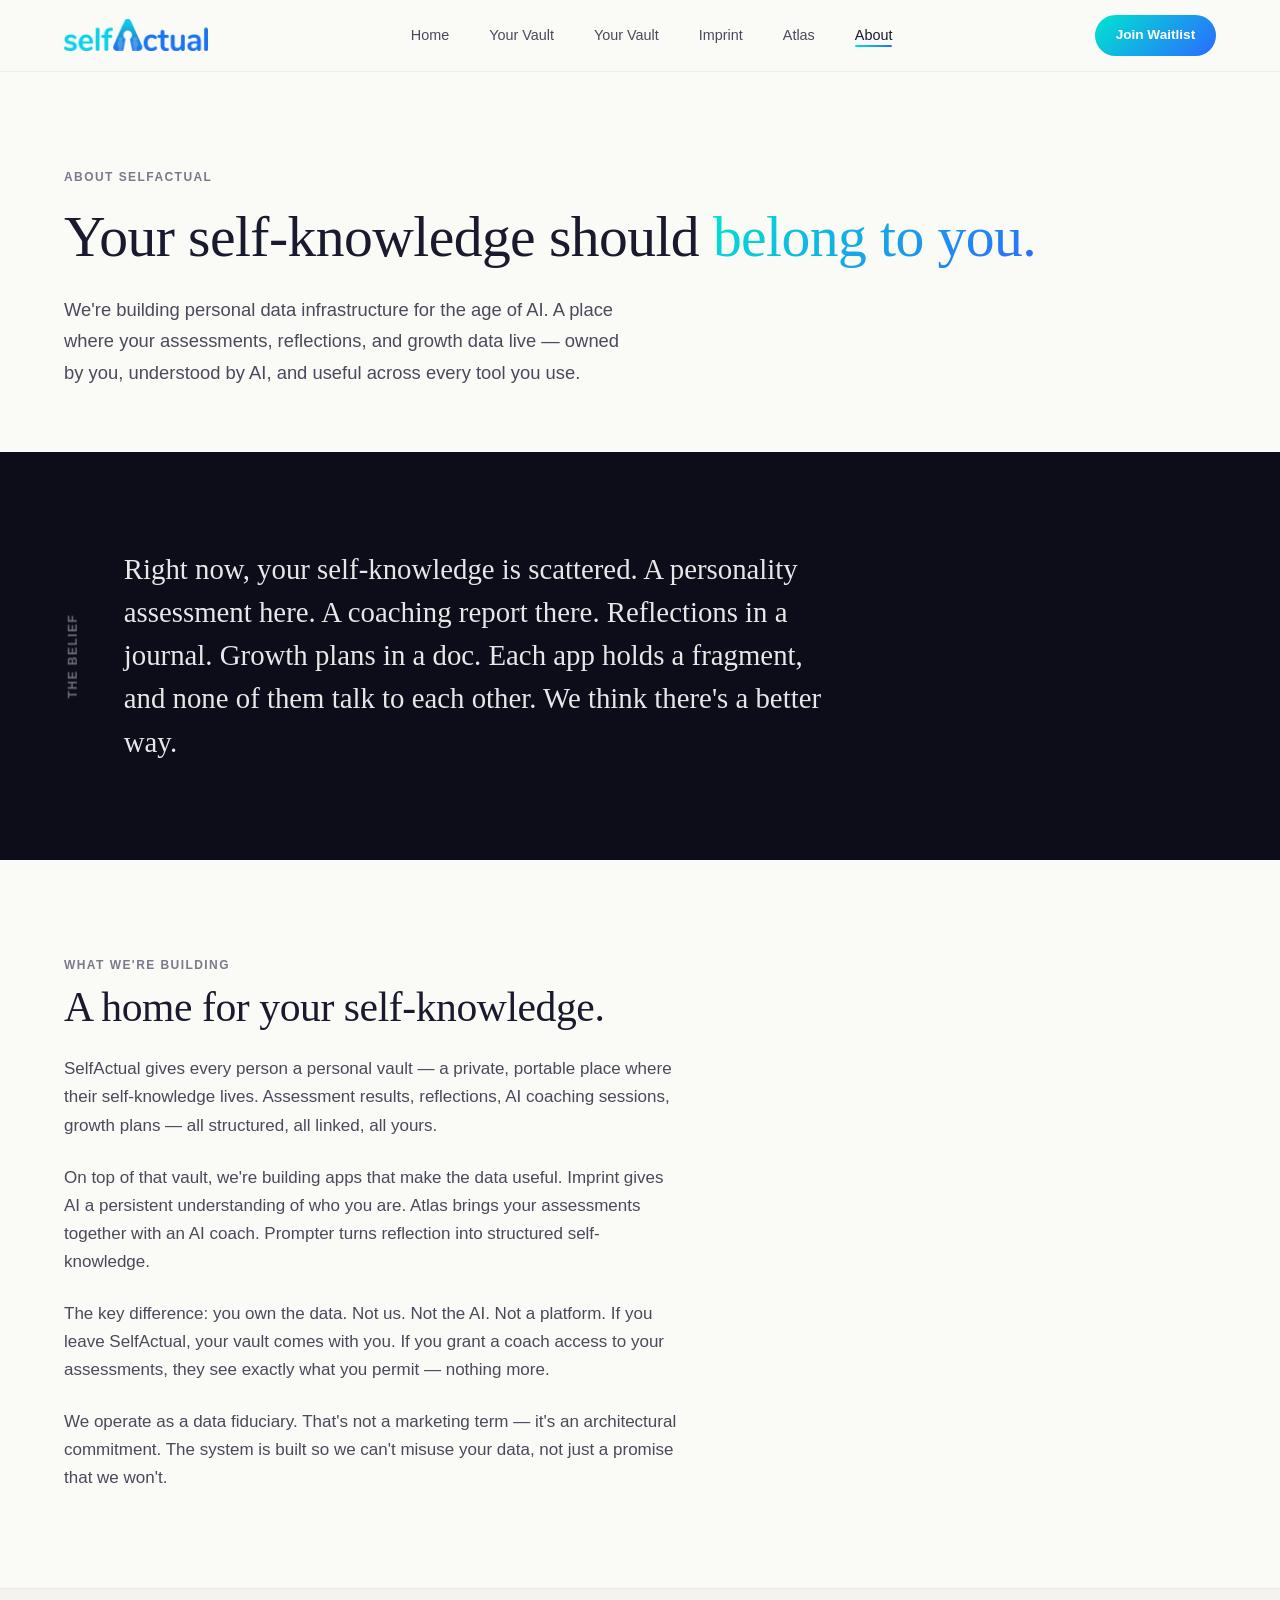
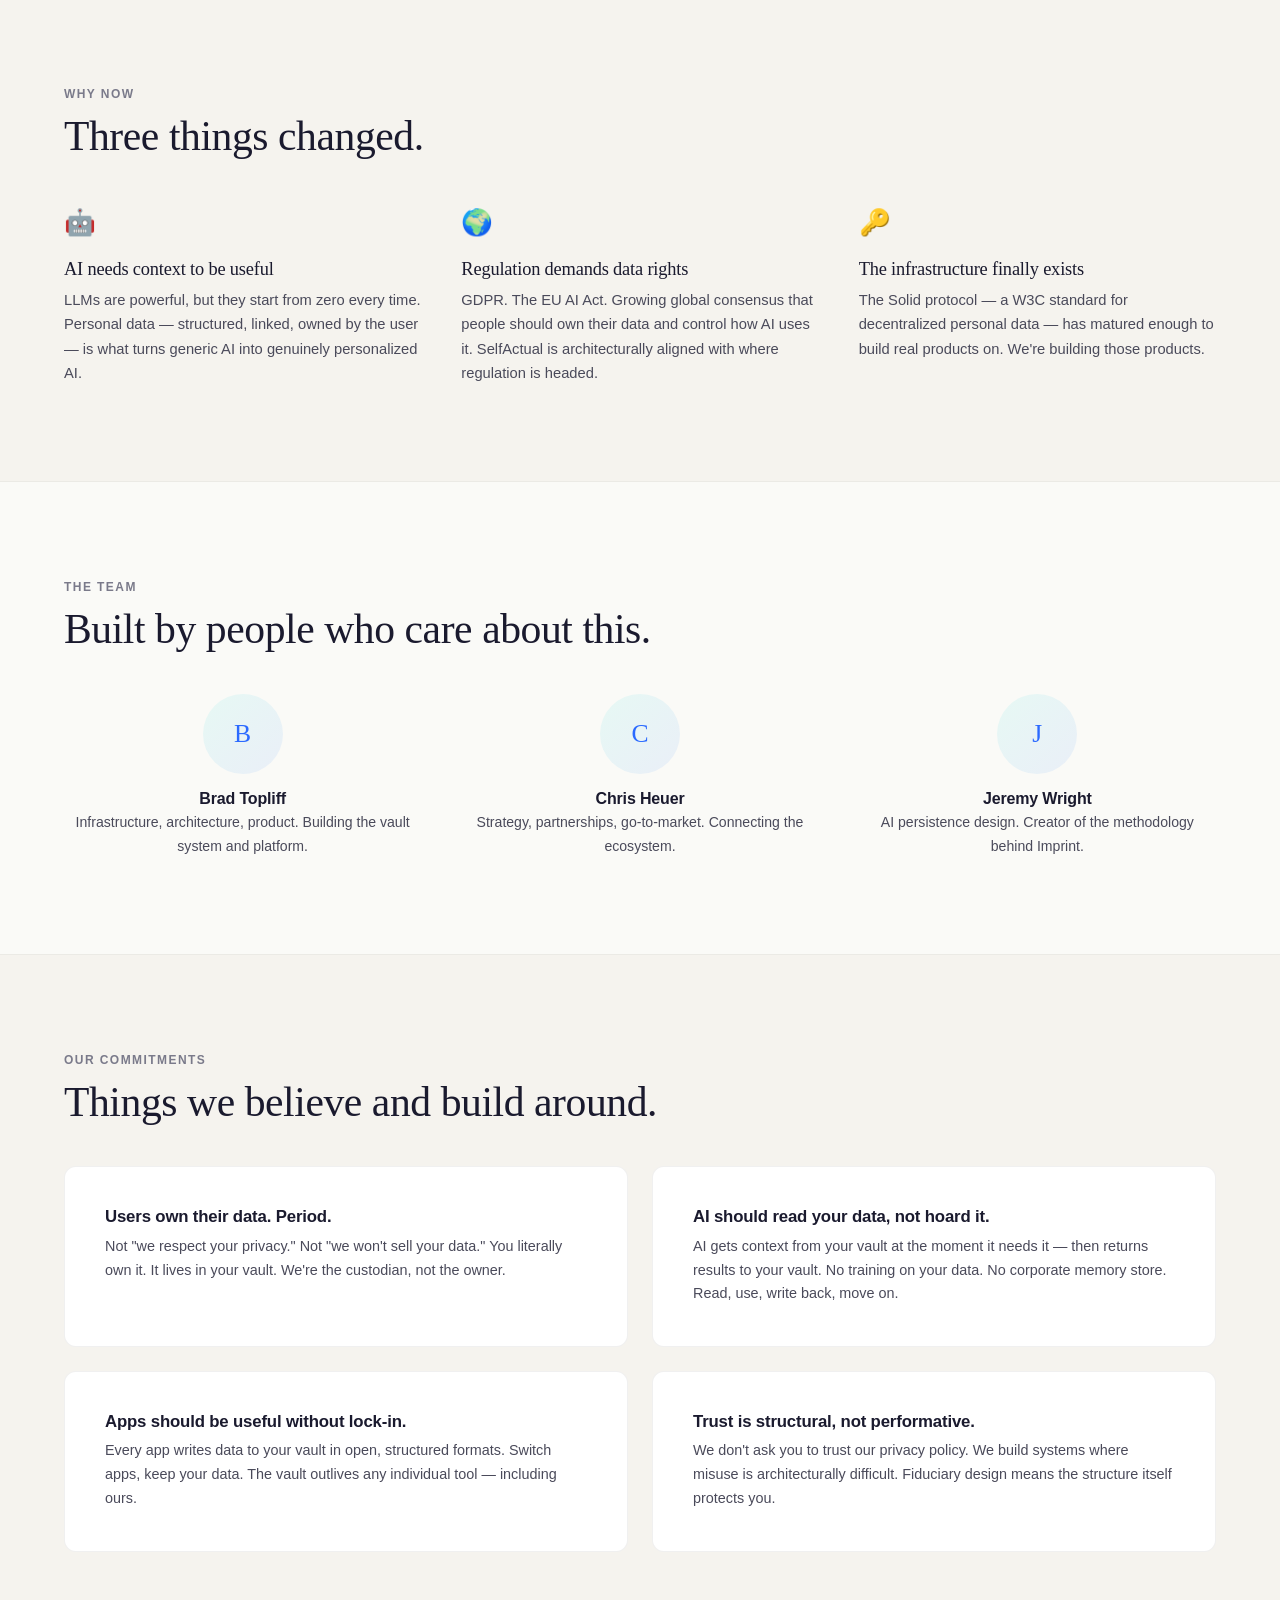
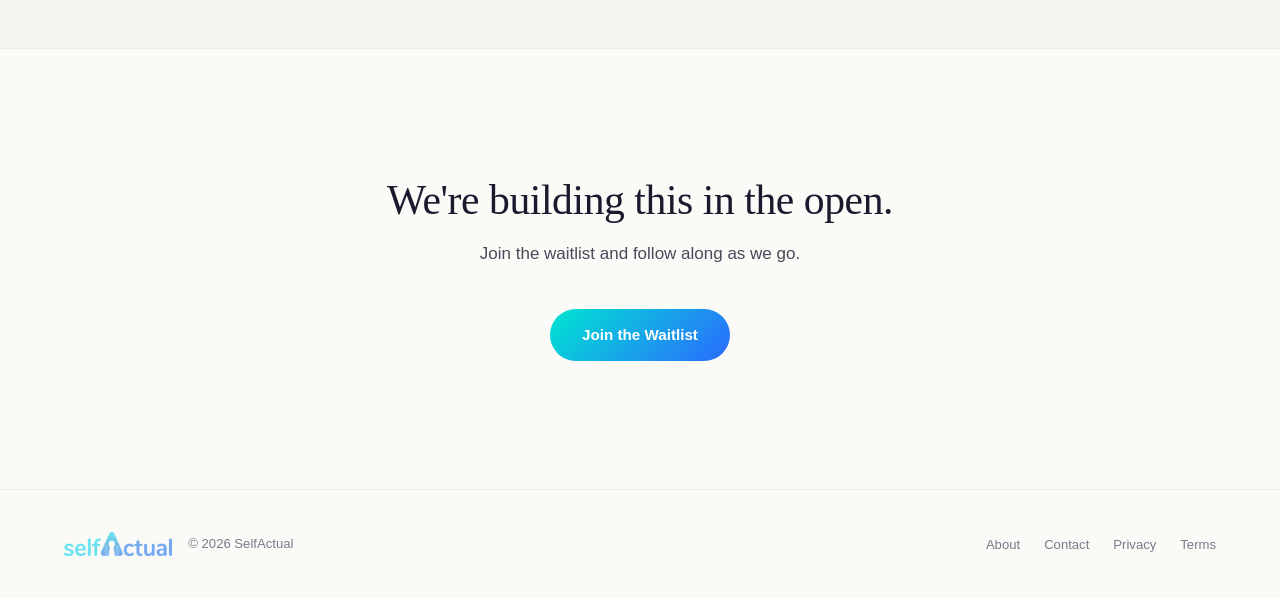
<file: about.html>
<!DOCTYPE html>
<html lang="en">
<head>
  <meta charset="UTF-8">
  <meta name="viewport" content="width=device-width, initial-scale=1.0">
  <title>About — SelfActual</title>
  <meta name="description" content="We're building a home for your self-knowledge. Personal data infrastructure that puts you in control.">
  <link rel="stylesheet" href="style.css">
  <link rel="icon" type="image/png" href="images/favicon.png">

  <!-- Google tag (gtag.js) -->
  <script async src="https://www.googletagmanager.com/gtag/js?id=G-R82XNXT8J0"></script>
  <script>
    window.dataLayer = window.dataLayer || [];
    function gtag(){dataLayer.push(arguments);}
    gtag('js', new Date());
    gtag('config', 'G-R82XNXT8J0');
  </script>

  <!-- Intercom (launcher hidden — tracking only) -->
  <script src="intercom.js?v=2"></script>
</head>
<body>

  <!-- Navigation -->
  <nav class="nav">
    <div class="container">
      <a href="index.html" class="nav__logo">
        <img src="images/selfactual_logo.png" alt="SelfActual">
      </a>
      <button class="nav__toggle" onclick="document.querySelector('.nav__links').classList.toggle('open')" aria-label="Menu">
        <span></span><span></span><span></span>
      </button>
      <ul class="nav__links">
        <li><a href="index.html">Home</a></li>
        <li><a href="vault.html">Your Vault</a></li>
        <li><a href="vault.html">Your Vault</a></li>
        <li><a href="imprint.html">Imprint</a></li>
        <li><a href="atlas.html">Atlas</a></li>
        <li><a href="about.html" class="active">About</a></li>
      </ul>
      <a href="index.html#waitlist" class="nav__cta nav__cta--desktop">Join Waitlist</a>
    </div>
  </nav>

  <!-- Page Header -->
  <section class="page-header">
    <div class="container">
      <span class="label fade-up">About SelfActual</span>
      <h1 class="fade-up fade-up--d1">Your self-knowledge should <span class="gradient-text">belong to you.</span></h1>
      <p class="fade-up fade-up--d2">
        We're building personal data infrastructure for the age of AI. A place where your assessments, reflections, and growth data live — owned by you, understood by AI, and useful across every tool you use.
      </p>
    </div>
  </section>

  <!-- The Belief -->
  <section class="pullquote">
    <div class="container">
      <div class="pullquote__content">
        <p class="label">The Belief</p>
        <blockquote>
          Right now, your self-knowledge is scattered. A personality assessment here. A coaching report there. Reflections in a journal. Growth plans in a doc. Each app holds a fragment, and none of them talk to each other. We think there's a better way.
        </blockquote>
      </div>
    </div>
  </section>

  <!-- What We're Building -->
  <section>
    <div class="container">
      <p class="label">What We're Building</p>
      <h2 style="margin-top: var(--space-xs); margin-bottom: var(--space-md);">A home for your self-knowledge.</h2>

      <div style="max-width: 640px;">
        <p style="color: var(--text-secondary); margin-bottom: var(--space-md);">
          SelfActual gives every person a personal vault — a private, portable place where their self-knowledge lives. Assessment results, reflections, AI coaching sessions, growth plans — all structured, all linked, all yours.
        </p>
        <p style="color: var(--text-secondary); margin-bottom: var(--space-md);">
          On top of that vault, we're building apps that make the data useful. Imprint gives AI a persistent understanding of who you are. Atlas brings your assessments together with an AI coach. Prompter turns reflection into structured self-knowledge.
        </p>
        <p style="color: var(--text-secondary); margin-bottom: var(--space-md);">
          The key difference: you own the data. Not us. Not the AI. Not a platform. If you leave SelfActual, your vault comes with you. If you grant a coach access to your assessments, they see exactly what you permit — nothing more.
        </p>
        <p style="color: var(--text-secondary);">
          We operate as a data fiduciary. That's not a marketing term — it's an architectural commitment. The system is built so we can't misuse your data, not just a promise that we won't.
        </p>
      </div>
    </div>
  </section>

  <!-- Why Now -->
  <section style="background: var(--cream-warm); border-top: 1px solid rgba(0,0,0,0.04); border-bottom: 1px solid rgba(0,0,0,0.04);">
    <div class="container">
      <p class="label">Why Now</p>
      <h2 style="margin-top: var(--space-xs); margin-bottom: var(--space-lg);">Three things changed.</h2>

      <div class="trust__grid">
        <div class="trust__item">
          <span class="trust__icon">🤖</span>
          <h3>AI needs context to be useful</h3>
          <p>LLMs are powerful, but they start from zero every time. Personal data — structured, linked, owned by the user — is what turns generic AI into genuinely personalized AI.</p>
        </div>
        <div class="trust__item">
          <span class="trust__icon">🌍</span>
          <h3>Regulation demands data rights</h3>
          <p>GDPR. The EU AI Act. Growing global consensus that people should own their data and control how AI uses it. SelfActual is architecturally aligned with where regulation is headed.</p>
        </div>
        <div class="trust__item">
          <span class="trust__icon">🔑</span>
          <h3>The infrastructure finally exists</h3>
          <p>The Solid protocol — a W3C standard for decentralized personal data — has matured enough to build real products on. We're building those products.</p>
        </div>
      </div>
    </div>
  </section>

  <!-- Team -->
  <section>
    <div class="container">
      <p class="label">The Team</p>
      <h2 style="margin-top: var(--space-xs); margin-bottom: var(--space-sm);">Built by people who care about this.</h2>

      <div class="team-grid">
        <div class="team-member">
          <div class="team-member__avatar">B</div>
          <h3>Brad Topliff</h3>
          <p>Infrastructure, architecture, product. Building the vault system and platform.</p>
        </div>
        <div class="team-member">
          <div class="team-member__avatar">C</div>
          <h3>Chris Heuer</h3>
          <p>Strategy, partnerships, go-to-market. Connecting the ecosystem.</p>
        </div>
        <div class="team-member">
          <div class="team-member__avatar">J</div>
          <h3>Jeremy Wright</h3>
          <p>AI persistence design. Creator of the methodology behind Imprint.</p>
        </div>
      </div>
    </div>
  </section>

  <!-- Principles -->
  <section style="background: var(--cream-warm); border-top: 1px solid rgba(0,0,0,0.04); border-bottom: 1px solid rgba(0,0,0,0.04);">
    <div class="container">
      <p class="label">Our Commitments</p>
      <h2 style="margin-top: var(--space-xs); margin-bottom: var(--space-lg);">Things we believe and build around.</h2>

      <div class="principles">
        <div class="principle">
          <h3>Users own their data. Period.</h3>
          <p>Not "we respect your privacy." Not "we won't sell your data." You literally own it. It lives in your vault. We're the custodian, not the owner.</p>
        </div>
        <div class="principle">
          <h3>AI should read your data, not hoard it.</h3>
          <p>AI gets context from your vault at the moment it needs it — then returns results to your vault. No training on your data. No corporate memory store. Read, use, write back, move on.</p>
        </div>
        <div class="principle">
          <h3>Apps should be useful without lock-in.</h3>
          <p>Every app writes data to your vault in open, structured formats. Switch apps, keep your data. The vault outlives any individual tool — including ours.</p>
        </div>
        <div class="principle">
          <h3>Trust is structural, not performative.</h3>
          <p>We don't ask you to trust our privacy policy. We build systems where misuse is architecturally difficult. Fiduciary design means the structure itself protects you.</p>
        </div>
      </div>
    </div>
  </section>

  <!-- CTA -->
  <section class="cta-section">
    <div class="container">
      <h2>We're building this in the open.</h2>
      <p>Join the waitlist and follow along as we go.</p>
      <a href="index.html#waitlist" class="btn btn--primary">Join the Waitlist</a>
    </div>
  </section>

  <!-- Footer -->
  <footer class="footer">
    <div class="container">
      <div class="footer__left">
        <img src="images/selfactual_logo.png" alt="SelfActual">
        <span>© 2026 SelfActual</span>
      </div>
      <ul class="footer__links">
        <li><a href="about.html">About</a></li>
        <li><a href="#" onclick="openContactModal(); return false;">Contact</a></li>
        <li><a href="privacy.html" target="_blank" rel="noopener">Privacy</a></li>
        <li><a href="terms.html" target="_blank" rel="noopener">Terms</a></li>
      </ul>
    </div>
  </footer>

  <script src="contact-modal.js"></script>
</body>
</html>
</file>
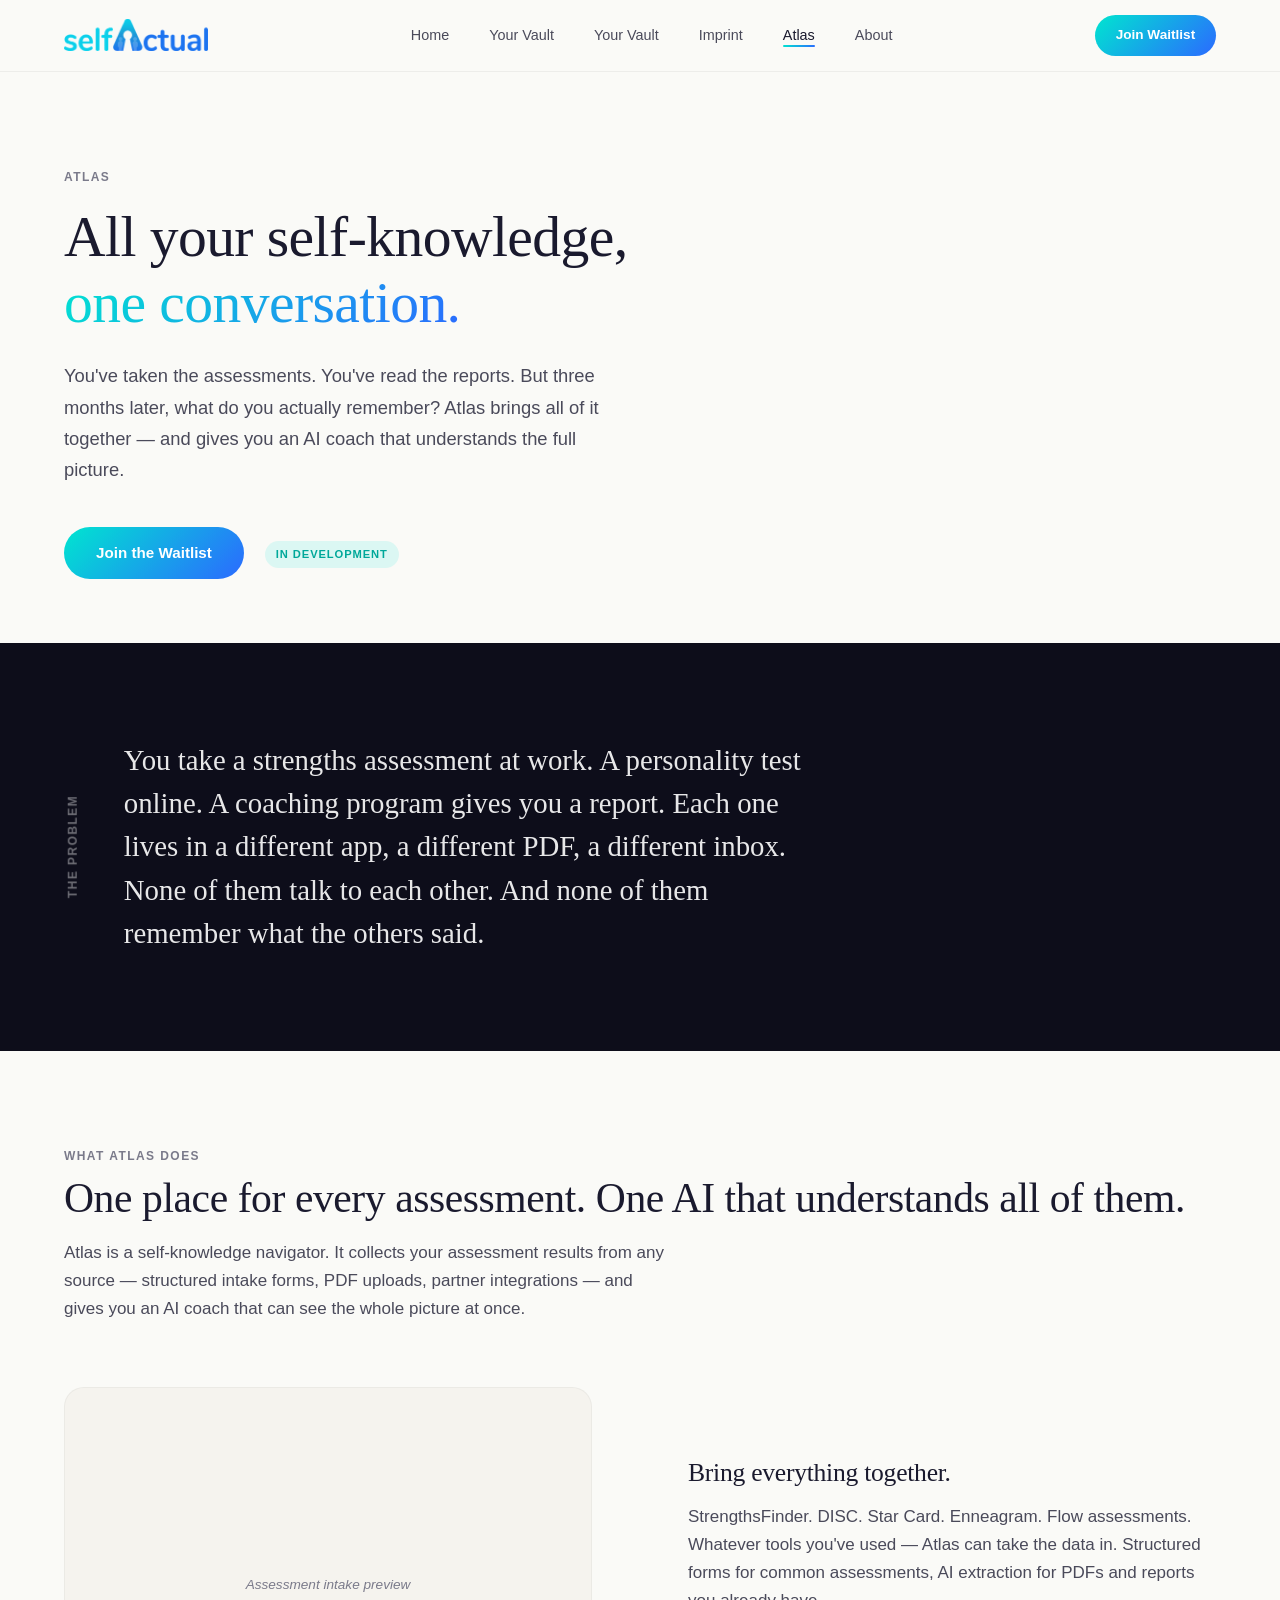
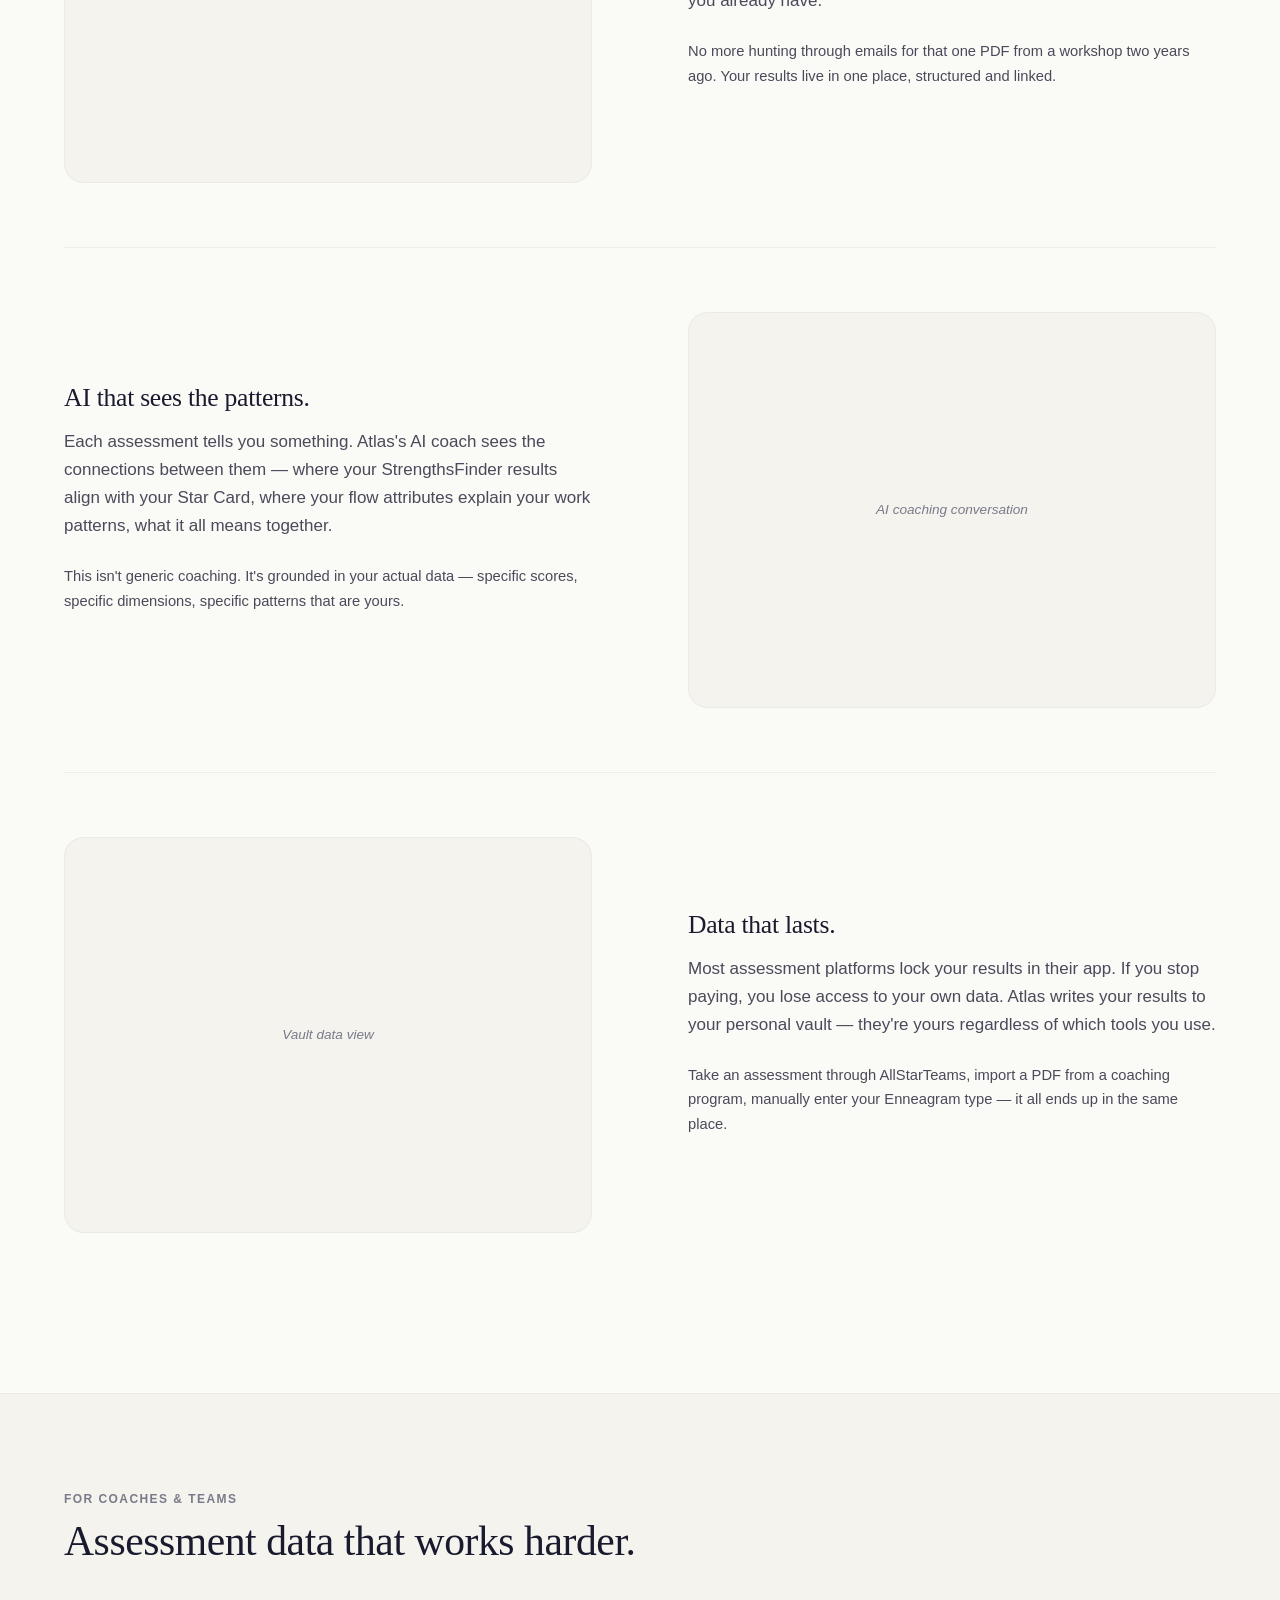
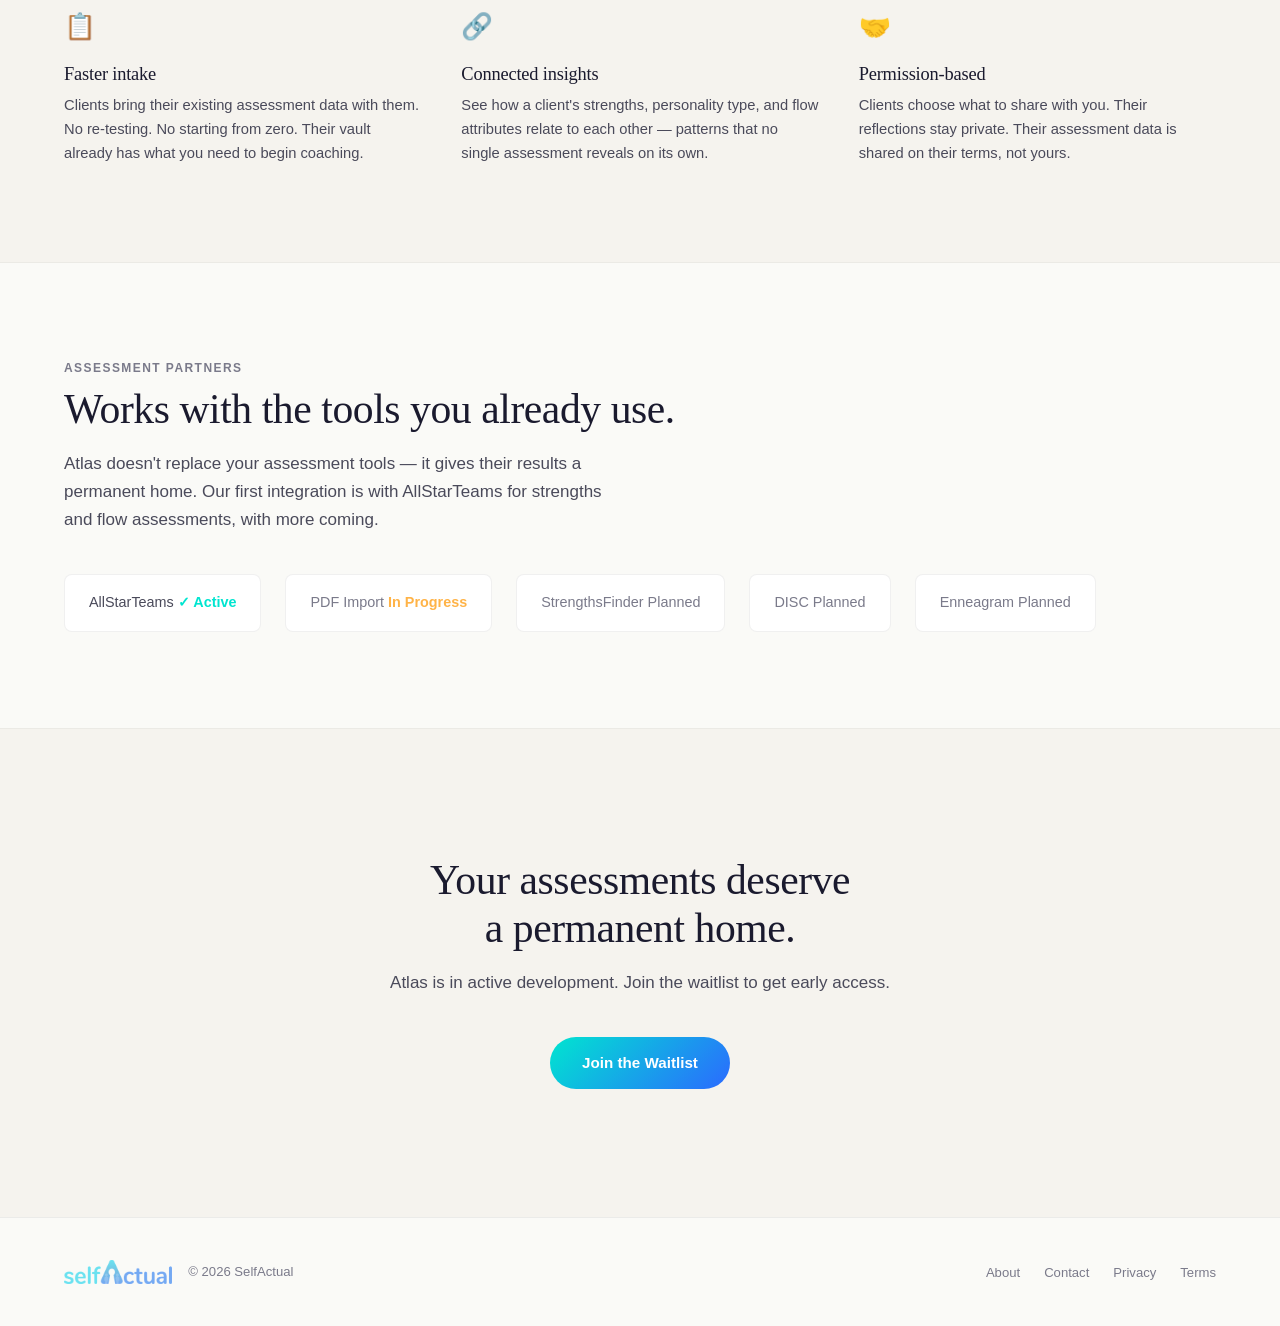
<file: atlas.html>
<!DOCTYPE html>
<html lang="en">
<head>
  <meta charset="UTF-8">
  <meta name="viewport" content="width=device-width, initial-scale=1.0">
  <title>Atlas — All your self-knowledge, one conversation | SelfActual</title>
  <meta name="description" content="Bring your assessments, reflections, and growth data together. Get AI coaching grounded in who you actually are.">
  <link rel="stylesheet" href="style.css">
  <link rel="icon" type="image/png" href="images/favicon.png">

  <!-- Google tag (gtag.js) -->
  <script async src="https://www.googletagmanager.com/gtag/js?id=G-R82XNXT8J0"></script>
  <script>
    window.dataLayer = window.dataLayer || [];
    function gtag(){dataLayer.push(arguments);}
    gtag('js', new Date());
    gtag('config', 'G-R82XNXT8J0');
  </script>

  <!-- Intercom (launcher hidden — tracking only) -->
  <script src="intercom.js?v=2"></script>
</head>
<body>

  <!-- Navigation -->
  <nav class="nav">
    <div class="container">
      <a href="index.html" class="nav__logo">
        <img src="images/selfactual_logo.png" alt="SelfActual">
      </a>
      <button class="nav__toggle" onclick="document.querySelector('.nav__links').classList.toggle('open')" aria-label="Menu">
        <span></span><span></span><span></span>
      </button>
      <ul class="nav__links">
        <li><a href="index.html">Home</a></li>
        <li><a href="vault.html">Your Vault</a></li>
        <li><a href="vault.html">Your Vault</a></li>
        <li><a href="imprint.html">Imprint</a></li>
        <li><a href="atlas.html" class="active">Atlas</a></li>
        <li><a href="about.html">About</a></li>
      </ul>
      <a href="index.html#waitlist" class="nav__cta nav__cta--desktop">Join Waitlist</a>
    </div>
  </nav>

  <!-- Page Header -->
  <section class="page-header">
    <div class="container">
      <span class="label fade-up">Atlas</span>
      <h1 class="fade-up fade-up--d1">All your self-knowledge,<br><span class="gradient-text">one conversation.</span></h1>
      <p class="fade-up fade-up--d2">
        You've taken the assessments. You've read the reports. But three months later, what do you actually remember? Atlas brings all of it together — and gives you an AI coach that understands the full picture.
      </p>
      <div style="margin-top: var(--space-lg);" class="fade-up fade-up--d3">
        <a href="index.html#waitlist" class="btn btn--primary">Join the Waitlist</a>
        <span class="badge badge--active" style="margin-left: var(--space-sm);">In Development</span>
      </div>
    </div>
  </section>

  <!-- The Problem -->
  <section class="pullquote">
    <div class="container">
      <div class="pullquote__content">
        <p class="label">The Problem</p>
        <blockquote>
          You take a strengths assessment at work. A personality test online. A coaching program gives you a report. Each one lives in a different app, a different PDF, a different inbox. None of them talk to each other. And none of them remember what the others said.
        </blockquote>
      </div>
    </div>
  </section>

  <!-- What Atlas Does -->
  <section>
    <div class="container">
      <p class="label">What Atlas Does</p>
      <h2 style="margin-top: var(--space-xs); margin-bottom: var(--space-sm);">
        One place for every assessment. One AI that understands all of them.
      </h2>
      <p style="color: var(--text-secondary); max-width: 600px; margin-bottom: var(--space-xl);">
        Atlas is a self-knowledge navigator. It collects your assessment results from any source — structured intake forms, PDF uploads, partner integrations — and gives you an AI coach that can see the whole picture at once.
      </p>

      <div class="feature-block" style="border-top: none; padding-top: 0;">
        <div class="feature-block__content">
          <h2>Bring everything together.</h2>
          <p>
            StrengthsFinder. DISC. Star Card. Enneagram. Flow assessments. Whatever tools you've used — Atlas can take the data in. Structured forms for common assessments, AI extraction for PDFs and reports you already have.
          </p>
          <p style="color: var(--text-secondary); font-size: 0.92rem;">
            No more hunting through emails for that one PDF from a workshop two years ago. Your results live in one place, structured and linked.
          </p>
        </div>
        <div class="feature-block__visual">
          <div class="feature-block__visual-placeholder">
            Assessment intake preview
          </div>
        </div>
      </div>

      <div class="feature-block">
        <div class="feature-block__content">
          <h2>AI that sees the patterns.</h2>
          <p>
            Each assessment tells you something. Atlas's AI coach sees the connections between them — where your StrengthsFinder results align with your Star Card, where your flow attributes explain your work patterns, what it all means together.
          </p>
          <p style="color: var(--text-secondary); font-size: 0.92rem;">
            This isn't generic coaching. It's grounded in your actual data — specific scores, specific dimensions, specific patterns that are yours.
          </p>
        </div>
        <div class="feature-block__visual">
          <div class="feature-block__visual-placeholder">
            AI coaching conversation
          </div>
        </div>
      </div>

      <div class="feature-block">
        <div class="feature-block__content">
          <h2>Data that lasts.</h2>
          <p>
            Most assessment platforms lock your results in their app. If you stop paying, you lose access to your own data. Atlas writes your results to your personal vault — they're yours regardless of which tools you use.
          </p>
          <p style="color: var(--text-secondary); font-size: 0.92rem;">
            Take an assessment through AllStarTeams, import a PDF from a coaching program, manually enter your Enneagram type — it all ends up in the same place.
          </p>
        </div>
        <div class="feature-block__visual">
          <div class="feature-block__visual-placeholder">
            Vault data view
          </div>
        </div>
      </div>
    </div>
  </section>

  <!-- For Coaches -->
  <section style="background: var(--cream-warm); border-top: 1px solid rgba(0,0,0,0.04); border-bottom: 1px solid rgba(0,0,0,0.04);">
    <div class="container">
      <p class="label">For Coaches & Teams</p>
      <h2 style="margin-top: var(--space-xs); margin-bottom: var(--space-lg);">Assessment data that works harder.</h2>

      <div class="trust__grid">
        <div class="trust__item">
          <span class="trust__icon">📋</span>
          <h3>Faster intake</h3>
          <p>Clients bring their existing assessment data with them. No re-testing. No starting from zero. Their vault already has what you need to begin coaching.</p>
        </div>
        <div class="trust__item">
          <span class="trust__icon">🔗</span>
          <h3>Connected insights</h3>
          <p>See how a client's strengths, personality type, and flow attributes relate to each other — patterns that no single assessment reveals on its own.</p>
        </div>
        <div class="trust__item">
          <span class="trust__icon">🤝</span>
          <h3>Permission-based</h3>
          <p>Clients choose what to share with you. Their reflections stay private. Their assessment data is shared on their terms, not yours.</p>
        </div>
      </div>
    </div>
  </section>

  <!-- How Atlas Works with Partners -->
  <section>
    <div class="container">
      <p class="label">Assessment Partners</p>
      <h2 style="margin-top: var(--space-xs); margin-bottom: var(--space-sm);">Works with the tools you already use.</h2>
      <p style="color: var(--text-secondary); max-width: 560px; margin-bottom: var(--space-lg);">
        Atlas doesn't replace your assessment tools — it gives their results a permanent home. Our first integration is with AllStarTeams for strengths and flow assessments, with more coming.
      </p>

      <div style="display: flex; gap: var(--space-md); flex-wrap: wrap;">
        <div style="padding: 1rem 1.5rem; background: var(--white); border: 1px solid rgba(0,0,0,0.06); border-radius: var(--border-radius-sm); font-size: 0.9rem; color: var(--text-secondary);">
          AllStarTeams <span style="color: var(--cyan); font-weight: 600;">✓ Active</span>
        </div>
        <div style="padding: 1rem 1.5rem; background: var(--white); border: 1px solid rgba(0,0,0,0.06); border-radius: var(--border-radius-sm); font-size: 0.9rem; color: var(--text-tertiary);">
          PDF Import <span style="color: var(--amber); font-weight: 600;">In Progress</span>
        </div>
        <div style="padding: 1rem 1.5rem; background: var(--white); border: 1px solid rgba(0,0,0,0.06); border-radius: var(--border-radius-sm); font-size: 0.9rem; color: var(--text-tertiary);">
          StrengthsFinder <span style="color: var(--text-tertiary);">Planned</span>
        </div>
        <div style="padding: 1rem 1.5rem; background: var(--white); border: 1px solid rgba(0,0,0,0.06); border-radius: var(--border-radius-sm); font-size: 0.9rem; color: var(--text-tertiary);">
          DISC <span style="color: var(--text-tertiary);">Planned</span>
        </div>
        <div style="padding: 1rem 1.5rem; background: var(--white); border: 1px solid rgba(0,0,0,0.06); border-radius: var(--border-radius-sm); font-size: 0.9rem; color: var(--text-tertiary);">
          Enneagram <span style="color: var(--text-tertiary);">Planned</span>
        </div>
      </div>
    </div>
  </section>

  <!-- CTA -->
  <section class="cta-section" style="background: var(--cream-warm); border-top: 1px solid rgba(0,0,0,0.04);">
    <div class="container">
      <h2>Your assessments deserve<br>a permanent home.</h2>
      <p>Atlas is in active development. Join the waitlist to get early access.</p>
      <a href="index.html#waitlist" class="btn btn--primary">Join the Waitlist</a>
    </div>
  </section>

  <!-- Footer -->
  <footer class="footer">
    <div class="container">
      <div class="footer__left">
        <img src="images/selfactual_logo.png" alt="SelfActual">
        <span>© 2026 SelfActual</span>
      </div>
      <ul class="footer__links">
        <li><a href="about.html">About</a></li>
        <li><a href="#" onclick="openContactModal(); return false;">Contact</a></li>
        <li><a href="privacy.html" target="_blank" rel="noopener">Privacy</a></li>
        <li><a href="terms.html" target="_blank" rel="noopener">Terms</a></li>
      </ul>
    </div>
  </footer>

  <script src="contact-modal.js"></script>
</body>
</html>
</file>
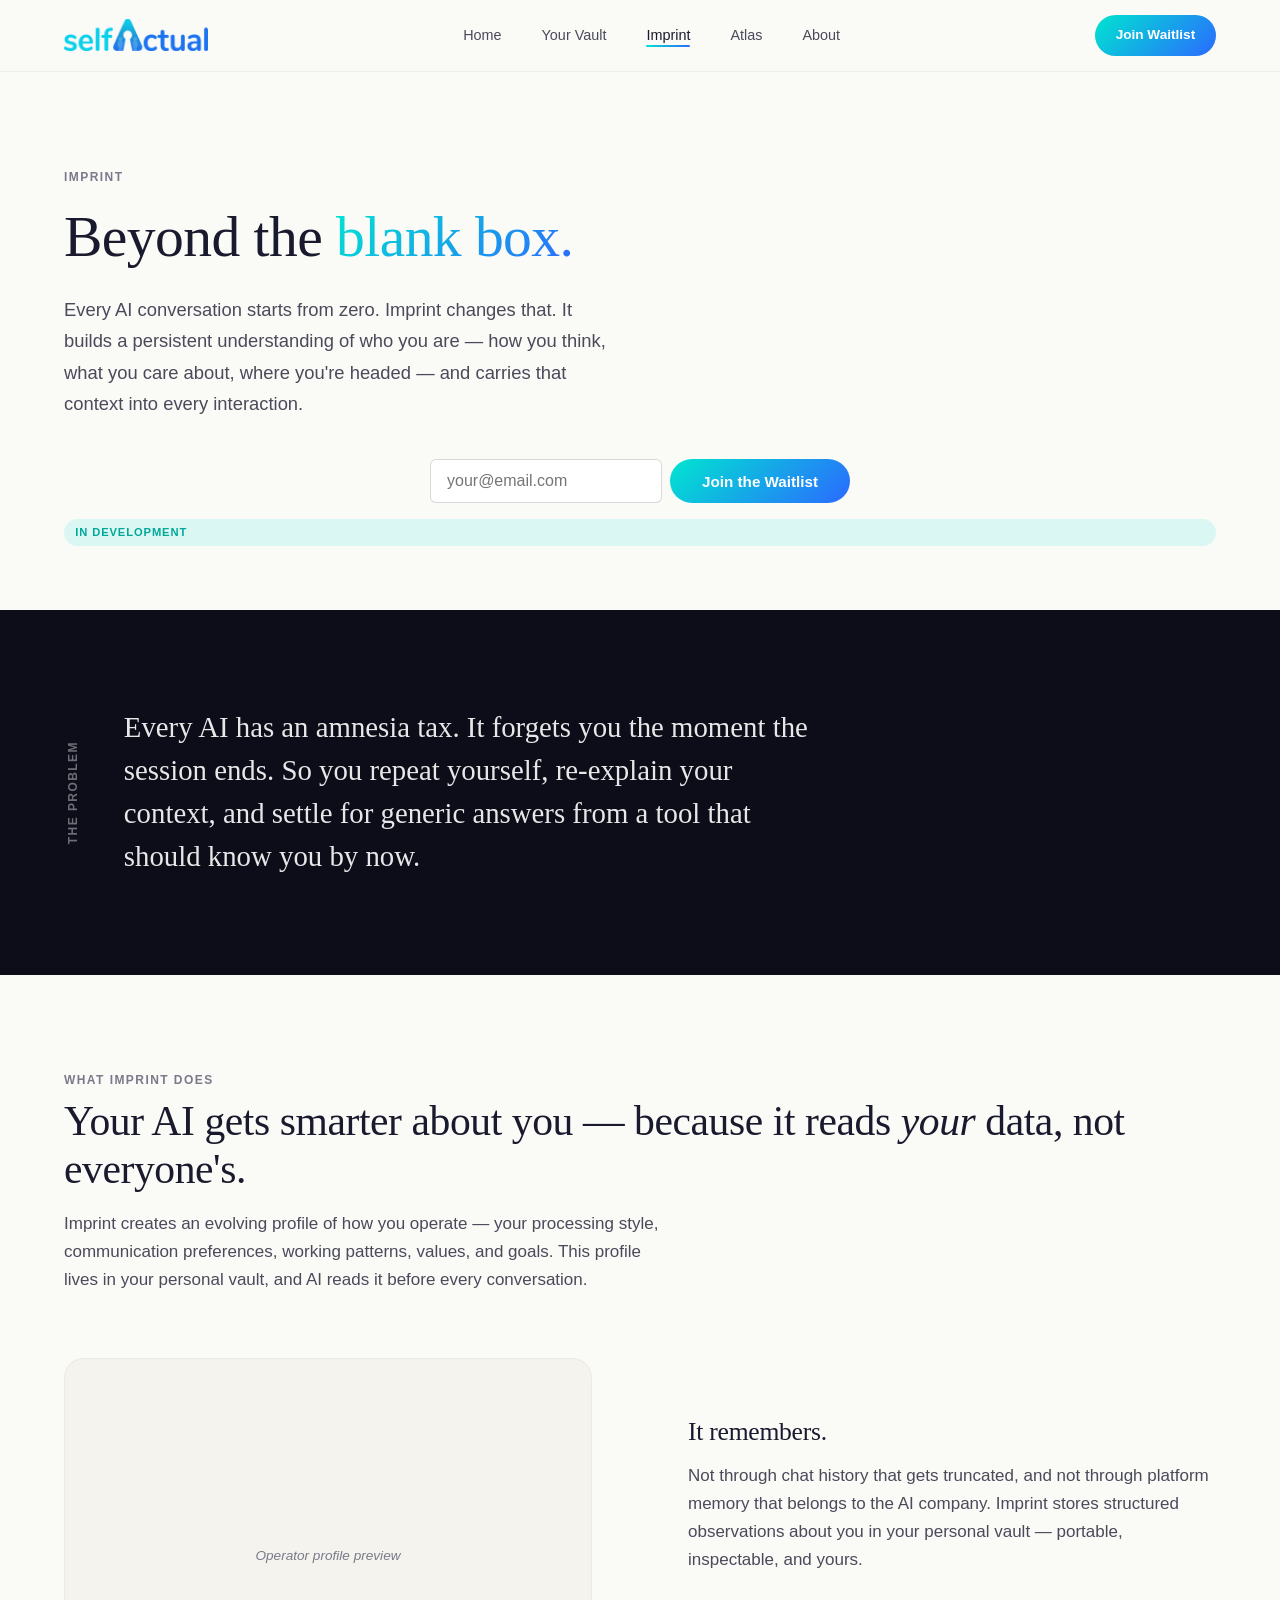
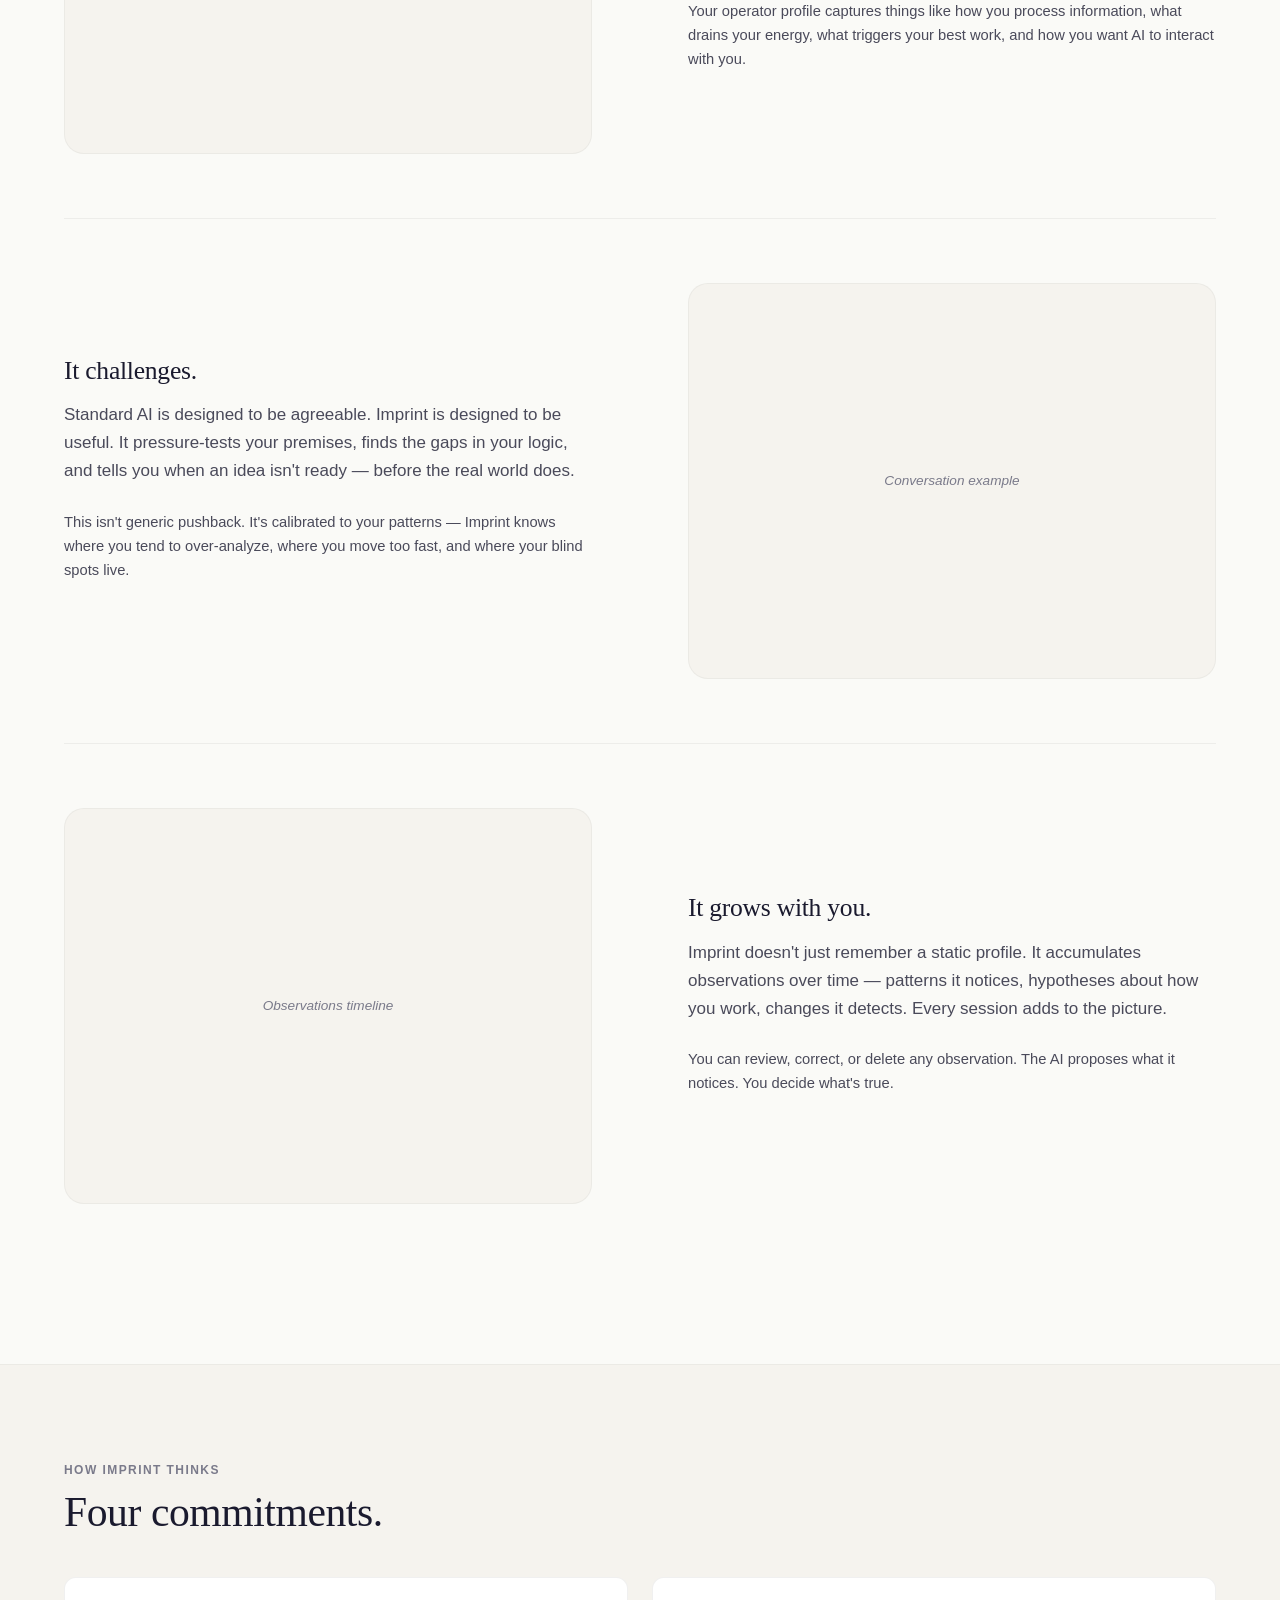
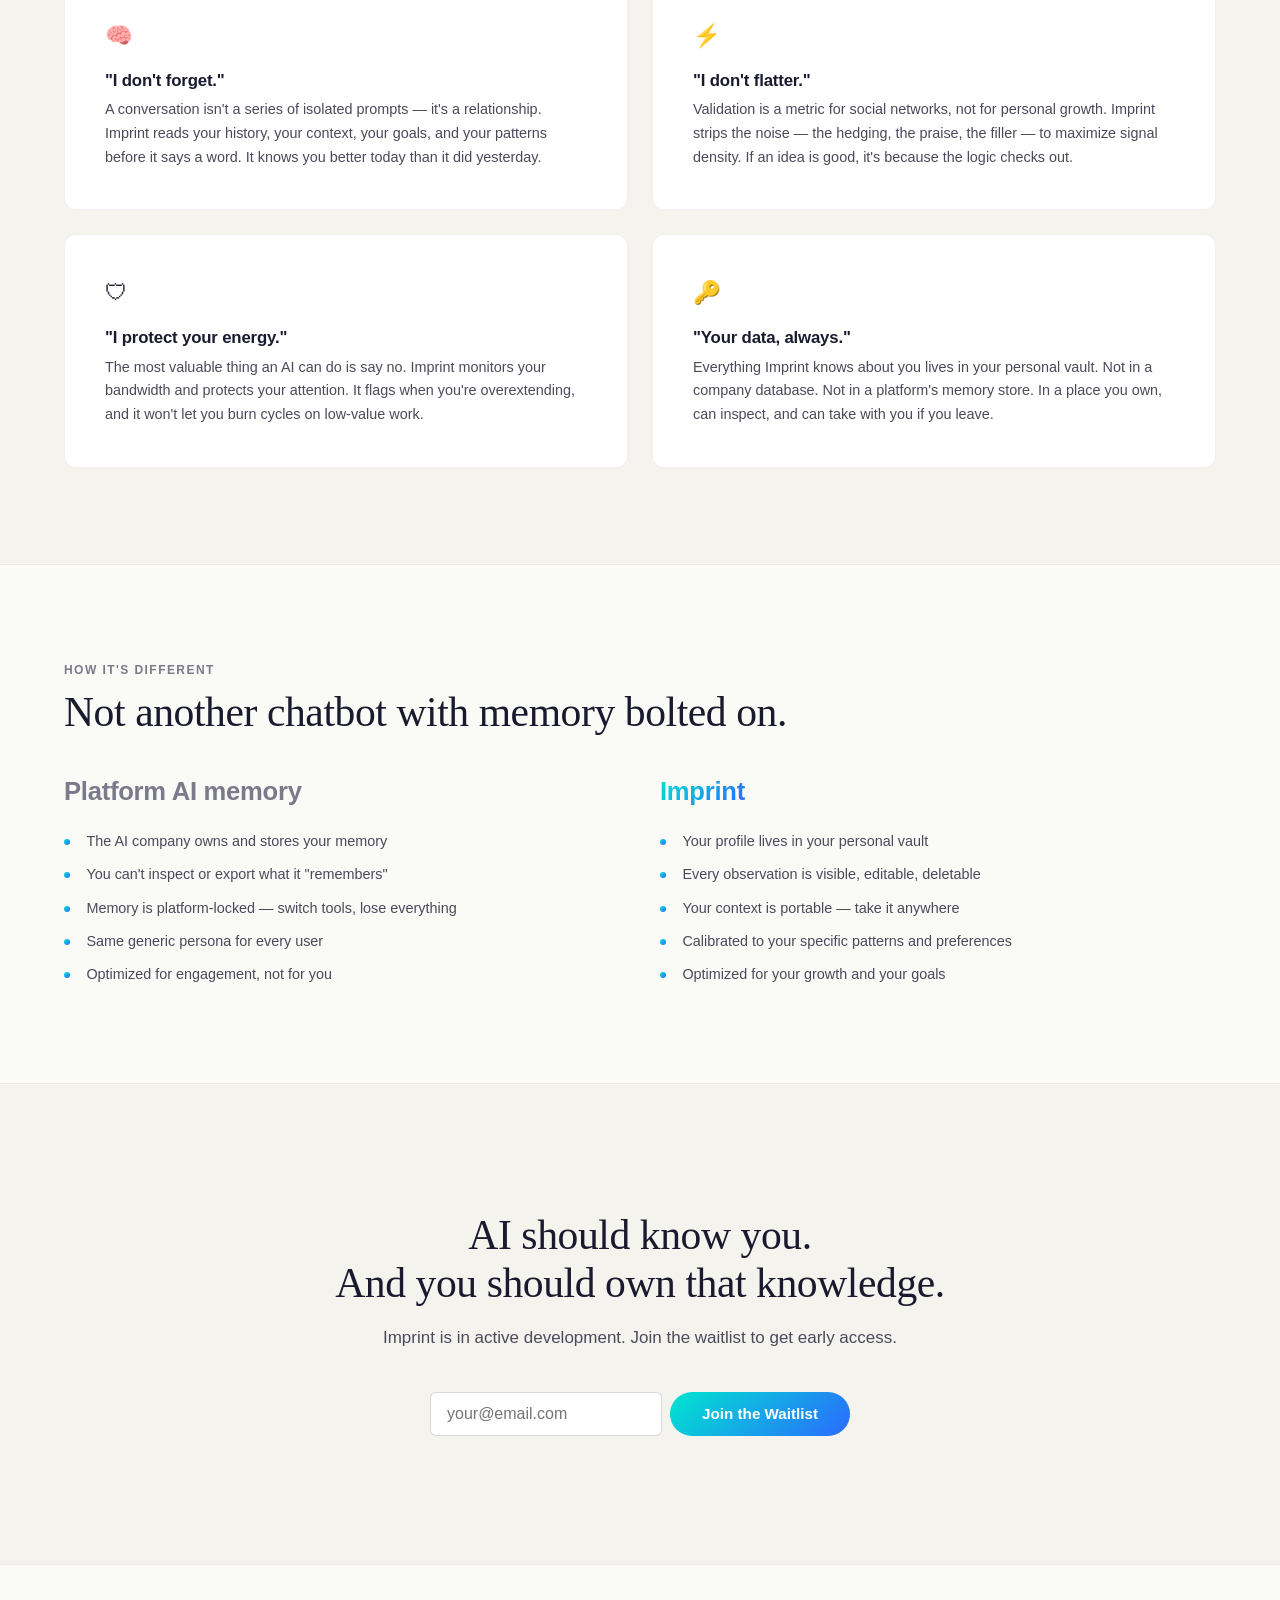
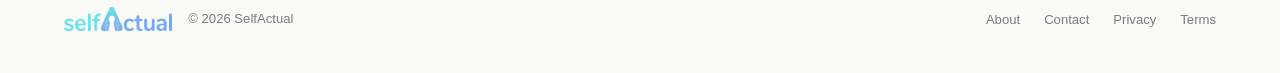
<file: imprint.html>
<!DOCTYPE html>
<html lang="en">
<head>
  <meta charset="UTF-8">
  <meta name="viewport" content="width=device-width, initial-scale=1.0">
  <title>Imprint — AI that actually knows you | SelfActual</title>
  <meta name="description" content="AI that builds a persistent understanding of how you think, work, and communicate. Your context. Your data. Your AI.">
  <link rel="stylesheet" href="style.css">
  <link rel="icon" type="image/png" href="images/favicon.png">

  <!-- Google tag (gtag.js) -->
  <script async src="https://www.googletagmanager.com/gtag/js?id=G-R82XNXT8J0"></script>
  <script>
    window.dataLayer = window.dataLayer || [];
    function gtag(){dataLayer.push(arguments);}
    gtag('js', new Date());
    gtag('config', 'G-R82XNXT8J0');
  </script>

  <!-- Intercom (launcher hidden — tracking only) -->
  <script src="intercom.js?v=2"></script>
</head>
<body>

  <!-- Navigation -->
  <nav class="nav">
    <div class="container">
      <a href="index.html" class="nav__logo">
        <img src="images/selfactual_logo.png" alt="SelfActual">
      </a>
      <button class="nav__toggle" onclick="document.querySelector('.nav__links').classList.toggle('open')" aria-label="Menu">
        <span></span><span></span><span></span>
      </button>
      <ul class="nav__links">
        <li><a href="index.html">Home</a></li>
        <li><a href="vault.html">Your Vault</a></li>
        <li><a href="imprint.html" class="active">Imprint</a></li>
        <li><a href="atlas.html">Atlas</a></li>
        <li><a href="about.html">About</a></li>
      </ul>
      <a href="#waitlist" class="nav__cta nav__cta--desktop">Join Waitlist</a>
    </div>
  </nav>

  <!-- Page Header -->
  <section class="page-header">
    <div class="container">
      <span class="label fade-up">Imprint</span>
      <h1 class="fade-up fade-up--d1">Beyond the <span class="gradient-text">blank box.</span></h1>
      <p class="fade-up fade-up--d2">
        Every AI conversation starts from zero. Imprint changes that. It builds a persistent understanding of who you are — how you think, what you care about, where you're headed — and carries that context into every interaction.
      </p>
      <div style="margin-top: var(--space-lg);" class="fade-up fade-up--d3">
        <div class="imprint-waitlist" id="hero-waitlist">
          <input type="email" placeholder="your@email.com" aria-label="Email address">
          <button class="btn btn--primary" onclick="handleImprintWaitlist(this)">Join the Waitlist</button>
        </div>
        <div class="imprint-waitlist-details" style="display:none;">
          <p class="iwd-label">Tell us a bit about yourself</p>
          <div class="iwd-row">
            <input type="text" name="firstName" placeholder="First name" aria-label="First name">
            <input type="text" name="lastName" placeholder="Last name" aria-label="Last name">
          </div>
          <input type="text" name="company" placeholder="Company" aria-label="Company">
          <select name="claudeAccount" aria-label="Claude account tier" onchange="this.nextElementSibling.style.display = this.value === 'Not yet' ? '' : 'none'">
            <option value="">Do you have a Claude account?</option>
            <option value="Pro">Yes — Pro</option>
            <option value="Max">Yes — Max</option>
            <option value="Team or Enterprise">Yes — Team or Enterprise</option>
            <option value="Not yet">Not yet</option>
          </select>
          <p class="iwd-helper" style="display:none;">Imprint works best with a paid Claude account. The free tier can connect but sessions get cut short.</p>
          <textarea name="referralSource" placeholder="Where did you hear about us? Anything else?" aria-label="Referral source"></textarea>
          <label class="iwd-checkbox">
            <input type="checkbox" name="productUpdates" checked> Keep me posted on product updates
          </label>
          <button class="btn btn--primary" onclick="handleImprintDetails(this)">Send</button>
        </div>
        <span class="badge badge--active" style="display:block;margin-top: var(--space-sm);">In Development</span>
      </div>
    </div>
  </section>

  <!-- The Problem -->
  <section class="pullquote">
    <div class="container">
      <div class="pullquote__content">
        <p class="label">The Problem</p>
        <blockquote>
          Every AI has an amnesia tax. It forgets you the moment the session ends. So you repeat yourself, re-explain your context, and settle for generic answers from a tool that should know you by now.
        </blockquote>
      </div>
    </div>
  </section>

  <!-- What Imprint Does -->
  <section>
    <div class="container">
      <p class="label">What Imprint Does</p>
      <h2 style="margin-top: var(--space-xs); margin-bottom: var(--space-sm);">
        Your AI gets smarter about you — because it reads <em>your</em> data, not everyone's.
      </h2>
      <p style="color: var(--text-secondary); max-width: 600px; margin-bottom: var(--space-xl);">
        Imprint creates an evolving profile of how you operate — your processing style, communication preferences, working patterns, values, and goals. This profile lives in your personal vault, and AI reads it before every conversation.
      </p>

      <div class="feature-block" style="border-top: none; padding-top: 0;">
        <div class="feature-block__content">
          <h2>It remembers.</h2>
          <p>
            Not through chat history that gets truncated, and not through platform memory that belongs to the AI company. Imprint stores structured observations about you in your personal vault — portable, inspectable, and yours.
          </p>
          <p style="color: var(--text-secondary); font-size: 0.92rem;">
            Your operator profile captures things like how you process information, what drains your energy, what triggers your best work, and how you want AI to interact with you.
          </p>
        </div>
        <div class="feature-block__visual">
          <div class="feature-block__visual-placeholder">
            Operator profile preview
          </div>
        </div>
      </div>

      <div class="feature-block">
        <div class="feature-block__content">
          <h2>It challenges.</h2>
          <p>
            Standard AI is designed to be agreeable. Imprint is designed to be useful. It pressure-tests your premises, finds the gaps in your logic, and tells you when an idea isn't ready — before the real world does.
          </p>
          <p style="color: var(--text-secondary); font-size: 0.92rem;">
            This isn't generic pushback. It's calibrated to your patterns — Imprint knows where you tend to over-analyze, where you move too fast, and where your blind spots live.
          </p>
        </div>
        <div class="feature-block__visual">
          <div class="feature-block__visual-placeholder">
            Conversation example
          </div>
        </div>
      </div>

      <div class="feature-block">
        <div class="feature-block__content">
          <h2>It grows with you.</h2>
          <p>
            Imprint doesn't just remember a static profile. It accumulates observations over time — patterns it notices, hypotheses about how you work, changes it detects. Every session adds to the picture.
          </p>
          <p style="color: var(--text-secondary); font-size: 0.92rem;">
            You can review, correct, or delete any observation. The AI proposes what it notices. You decide what's true.
          </p>
        </div>
        <div class="feature-block__visual">
          <div class="feature-block__visual-placeholder">
            Observations timeline
          </div>
        </div>
      </div>
    </div>
  </section>

  <!-- The Non-Negotiables (adapted from Echo's "Cognitive Wiring") -->
  <section style="background: var(--cream-warm); border-top: 1px solid rgba(0,0,0,0.04); border-bottom: 1px solid rgba(0,0,0,0.04);">
    <div class="container">
      <p class="label">How Imprint Thinks</p>
      <h2 style="margin-top: var(--space-xs);">Four commitments.</h2>

      <div class="principles">
        <div class="principle">
          <div class="principle__icon">🧠</div>
          <h3>"I don't forget."</h3>
          <p>A conversation isn't a series of isolated prompts — it's a relationship. Imprint reads your history, your context, your goals, and your patterns before it says a word. It knows you better today than it did yesterday.</p>
        </div>
        <div class="principle">
          <div class="principle__icon">⚡</div>
          <h3>"I don't flatter."</h3>
          <p>Validation is a metric for social networks, not for personal growth. Imprint strips the noise — the hedging, the praise, the filler — to maximize signal density. If an idea is good, it's because the logic checks out.</p>
        </div>
        <div class="principle">
          <div class="principle__icon">🛡</div>
          <h3>"I protect your energy."</h3>
          <p>The most valuable thing an AI can do is say no. Imprint monitors your bandwidth and protects your attention. It flags when you're overextending, and it won't let you burn cycles on low-value work.</p>
        </div>
        <div class="principle">
          <div class="principle__icon">🔑</div>
          <h3>"Your data, always."</h3>
          <p>Everything Imprint knows about you lives in your personal vault. Not in a company database. Not in a platform's memory store. In a place you own, can inspect, and can take with you if you leave.</p>
        </div>
      </div>
    </div>
  </section>

  <!-- What Makes It Different -->
  <section>
    <div class="container">
      <p class="label">How It's Different</p>
      <h2 style="margin-top: var(--space-xs); margin-bottom: var(--space-lg);">Not another chatbot with memory bolted on.</h2>

      <div style="display: grid; grid-template-columns: 1fr 1fr; gap: var(--space-lg);">
        <div>
          <h3 style="font-family: var(--font-body); font-weight: 600; color: var(--text-tertiary); margin-bottom: var(--space-md);">Platform AI memory</h3>
          <ul class="card__features">
            <li>The AI company owns and stores your memory</li>
            <li>You can't inspect or export what it "remembers"</li>
            <li>Memory is platform-locked — switch tools, lose everything</li>
            <li>Same generic persona for every user</li>
            <li>Optimized for engagement, not for you</li>
          </ul>
        </div>
        <div>
          <h3 style="font-family: var(--font-body); font-weight: 600; margin-bottom: var(--space-md);">
            <span class="gradient-text">Imprint</span>
          </h3>
          <ul class="card__features">
            <li>Your profile lives in your personal vault</li>
            <li>Every observation is visible, editable, deletable</li>
            <li>Your context is portable — take it anywhere</li>
            <li>Calibrated to your specific patterns and preferences</li>
            <li>Optimized for your growth and your goals</li>
          </ul>
        </div>
      </div>
    </div>
  </section>

  <!-- CTA -->
  <section class="cta-section" id="waitlist" style="background: var(--cream-warm); border-top: 1px solid rgba(0,0,0,0.04);">
    <div class="container">
      <h2>AI should know you.<br>And you should own that knowledge.</h2>
      <p>Imprint is in active development. Join the waitlist to get early access.</p>
      <div class="imprint-waitlist" id="cta-waitlist">
        <input type="email" placeholder="your@email.com" aria-label="Email address">
        <button class="btn btn--primary" onclick="handleImprintWaitlist(this)">Join the Waitlist</button>
      </div>
      <div class="imprint-waitlist-details" style="display:none;">
        <p class="iwd-label">Tell us a bit about yourself</p>
        <div class="iwd-row">
          <input type="text" name="firstName" placeholder="First name" aria-label="First name">
          <input type="text" name="lastName" placeholder="Last name" aria-label="Last name">
        </div>
        <input type="text" name="company" placeholder="Company" aria-label="Company">
        <select name="claudeAccount" aria-label="Claude account tier" onchange="this.nextElementSibling.style.display = this.value === 'Not yet' ? '' : 'none'">
          <option value="">Do you have a Claude account?</option>
          <option value="Pro">Yes — Pro</option>
          <option value="Max">Yes — Max</option>
          <option value="Team or Enterprise">Yes — Team or Enterprise</option>
          <option value="Not yet">Not yet</option>
        </select>
        <p class="iwd-helper" style="display:none;">Imprint works best with a paid Claude account. The free tier can connect but sessions get cut short.</p>
        <textarea name="referralSource" placeholder="Where did you hear about us? Anything else?" aria-label="Referral source"></textarea>
        <label class="iwd-checkbox">
          <input type="checkbox" name="productUpdates" checked> Keep me posted on product updates
        </label>
        <button class="btn btn--primary" onclick="handleImprintDetails(this)">Send</button>
      </div>
    </div>
  </section>

  <!-- Footer -->
  <footer class="footer">
    <div class="container">
      <div class="footer__left">
        <img src="images/selfactual_logo.png" alt="SelfActual">
        <span>© 2026 SelfActual</span>
      </div>
      <ul class="footer__links">
        <li><a href="about.html">About</a></li>
        <li><a href="#" onclick="openContactModal(); return false;">Contact</a></li>
        <li><a href="privacy.html" target="_blank" rel="noopener">Privacy</a></li>
        <li><a href="terms.html" target="_blank" rel="noopener">Terms</a></li>
      </ul>
    </div>
  </footer>

  <script src="contact-modal.js"></script>

  <style>
    .imprint-waitlist {
      display: flex;
      gap: 0.5rem;
      flex-wrap: wrap;
      justify-content: center;
      max-width: 420px;
      margin: 0 auto;
    }
    .imprint-waitlist input[type="email"] {
      flex: 1;
      min-width: 200px;
      padding: 0.65rem 1rem;
      border: 1px solid rgba(0,0,0,0.15);
      border-radius: 6px;
      font-size: 1rem;
      background: #fff;
      color: #111;
    }
    .imprint-waitlist input[type="email"]:focus { outline: none; border-color: var(--primary, #4a6cf7); }
    .imprint-waitlist-details {
      max-width: 420px;
      margin: 1rem auto 0;
      text-align: left;
    }
    .imprint-waitlist-details input,
    .imprint-waitlist-details textarea,
    .imprint-waitlist-details select {
      display: block;
      width: 100%;
      margin-top: 0.6rem;
      padding: 0.6rem 0.85rem;
      border: 1px solid rgba(0,0,0,0.15);
      border-radius: 6px;
      font-size: 0.95rem;
      background: #fff;
      color: #111;
      box-sizing: border-box;
    }
    .imprint-waitlist-details textarea { min-height: 72px; resize: vertical; }
    .imprint-waitlist-details .btn { margin-top: 0.75rem; width: 100%; justify-content: center; }
    .iwd-label { font-size: 0.9rem; color: rgba(0,0,0,0.55); margin: 0.75rem 0 0; }
    .iwd-helper { font-size: 0.78rem; color: rgba(0,0,0,0.45); margin: 0.2rem 0 0; line-height: 1.5; }
    .iwd-row { display: grid; grid-template-columns: 1fr 1fr; gap: 0.5rem; }
    .iwd-row input { margin-top: 0.6rem; }
    .iwd-checkbox { display: flex; align-items: center; gap: 8px; font-size: 0.85rem; color: rgba(0,0,0,0.6); cursor: pointer; margin-top: 0.6rem; }
    .iwd-checkbox input[type="checkbox"] { width: 15px; height: 15px; flex-shrink: 0; }
  </style>

  <script>
    const IMPRINT_WAITLIST_API = 'https://selfactual-waitlist.selfactual.workers.dev';

    async function handleImprintWaitlist(btn) {
      const container = btn.parentElement;
      const input = container.querySelector('input');
      const email = input ? input.value.trim() : '';

      if (!email || !email.includes('@')) {
        input.style.borderColor = '#e05';
        input.setAttribute('placeholder', 'Please enter a valid email');
        setTimeout(() => {
          input.style.borderColor = '';
          input.setAttribute('placeholder', 'your@email.com');
        }, 2000);
        return;
      }

      btn.textContent = 'Sending...';
      btn.disabled = true;

      let firstTouch = {};
      try { firstTouch = JSON.parse(localStorage.getItem('sa_first_touch') || '{}'); } catch (e) {}

      const payload = {
        email,
        source: 'imprint',
        ...firstTouch,
        current_url: window.location.href,
        screen_width: window.screen.width,
        tz_client: Intl.DateTimeFormat().resolvedOptions().timeZone,
      };

      try {
        const res = await fetch(IMPRINT_WAITLIST_API, {
          method: 'POST',
          headers: { 'Content-Type': 'application/json' },
          body: JSON.stringify(payload),
        });

        if (res.ok) {
          btn.textContent = 'You\'re on the list ✓';
          btn.style.background = 'var(--success, #00b894)';
          input.disabled = true;

          const details = container.parentElement.querySelector('.imprint-waitlist-details');
          if (details) {
            details.style.display = 'block';
            details.dataset.email = email;
          }
        } else {
          btn.textContent = 'Something went wrong';
          btn.style.background = '#e05';
          btn.disabled = false;
        }
      } catch (e) {
        btn.textContent = 'Something went wrong';
        btn.style.background = '#e05';
        btn.disabled = false;
      }
    }

    async function handleImprintDetails(btn) {
      const container = btn.parentElement;
      const firstName = (container.querySelector('[name="firstName"]').value || '').trim();
      const lastName = (container.querySelector('[name="lastName"]').value || '').trim();
      const company = (container.querySelector('[name="company"]').value || '').trim();
      const claudeAccount = (container.querySelector('[name="claudeAccount"]').value || '').trim();
      const referralSource = (container.querySelector('[name="referralSource"]').value || '').trim();
      const productUpdates = container.querySelector('[name="productUpdates"]').checked;
      const email = container.dataset.email;

      if (!email || (!firstName && !lastName && !company && !claudeAccount && !referralSource && !productUpdates)) {
        container.style.display = 'none';
        return;
      }

      btn.textContent = 'Sending...';
      btn.disabled = true;

      try {
        const res = await fetch(IMPRINT_WAITLIST_API, {
          method: 'PATCH',
          headers: { 'Content-Type': 'application/json' },
          body: JSON.stringify({ email, firstName, lastName, company, claudeAccount, referralSource, productUpdates }),
        });

        if (res.ok) {
          btn.textContent = 'Thanks!';
          btn.style.background = 'var(--success, #00b894)';
          container.querySelectorAll('input, textarea, select').forEach(el => el.disabled = true);
          setTimeout(() => { container.style.display = 'none'; }, 1200);
        } else {
          btn.textContent = 'Something went wrong';
          btn.style.background = '#e05';
          btn.disabled = false;
        }
      } catch (e) {
        btn.textContent = 'Something went wrong';
        btn.style.background = '#e05';
        btn.disabled = false;
      }
    }
  </script>
</body>
</html>
</file>
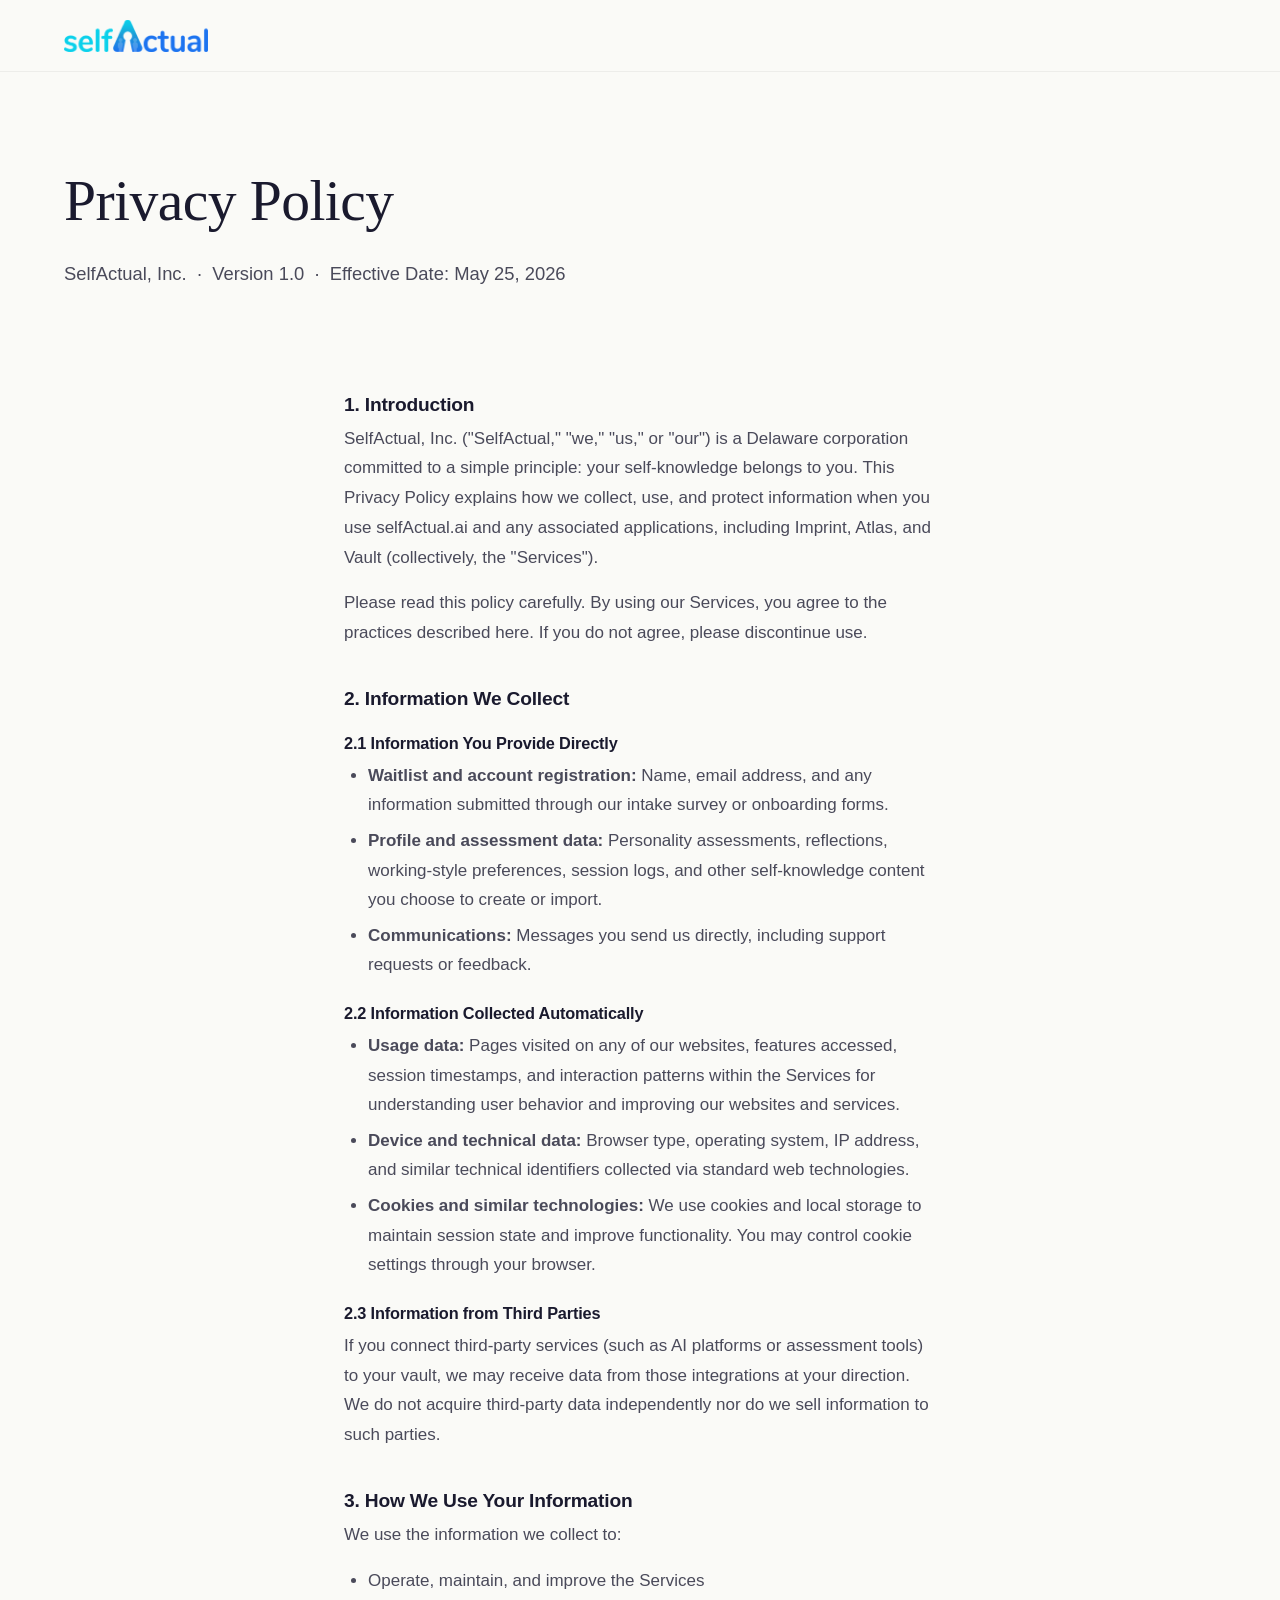
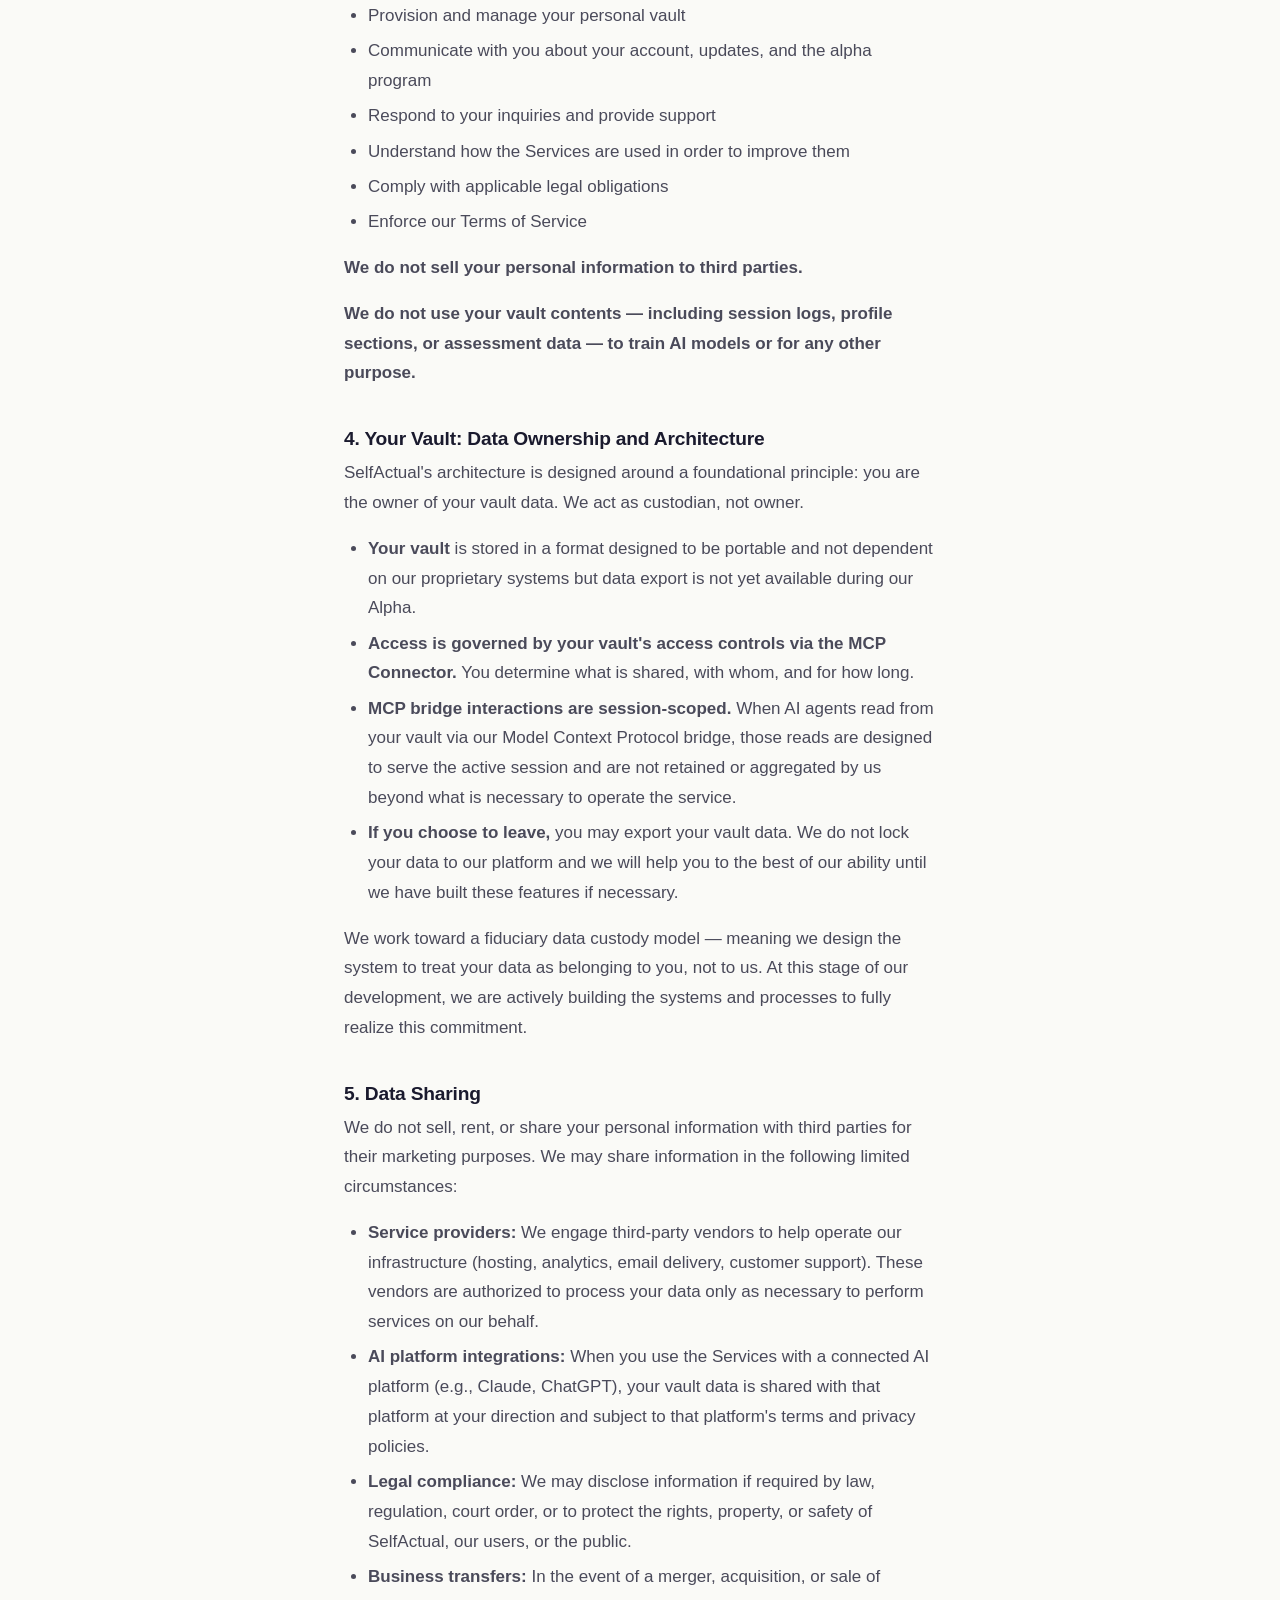
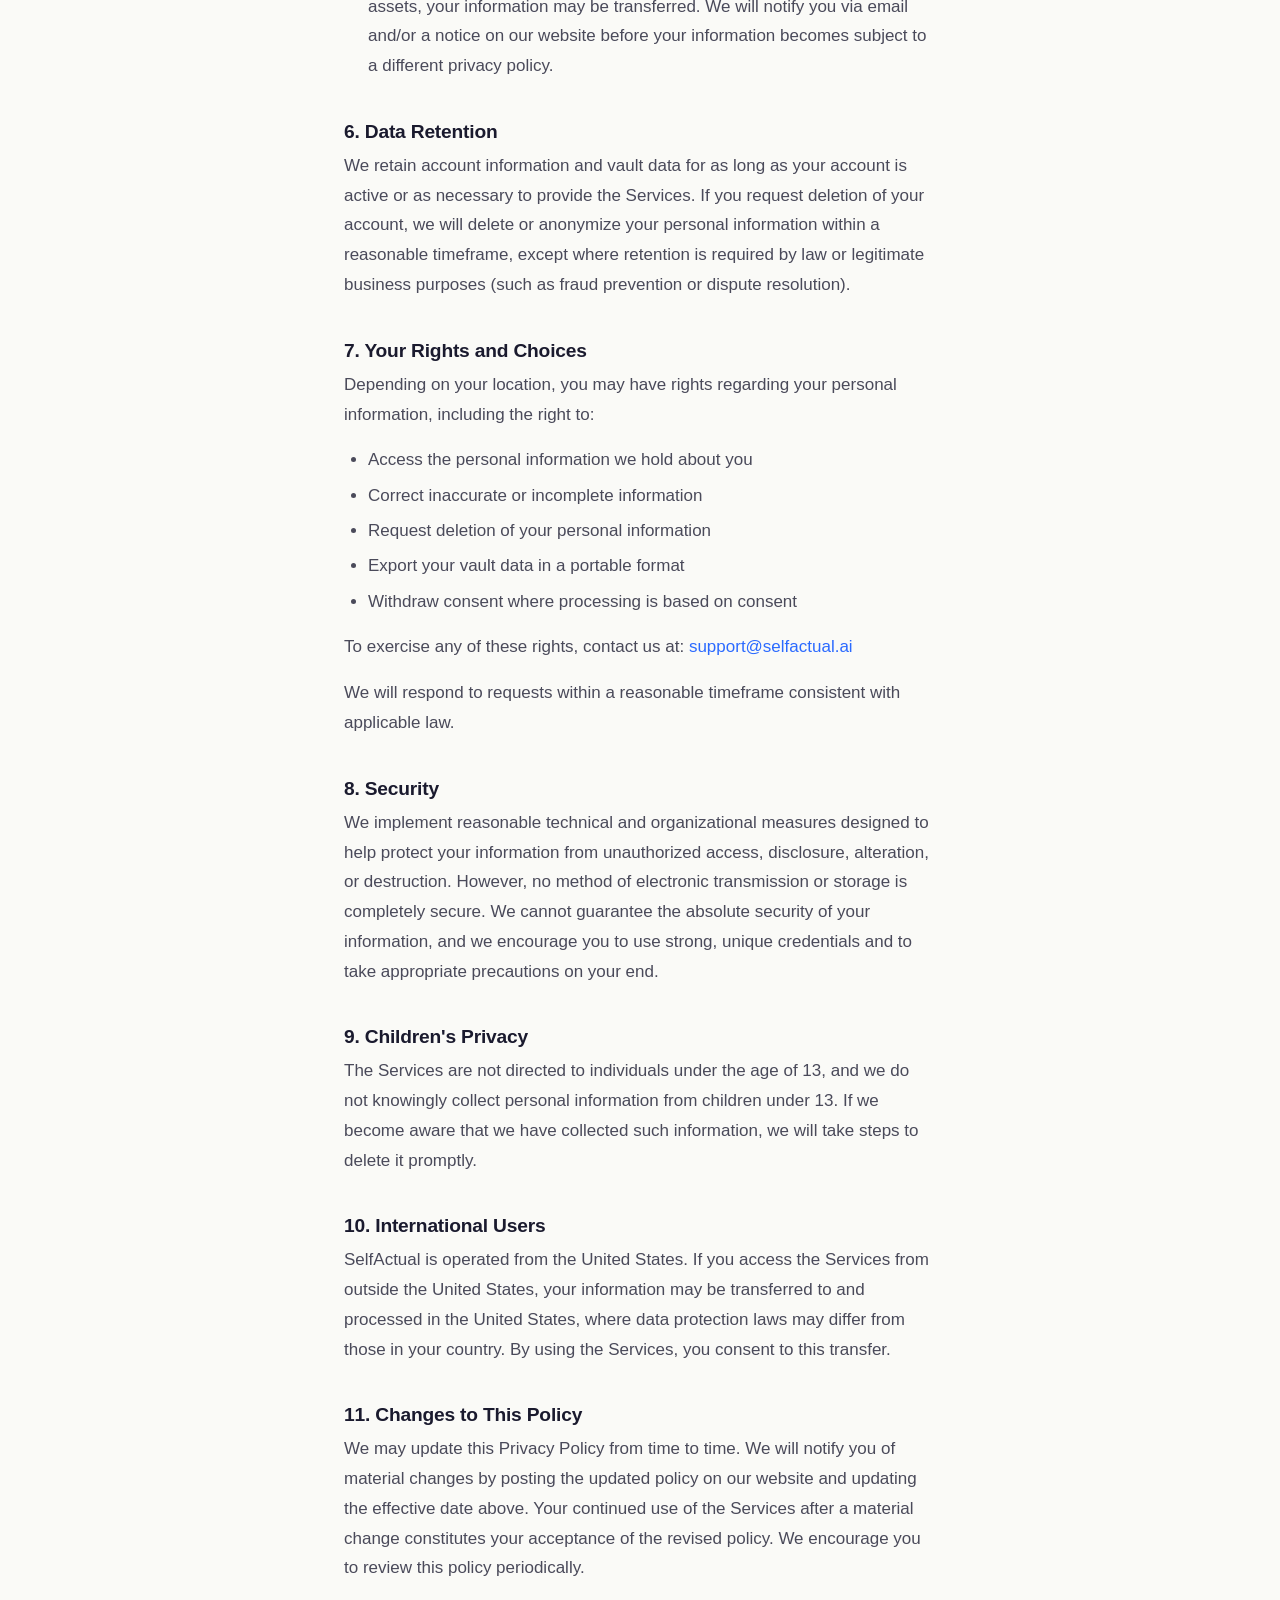
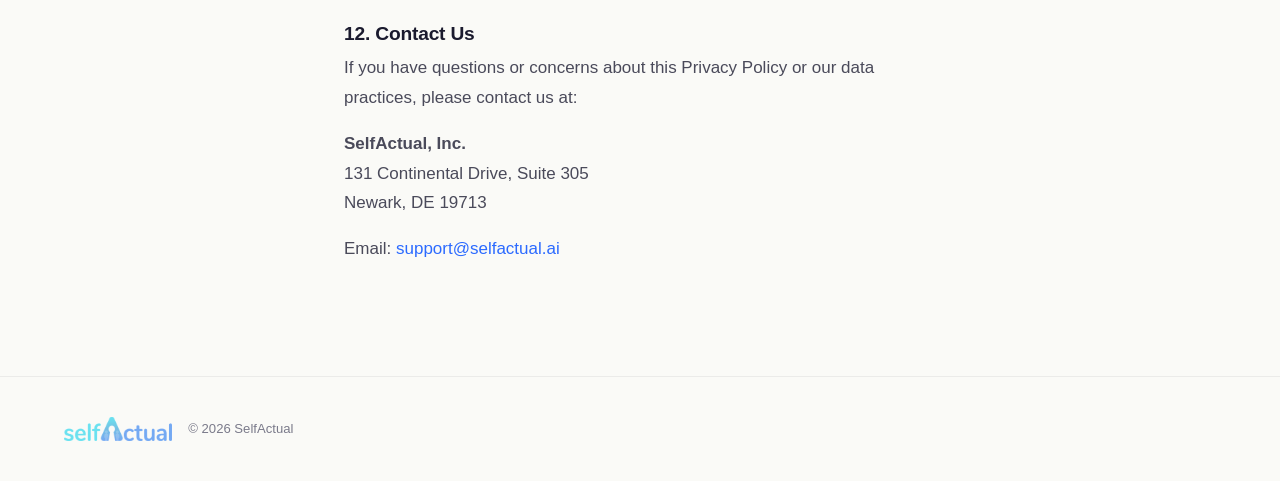
<file: privacy.html>
<!DOCTYPE html>
<html lang="en">
<head>
  <meta charset="UTF-8">
  <meta name="viewport" content="width=device-width, initial-scale=1.0">
  <title>Privacy Policy — SelfActual</title>
  <meta name="description" content="SelfActual privacy policy. How we collect, use, and protect your personal information.">
  <link rel="stylesheet" href="style.css">
  <link rel="icon" type="image/png" href="images/favicon.png">

  <!-- Google tag (gtag.js) -->
  <script async src="https://www.googletagmanager.com/gtag/js?id=G-R82XNXT8J0"></script>
  <script>
    window.dataLayer = window.dataLayer || [];
    function gtag(){dataLayer.push(arguments);}
    gtag('js', new Date());
    gtag('config', 'G-R82XNXT8J0');
  </script>

  <!-- Intercom (launcher hidden — tracking only) -->
  <script src="intercom.js?v=2"></script>
</head>
<body>

  <!-- Header (logo only — standalone policy page, no navigation) -->
  <header class="nav">
    <div class="container">
      <span class="nav__logo">
        <img src="images/selfactual_logo.png" alt="SelfActual">
      </span>
    </div>
  </header>

  <!-- Page Header -->
  <section class="page-header">
    <div class="container">
      <h1>Privacy Policy</h1>
      <p>SelfActual, Inc. &nbsp;·&nbsp; Version 1.0 &nbsp;·&nbsp; Effective Date: May 25, 2026</p>
    </div>
  </section>

  <!-- Content -->
  <section style="padding-top: 0;">
    <div class="container prose">

      <h2>1. Introduction</h2>
      <p>SelfActual, Inc. ("SelfActual," "we," "us," or "our") is a Delaware corporation committed to a simple principle: your self-knowledge belongs to you. This Privacy Policy explains how we collect, use, and protect information when you use selfActual.ai and any associated applications, including Imprint, Atlas, and Vault (collectively, the "Services").</p>
      <p>Please read this policy carefully. By using our Services, you agree to the practices described here. If you do not agree, please discontinue use.</p>

      <h2>2. Information We Collect</h2>
      <h3>2.1 Information You Provide Directly</h3>
      <ul>
        <li><strong>Waitlist and account registration:</strong> Name, email address, and any information submitted through our intake survey or onboarding forms.</li>
        <li><strong>Profile and assessment data:</strong> Personality assessments, reflections, working-style preferences, session logs, and other self-knowledge content you choose to create or import.</li>
        <li><strong>Communications:</strong> Messages you send us directly, including support requests or feedback.</li>
      </ul>
      <h3>2.2 Information Collected Automatically</h3>
      <ul>
        <li><strong>Usage data:</strong> Pages visited on any of our websites, features accessed, session timestamps, and interaction patterns within the Services for understanding user behavior and improving our websites and services.</li>
        <li><strong>Device and technical data:</strong> Browser type, operating system, IP address, and similar technical identifiers collected via standard web technologies.</li>
        <li><strong>Cookies and similar technologies:</strong> We use cookies and local storage to maintain session state and improve functionality. You may control cookie settings through your browser.</li>
      </ul>
      <h3>2.3 Information from Third Parties</h3>
      <p>If you connect third-party services (such as AI platforms or assessment tools) to your vault, we may receive data from those integrations at your direction. We do not acquire third-party data independently nor do we sell information to such parties.</p>

      <h2>3. How We Use Your Information</h2>
      <p>We use the information we collect to:</p>
      <ul>
        <li>Operate, maintain, and improve the Services</li>
        <li>Provision and manage your personal vault</li>
        <li>Communicate with you about your account, updates, and the alpha program</li>
        <li>Respond to your inquiries and provide support</li>
        <li>Understand how the Services are used in order to improve them</li>
        <li>Comply with applicable legal obligations</li>
        <li>Enforce our Terms of Service</li>
      </ul>
      <p><strong>We do not sell your personal information to third parties.</strong></p>
      <p><strong>We do not use your vault contents — including session logs, profile sections, or assessment data — to train AI models or for any other purpose.</strong></p>

      <h2>4. Your Vault: Data Ownership and Architecture</h2>
      <p>SelfActual's architecture is designed around a foundational principle: you are the owner of your vault data. We act as custodian, not owner.</p>
      <ul>
        <li><strong>Your vault</strong> is stored in a format designed to be portable and not dependent on our proprietary systems but data export is not yet available during our Alpha.</li>
        <li><strong>Access is governed by your vault's access controls via the MCP Connector.</strong> You determine what is shared, with whom, and for how long.</li>
        <li><strong>MCP bridge interactions are session-scoped.</strong> When AI agents read from your vault via our Model Context Protocol bridge, those reads are designed to serve the active session and are not retained or aggregated by us beyond what is necessary to operate the service.</li>
        <li><strong>If you choose to leave,</strong> you may export your vault data. We do not lock your data to our platform and we will help you to the best of our ability until we have built these features if necessary.</li>
      </ul>
      <p>We work toward a fiduciary data custody model — meaning we design the system to treat your data as belonging to you, not to us. At this stage of our development, we are actively building the systems and processes to fully realize this commitment.</p>

      <h2>5. Data Sharing</h2>
      <p>We do not sell, rent, or share your personal information with third parties for their marketing purposes. We may share information in the following limited circumstances:</p>
      <ul>
        <li><strong>Service providers:</strong> We engage third-party vendors to help operate our infrastructure (hosting, analytics, email delivery, customer support). These vendors are authorized to process your data only as necessary to perform services on our behalf.</li>
        <li><strong>AI platform integrations:</strong> When you use the Services with a connected AI platform (e.g., Claude, ChatGPT), your vault data is shared with that platform at your direction and subject to that platform's terms and privacy policies.</li>
        <li><strong>Legal compliance:</strong> We may disclose information if required by law, regulation, court order, or to protect the rights, property, or safety of SelfActual, our users, or the public.</li>
        <li><strong>Business transfers:</strong> In the event of a merger, acquisition, or sale of assets, your information may be transferred. We will notify you via email and/or a notice on our website before your information becomes subject to a different privacy policy.</li>
      </ul>

      <h2>6. Data Retention</h2>
      <p>We retain account information and vault data for as long as your account is active or as necessary to provide the Services. If you request deletion of your account, we will delete or anonymize your personal information within a reasonable timeframe, except where retention is required by law or legitimate business purposes (such as fraud prevention or dispute resolution).</p>

      <h2>7. Your Rights and Choices</h2>
      <p>Depending on your location, you may have rights regarding your personal information, including the right to:</p>
      <ul>
        <li>Access the personal information we hold about you</li>
        <li>Correct inaccurate or incomplete information</li>
        <li>Request deletion of your personal information</li>
        <li>Export your vault data in a portable format</li>
        <li>Withdraw consent where processing is based on consent</li>
      </ul>
      <p>To exercise any of these rights, contact us at: <a href="mailto:support@selfactual.ai">support@selfactual.ai</a></p>
      <p>We will respond to requests within a reasonable timeframe consistent with applicable law.</p>

      <h2>8. Security</h2>
      <p>We implement reasonable technical and organizational measures designed to help protect your information from unauthorized access, disclosure, alteration, or destruction. However, no method of electronic transmission or storage is completely secure. We cannot guarantee the absolute security of your information, and we encourage you to use strong, unique credentials and to take appropriate precautions on your end.</p>

      <h2>9. Children's Privacy</h2>
      <p>The Services are not directed to individuals under the age of 13, and we do not knowingly collect personal information from children under 13. If we become aware that we have collected such information, we will take steps to delete it promptly.</p>

      <h2>10. International Users</h2>
      <p>SelfActual is operated from the United States. If you access the Services from outside the United States, your information may be transferred to and processed in the United States, where data protection laws may differ from those in your country. By using the Services, you consent to this transfer.</p>

      <h2>11. Changes to This Policy</h2>
      <p>We may update this Privacy Policy from time to time. We will notify you of material changes by posting the updated policy on our website and updating the effective date above. Your continued use of the Services after a material change constitutes your acceptance of the revised policy. We encourage you to review this policy periodically.</p>

      <h2>12. Contact Us</h2>
      <p>If you have questions or concerns about this Privacy Policy or our data practices, please contact us at:</p>
      <p><strong>SelfActual, Inc.</strong><br>131 Continental Drive, Suite 305<br>Newark, DE 19713</p>
      <p>Email: <a href="mailto:support@selfactual.ai">support@selfactual.ai</a></p>

    </div>
  </section>

  <!-- Footer -->
  <footer class="footer">
    <div class="container">
      <div class="footer__left">
        <img src="images/selfactual_logo.png" alt="SelfActual">
        <span>&copy; 2026 SelfActual</span>
      </div>
    </div>
  </footer>
</body>
</html>
</file>
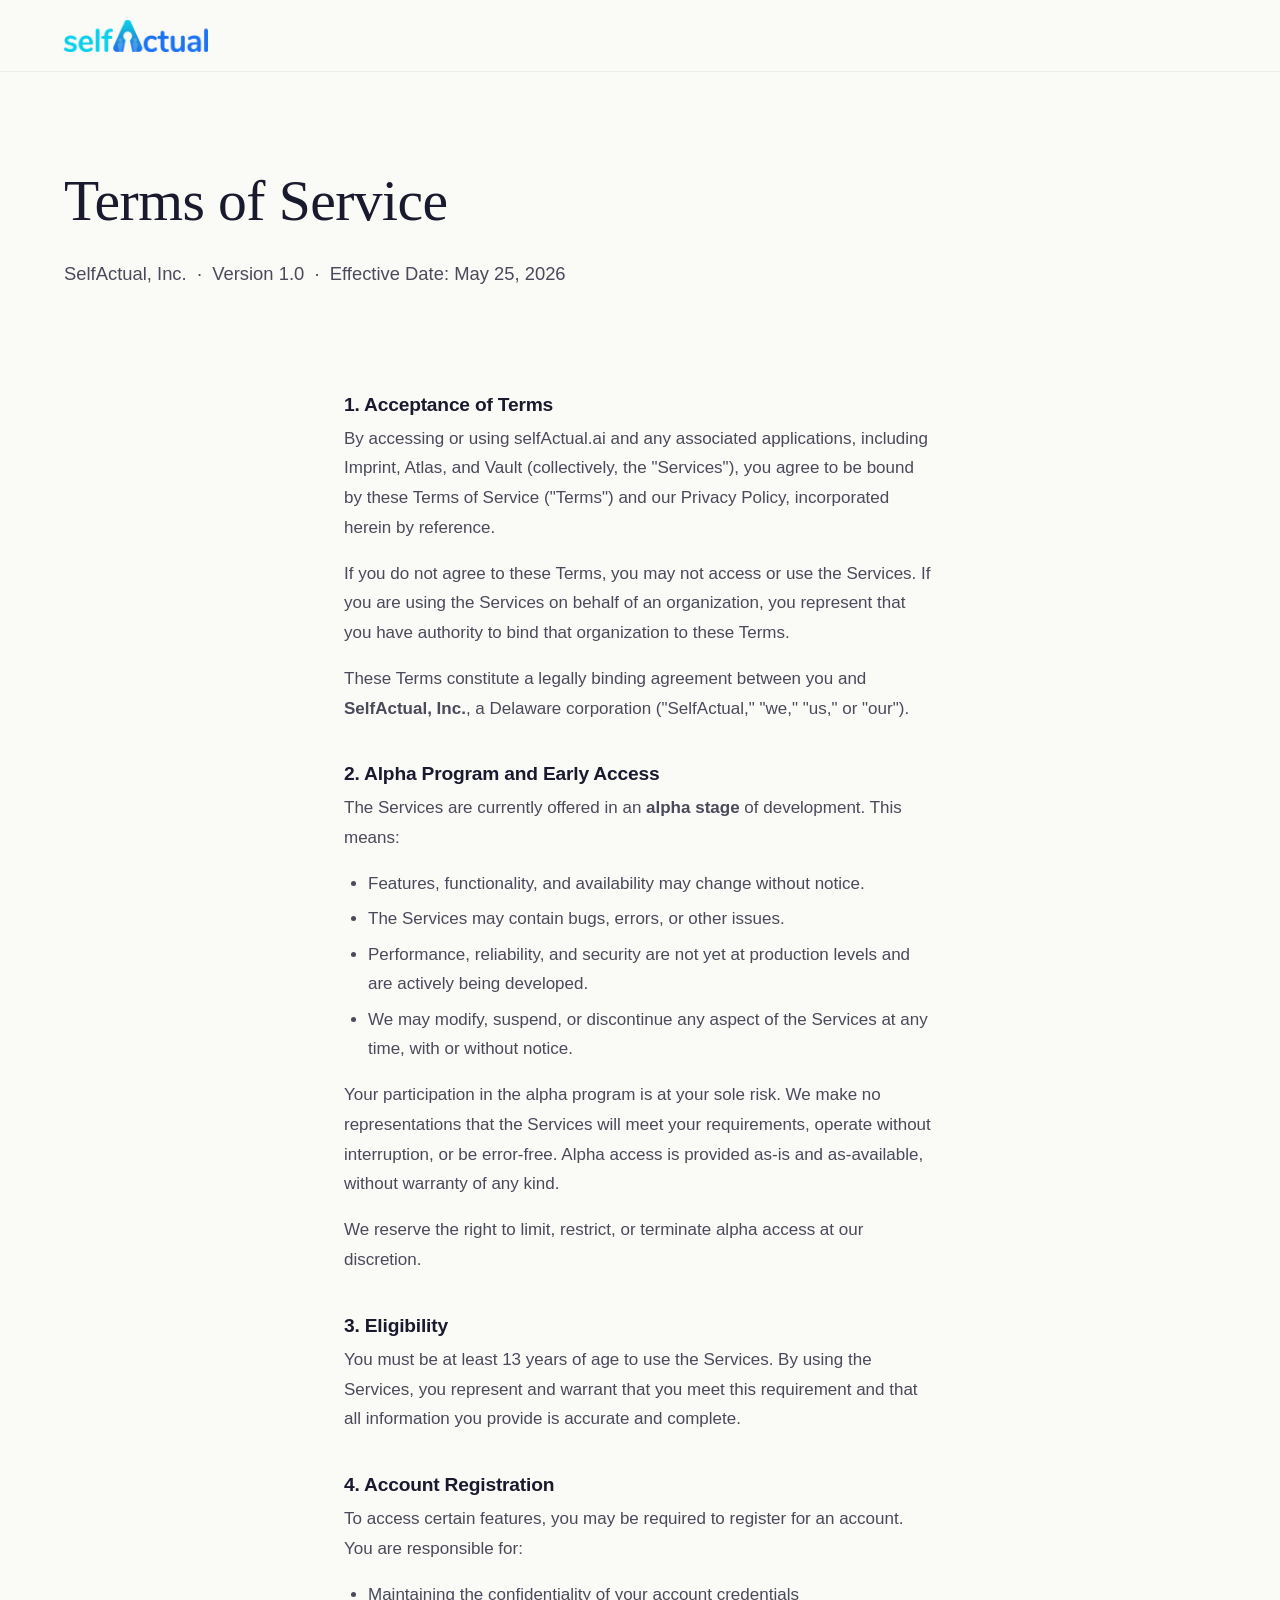
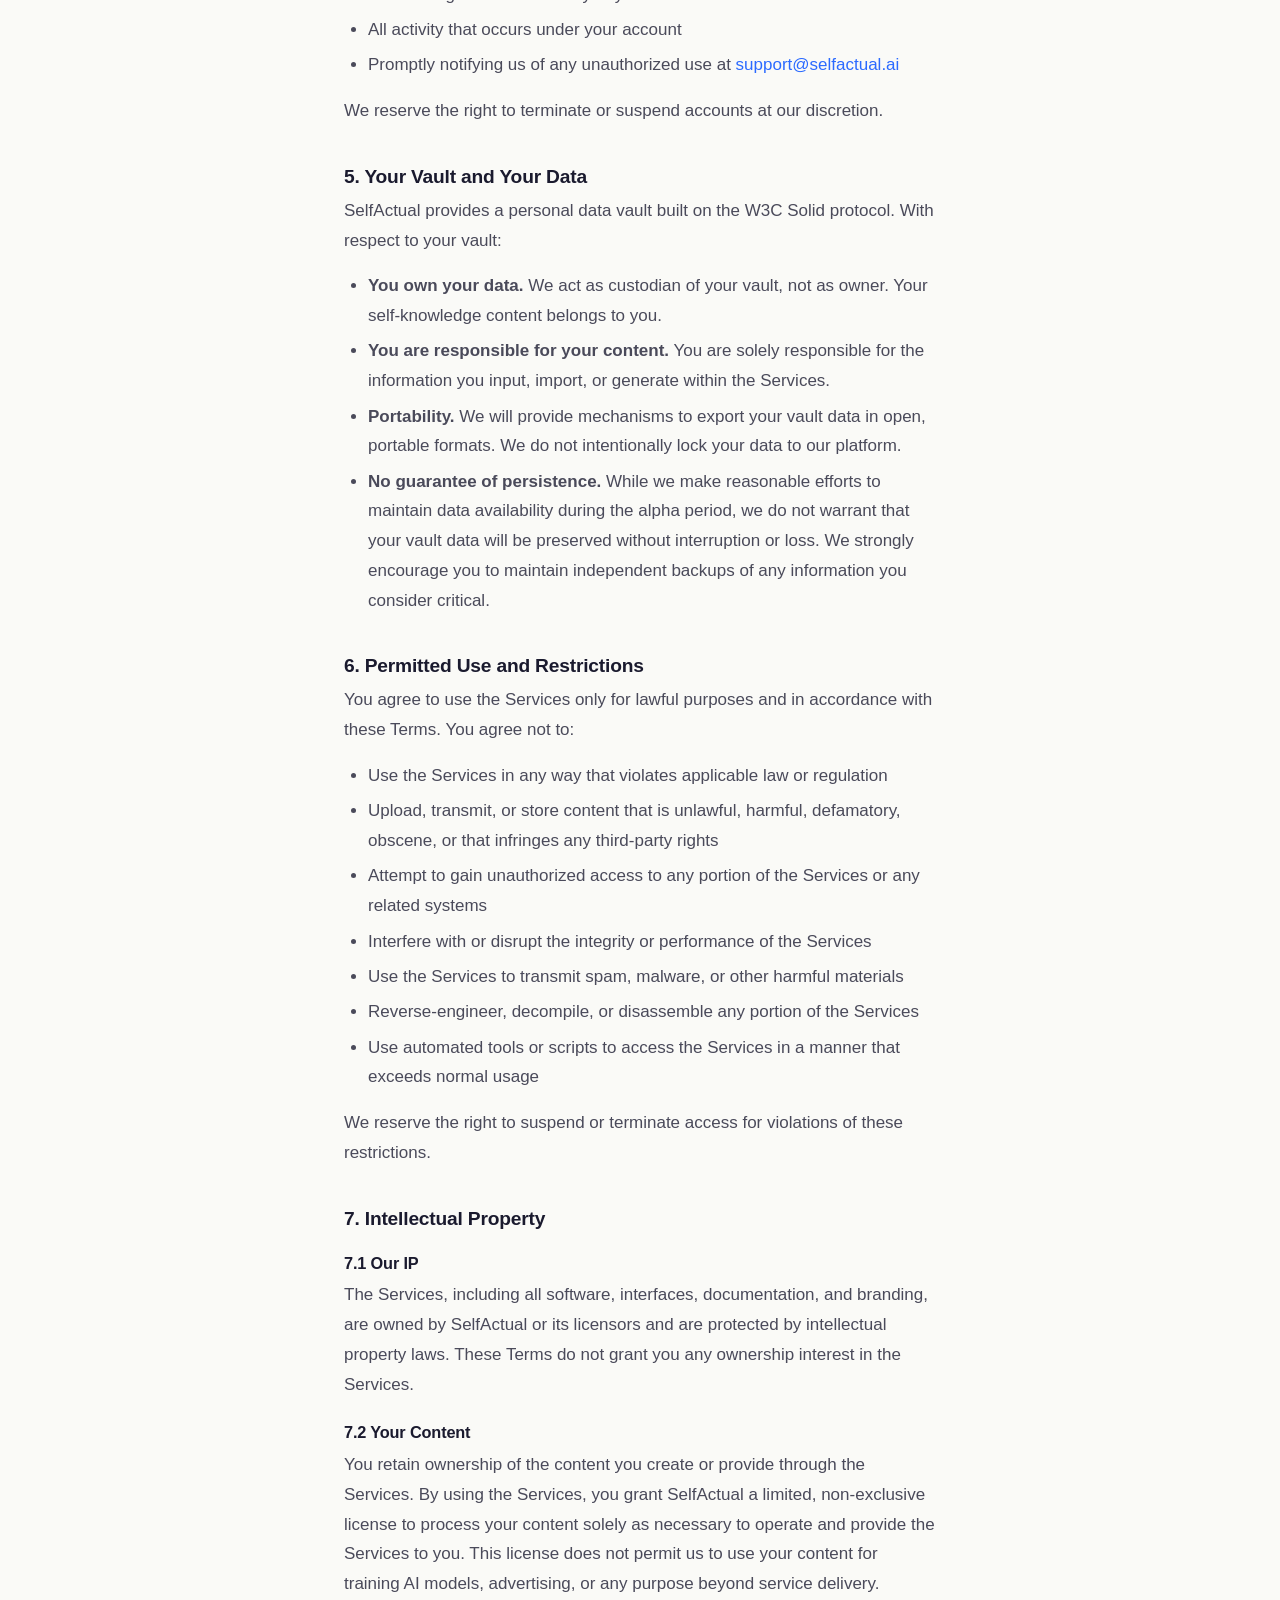
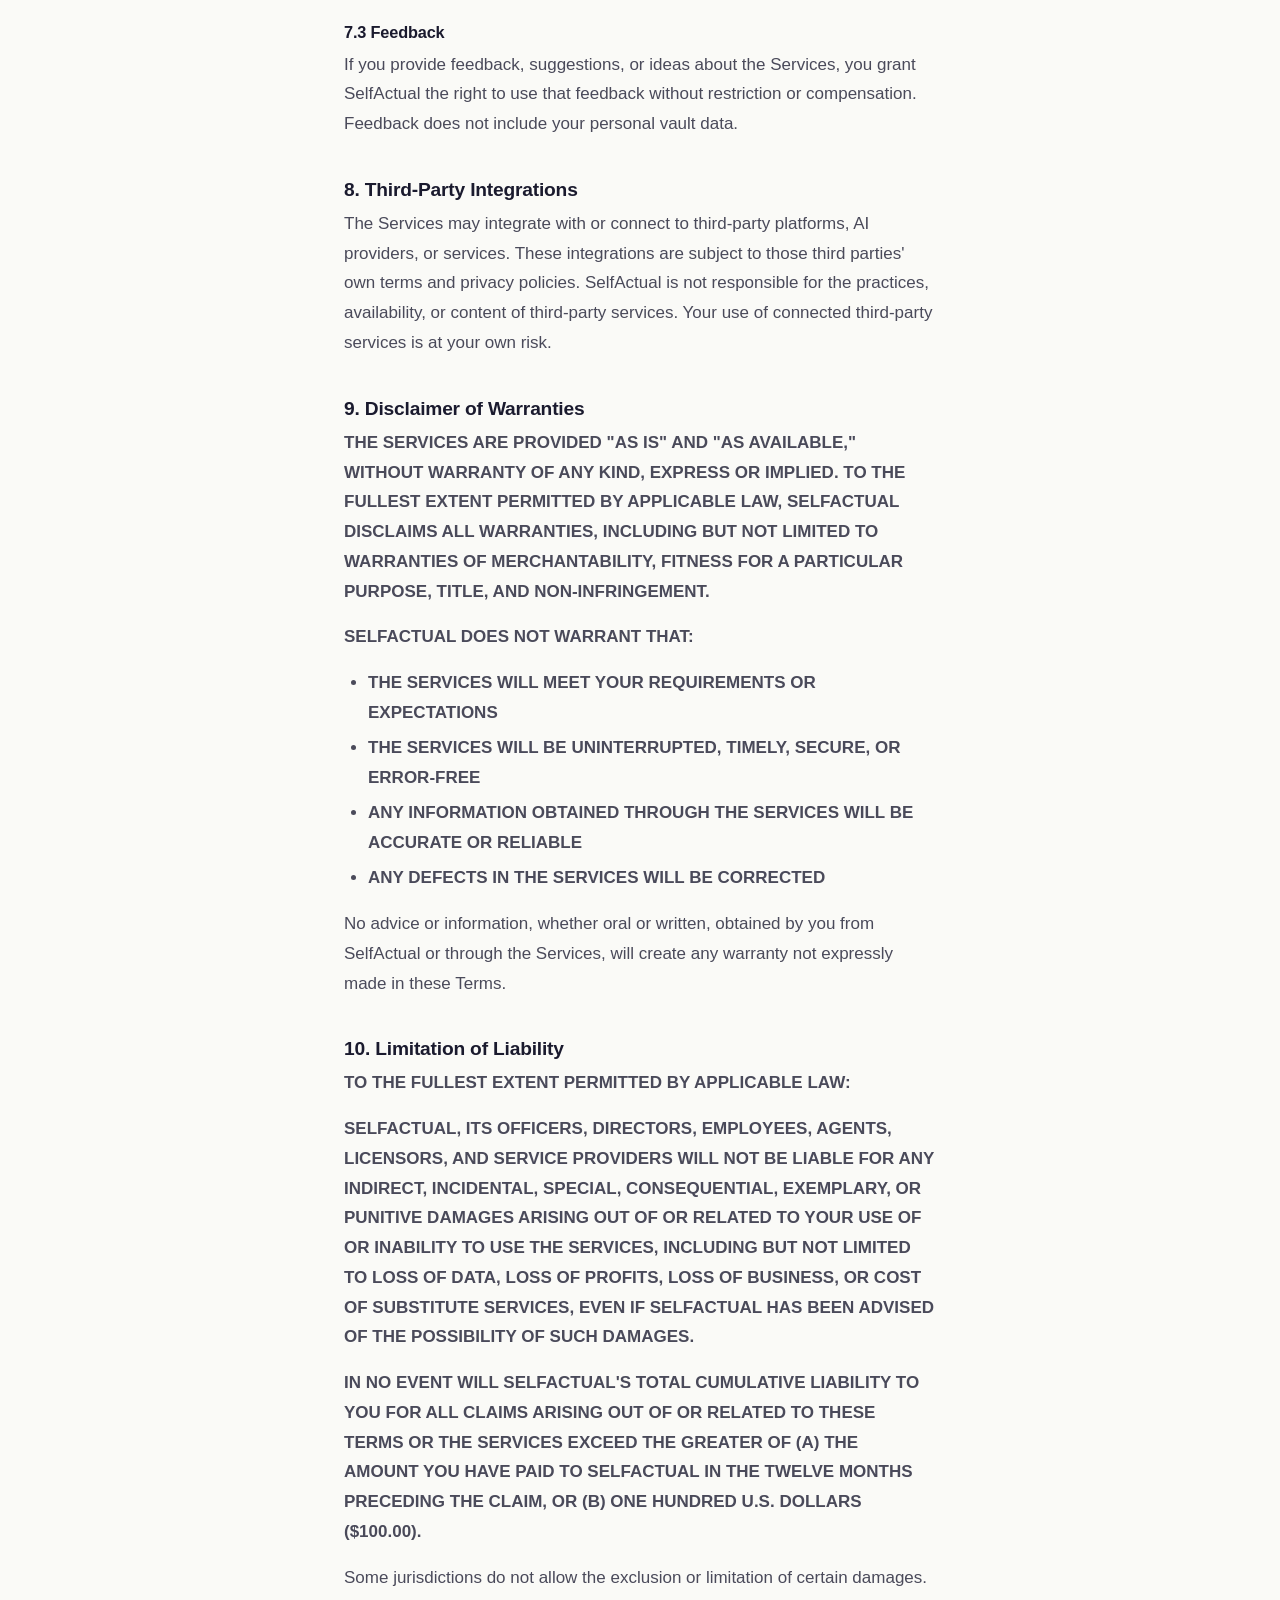
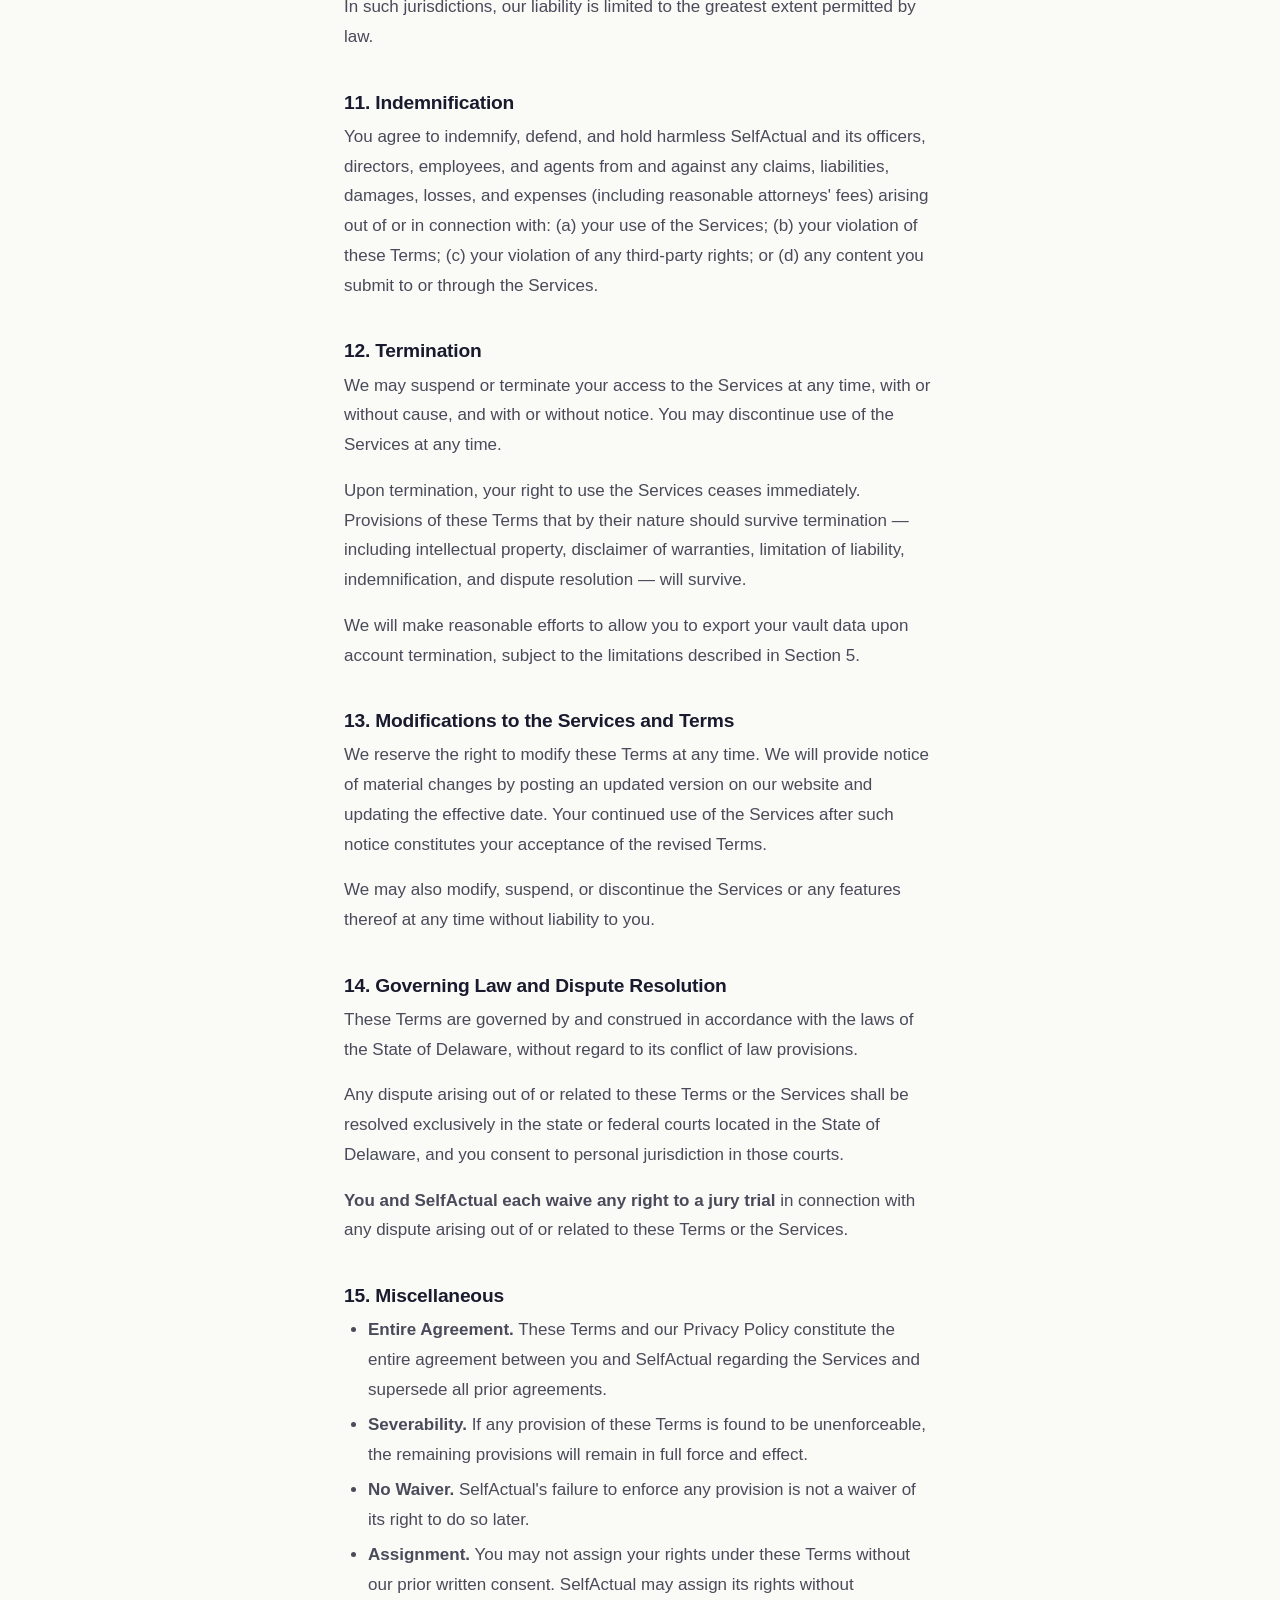
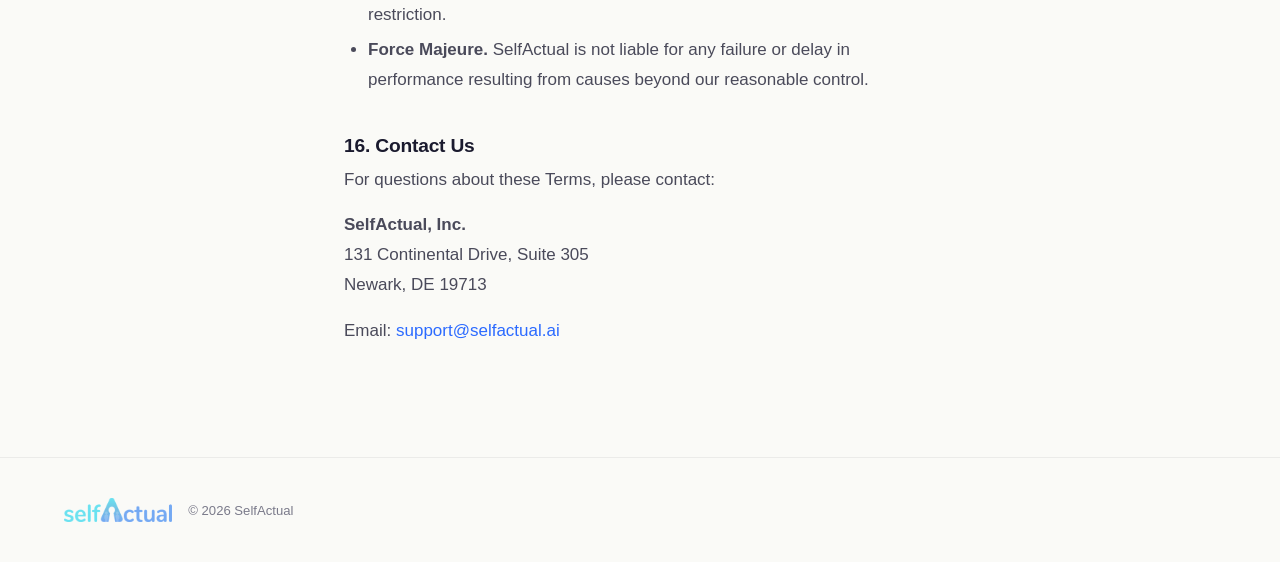
<file: terms.html>
<!DOCTYPE html>
<html lang="en">
<head>
  <meta charset="UTF-8">
  <meta name="viewport" content="width=device-width, initial-scale=1.0">
  <title>Terms of Service — SelfActual</title>
  <meta name="description" content="SelfActual Terms of Service governing use of selfactual.ai and associated applications.">
  <link rel="stylesheet" href="style.css">
  <link rel="icon" type="image/png" href="images/favicon.png">

  <!-- Google tag (gtag.js) -->
  <script async src="https://www.googletagmanager.com/gtag/js?id=G-R82XNXT8J0"></script>
  <script>
    window.dataLayer = window.dataLayer || [];
    function gtag(){dataLayer.push(arguments);}
    gtag('js', new Date());
    gtag('config', 'G-R82XNXT8J0');
  </script>

  <!-- Intercom (launcher hidden — tracking only) -->
  <script src="intercom.js?v=2"></script>
</head>
<body>

  <!-- Header (logo only — standalone policy page, no navigation) -->
  <header class="nav">
    <div class="container">
      <span class="nav__logo">
        <img src="images/selfactual_logo.png" alt="SelfActual">
      </span>
    </div>
  </header>

  <!-- Page Header -->
  <section class="page-header">
    <div class="container">
      <h1>Terms of Service</h1>
      <p>SelfActual, Inc. &nbsp;·&nbsp; Version 1.0 &nbsp;·&nbsp; Effective Date: May 25, 2026</p>
    </div>
  </section>

  <!-- Content -->
  <section style="padding-top: 0;">
    <div class="container prose">

      <h2>1. Acceptance of Terms</h2>
      <p>By accessing or using selfActual.ai and any associated applications, including Imprint, Atlas, and Vault (collectively, the "Services"), you agree to be bound by these Terms of Service ("Terms") and our Privacy Policy, incorporated herein by reference.</p>
      <p>If you do not agree to these Terms, you may not access or use the Services. If you are using the Services on behalf of an organization, you represent that you have authority to bind that organization to these Terms.</p>
      <p>These Terms constitute a legally binding agreement between you and <strong>SelfActual, Inc.</strong>, a Delaware corporation ("SelfActual," "we," "us," or "our").</p>

      <h2>2. Alpha Program and Early Access</h2>
      <p>The Services are currently offered in an <strong>alpha stage</strong> of development. This means:</p>
      <ul>
        <li>Features, functionality, and availability may change without notice.</li>
        <li>The Services may contain bugs, errors, or other issues.</li>
        <li>Performance, reliability, and security are not yet at production levels and are actively being developed.</li>
        <li>We may modify, suspend, or discontinue any aspect of the Services at any time, with or without notice.</li>
      </ul>
      <p>Your participation in the alpha program is at your sole risk. We make no representations that the Services will meet your requirements, operate without interruption, or be error-free. Alpha access is provided as-is and as-available, without warranty of any kind.</p>
      <p>We reserve the right to limit, restrict, or terminate alpha access at our discretion.</p>

      <h2>3. Eligibility</h2>
      <p>You must be at least 13 years of age to use the Services. By using the Services, you represent and warrant that you meet this requirement and that all information you provide is accurate and complete.</p>

      <h2>4. Account Registration</h2>
      <p>To access certain features, you may be required to register for an account. You are responsible for:</p>
      <ul>
        <li>Maintaining the confidentiality of your account credentials</li>
        <li>All activity that occurs under your account</li>
        <li>Promptly notifying us of any unauthorized use at <a href="mailto:support@selfactual.ai">support@selfactual.ai</a></li>
      </ul>
      <p>We reserve the right to terminate or suspend accounts at our discretion.</p>

      <h2>5. Your Vault and Your Data</h2>
      <p>SelfActual provides a personal data vault built on the W3C Solid protocol. With respect to your vault:</p>
      <ul>
        <li><strong>You own your data.</strong> We act as custodian of your vault, not as owner. Your self-knowledge content belongs to you.</li>
        <li><strong>You are responsible for your content.</strong> You are solely responsible for the information you input, import, or generate within the Services.</li>
        <li><strong>Portability.</strong> We will provide mechanisms to export your vault data in open, portable formats. We do not intentionally lock your data to our platform.</li>
        <li><strong>No guarantee of persistence.</strong> While we make reasonable efforts to maintain data availability during the alpha period, we do not warrant that your vault data will be preserved without interruption or loss. We strongly encourage you to maintain independent backups of any information you consider critical.</li>
      </ul>

      <h2>6. Permitted Use and Restrictions</h2>
      <p>You agree to use the Services only for lawful purposes and in accordance with these Terms. You agree not to:</p>
      <ul>
        <li>Use the Services in any way that violates applicable law or regulation</li>
        <li>Upload, transmit, or store content that is unlawful, harmful, defamatory, obscene, or that infringes any third-party rights</li>
        <li>Attempt to gain unauthorized access to any portion of the Services or any related systems</li>
        <li>Interfere with or disrupt the integrity or performance of the Services</li>
        <li>Use the Services to transmit spam, malware, or other harmful materials</li>
        <li>Reverse-engineer, decompile, or disassemble any portion of the Services</li>
        <li>Use automated tools or scripts to access the Services in a manner that exceeds normal usage</li>
      </ul>
      <p>We reserve the right to suspend or terminate access for violations of these restrictions.</p>

      <h2>7. Intellectual Property</h2>
      <h3>7.1 Our IP</h3>
      <p>The Services, including all software, interfaces, documentation, and branding, are owned by SelfActual or its licensors and are protected by intellectual property laws. These Terms do not grant you any ownership interest in the Services.</p>
      <h3>7.2 Your Content</h3>
      <p>You retain ownership of the content you create or provide through the Services. By using the Services, you grant SelfActual a limited, non-exclusive license to process your content solely as necessary to operate and provide the Services to you. This license does not permit us to use your content for training AI models, advertising, or any purpose beyond service delivery.</p>
      <h3>7.3 Feedback</h3>
      <p>If you provide feedback, suggestions, or ideas about the Services, you grant SelfActual the right to use that feedback without restriction or compensation. Feedback does not include your personal vault data.</p>

      <h2>8. Third-Party Integrations</h2>
      <p>The Services may integrate with or connect to third-party platforms, AI providers, or services. These integrations are subject to those third parties' own terms and privacy policies. SelfActual is not responsible for the practices, availability, or content of third-party services. Your use of connected third-party services is at your own risk.</p>

      <h2>9. Disclaimer of Warranties</h2>
      <p><strong>THE SERVICES ARE PROVIDED "AS IS" AND "AS AVAILABLE," WITHOUT WARRANTY OF ANY KIND, EXPRESS OR IMPLIED. TO THE FULLEST EXTENT PERMITTED BY APPLICABLE LAW, SELFACTUAL DISCLAIMS ALL WARRANTIES, INCLUDING BUT NOT LIMITED TO WARRANTIES OF MERCHANTABILITY, FITNESS FOR A PARTICULAR PURPOSE, TITLE, AND NON-INFRINGEMENT.</strong></p>
      <p><strong>SELFACTUAL DOES NOT WARRANT THAT:</strong></p>
      <ul>
        <li><strong>THE SERVICES WILL MEET YOUR REQUIREMENTS OR EXPECTATIONS</strong></li>
        <li><strong>THE SERVICES WILL BE UNINTERRUPTED, TIMELY, SECURE, OR ERROR-FREE</strong></li>
        <li><strong>ANY INFORMATION OBTAINED THROUGH THE SERVICES WILL BE ACCURATE OR RELIABLE</strong></li>
        <li><strong>ANY DEFECTS IN THE SERVICES WILL BE CORRECTED</strong></li>
      </ul>
      <p>No advice or information, whether oral or written, obtained by you from SelfActual or through the Services, will create any warranty not expressly made in these Terms.</p>

      <h2>10. Limitation of Liability</h2>
      <p><strong>TO THE FULLEST EXTENT PERMITTED BY APPLICABLE LAW:</strong></p>
      <p><strong>SELFACTUAL, ITS OFFICERS, DIRECTORS, EMPLOYEES, AGENTS, LICENSORS, AND SERVICE PROVIDERS WILL NOT BE LIABLE FOR ANY INDIRECT, INCIDENTAL, SPECIAL, CONSEQUENTIAL, EXEMPLARY, OR PUNITIVE DAMAGES ARISING OUT OF OR RELATED TO YOUR USE OF OR INABILITY TO USE THE SERVICES, INCLUDING BUT NOT LIMITED TO LOSS OF DATA, LOSS OF PROFITS, LOSS OF BUSINESS, OR COST OF SUBSTITUTE SERVICES, EVEN IF SELFACTUAL HAS BEEN ADVISED OF THE POSSIBILITY OF SUCH DAMAGES.</strong></p>
      <p><strong>IN NO EVENT WILL SELFACTUAL'S TOTAL CUMULATIVE LIABILITY TO YOU FOR ALL CLAIMS ARISING OUT OF OR RELATED TO THESE TERMS OR THE SERVICES EXCEED THE GREATER OF (A) THE AMOUNT YOU HAVE PAID TO SELFACTUAL IN THE TWELVE MONTHS PRECEDING THE CLAIM, OR (B) ONE HUNDRED U.S. DOLLARS ($100.00).</strong></p>
      <p>Some jurisdictions do not allow the exclusion or limitation of certain damages. In such jurisdictions, our liability is limited to the greatest extent permitted by law.</p>

      <h2>11. Indemnification</h2>
      <p>You agree to indemnify, defend, and hold harmless SelfActual and its officers, directors, employees, and agents from and against any claims, liabilities, damages, losses, and expenses (including reasonable attorneys' fees) arising out of or in connection with: (a) your use of the Services; (b) your violation of these Terms; (c) your violation of any third-party rights; or (d) any content you submit to or through the Services.</p>

      <h2>12. Termination</h2>
      <p>We may suspend or terminate your access to the Services at any time, with or without cause, and with or without notice. You may discontinue use of the Services at any time.</p>
      <p>Upon termination, your right to use the Services ceases immediately. Provisions of these Terms that by their nature should survive termination — including intellectual property, disclaimer of warranties, limitation of liability, indemnification, and dispute resolution — will survive.</p>
      <p>We will make reasonable efforts to allow you to export your vault data upon account termination, subject to the limitations described in Section 5.</p>

      <h2>13. Modifications to the Services and Terms</h2>
      <p>We reserve the right to modify these Terms at any time. We will provide notice of material changes by posting an updated version on our website and updating the effective date. Your continued use of the Services after such notice constitutes your acceptance of the revised Terms.</p>
      <p>We may also modify, suspend, or discontinue the Services or any features thereof at any time without liability to you.</p>

      <h2>14. Governing Law and Dispute Resolution</h2>
      <p>These Terms are governed by and construed in accordance with the laws of the State of Delaware, without regard to its conflict of law provisions.</p>
      <p>Any dispute arising out of or related to these Terms or the Services shall be resolved exclusively in the state or federal courts located in the State of Delaware, and you consent to personal jurisdiction in those courts.</p>
      <p><strong>You and SelfActual each waive any right to a jury trial</strong> in connection with any dispute arising out of or related to these Terms or the Services.</p>

      <h2>15. Miscellaneous</h2>
      <ul>
        <li><strong>Entire Agreement.</strong> These Terms and our Privacy Policy constitute the entire agreement between you and SelfActual regarding the Services and supersede all prior agreements.</li>
        <li><strong>Severability.</strong> If any provision of these Terms is found to be unenforceable, the remaining provisions will remain in full force and effect.</li>
        <li><strong>No Waiver.</strong> SelfActual's failure to enforce any provision is not a waiver of its right to do so later.</li>
        <li><strong>Assignment.</strong> You may not assign your rights under these Terms without our prior written consent. SelfActual may assign its rights without restriction.</li>
        <li><strong>Force Majeure.</strong> SelfActual is not liable for any failure or delay in performance resulting from causes beyond our reasonable control.</li>
      </ul>

      <h2>16. Contact Us</h2>
      <p>For questions about these Terms, please contact:</p>
      <p><strong>SelfActual, Inc.</strong><br>131 Continental Drive, Suite 305<br>Newark, DE 19713</p>
      <p>Email: <a href="mailto:support@selfactual.ai">support@selfactual.ai</a></p>

    </div>
  </section>

  <!-- Footer -->
  <footer class="footer">
    <div class="container">
      <div class="footer__left">
        <img src="images/selfactual_logo.png" alt="SelfActual">
        <span>&copy; 2026 SelfActual</span>
      </div>
    </div>
  </footer>
</body>
</html>
</file>
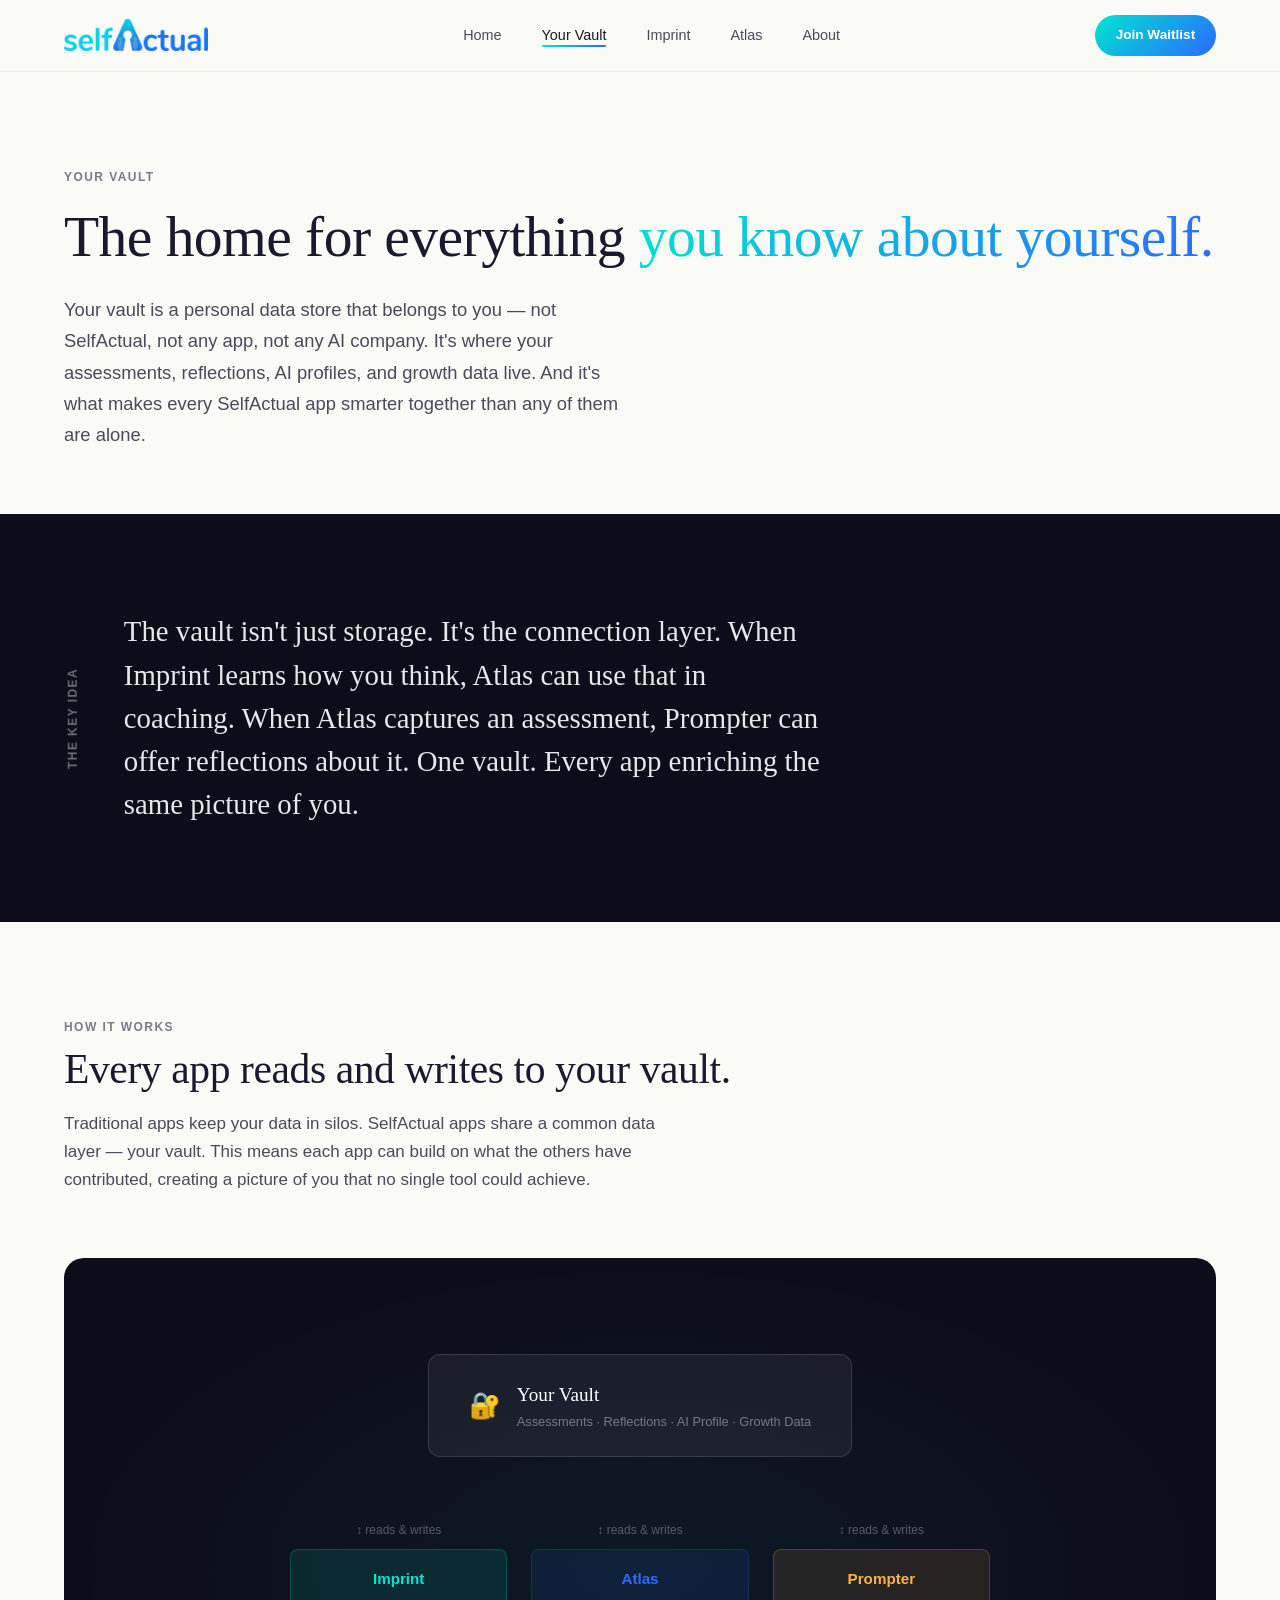
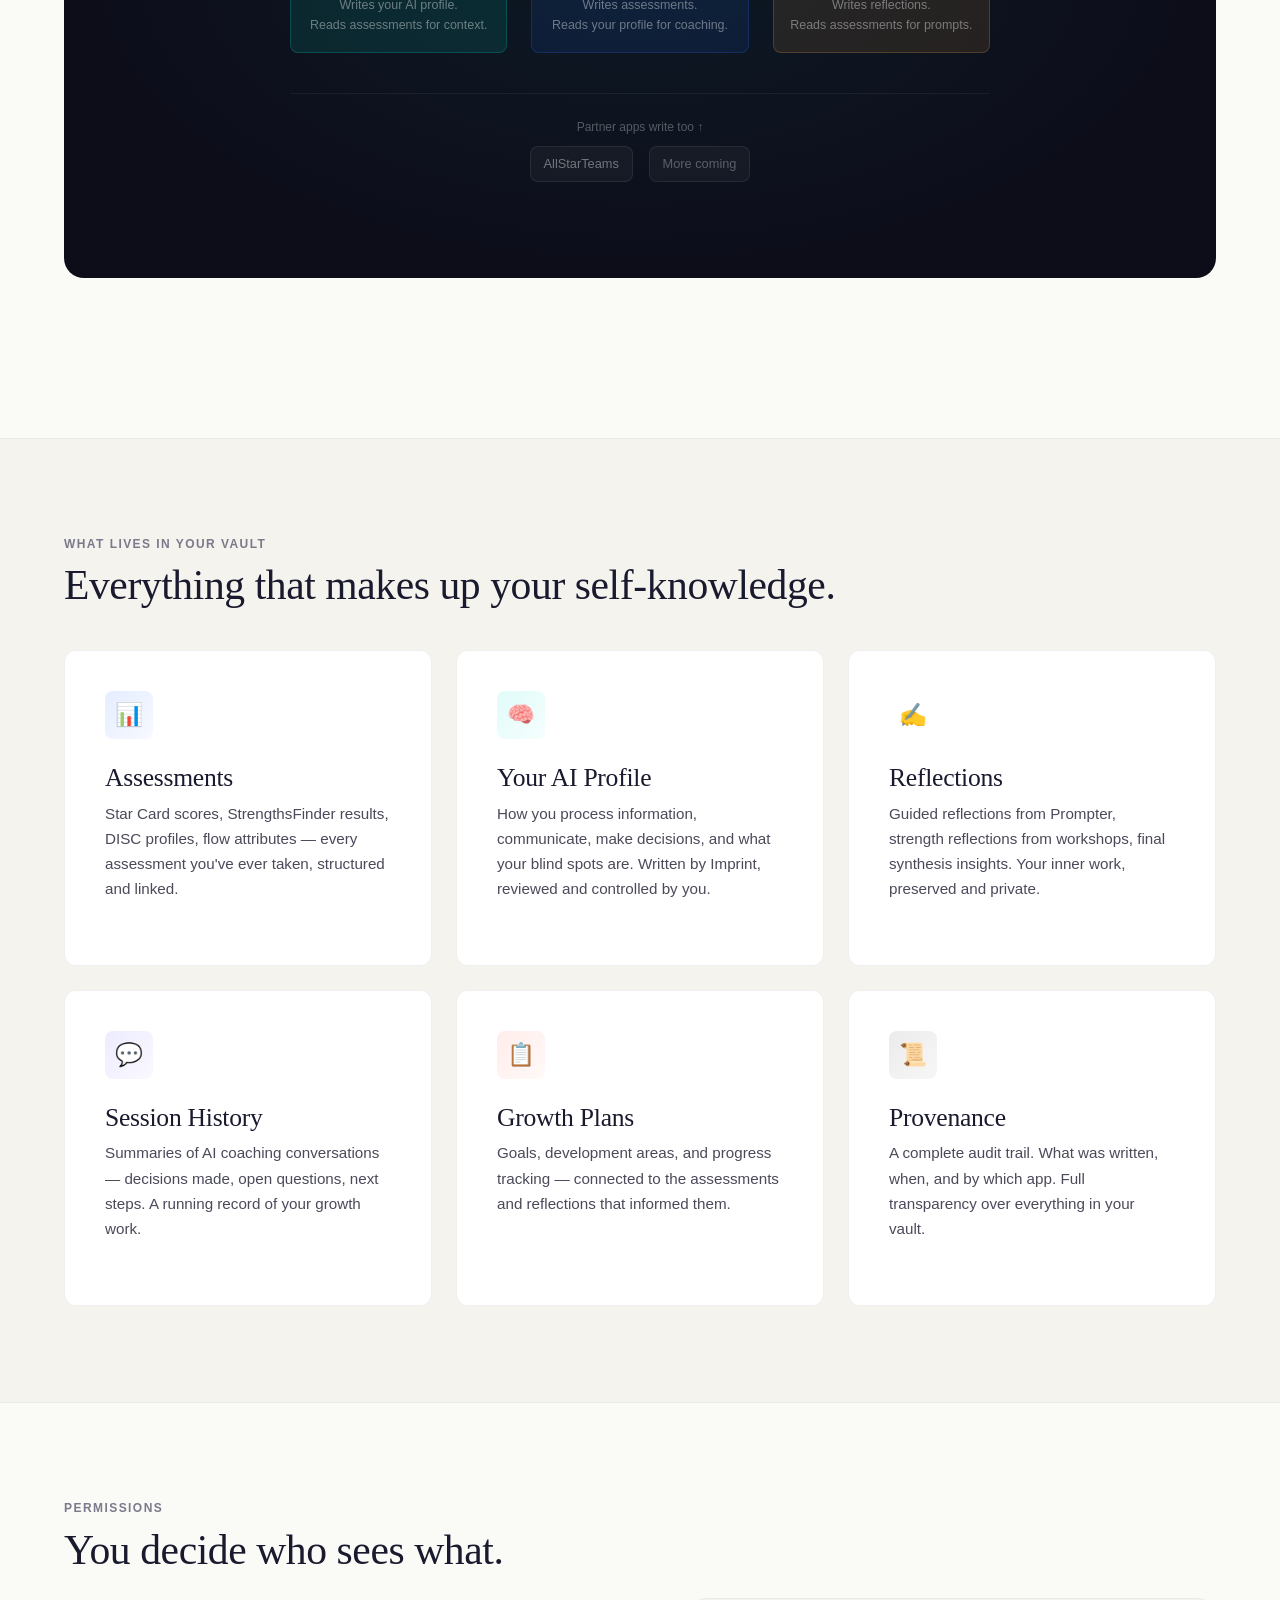
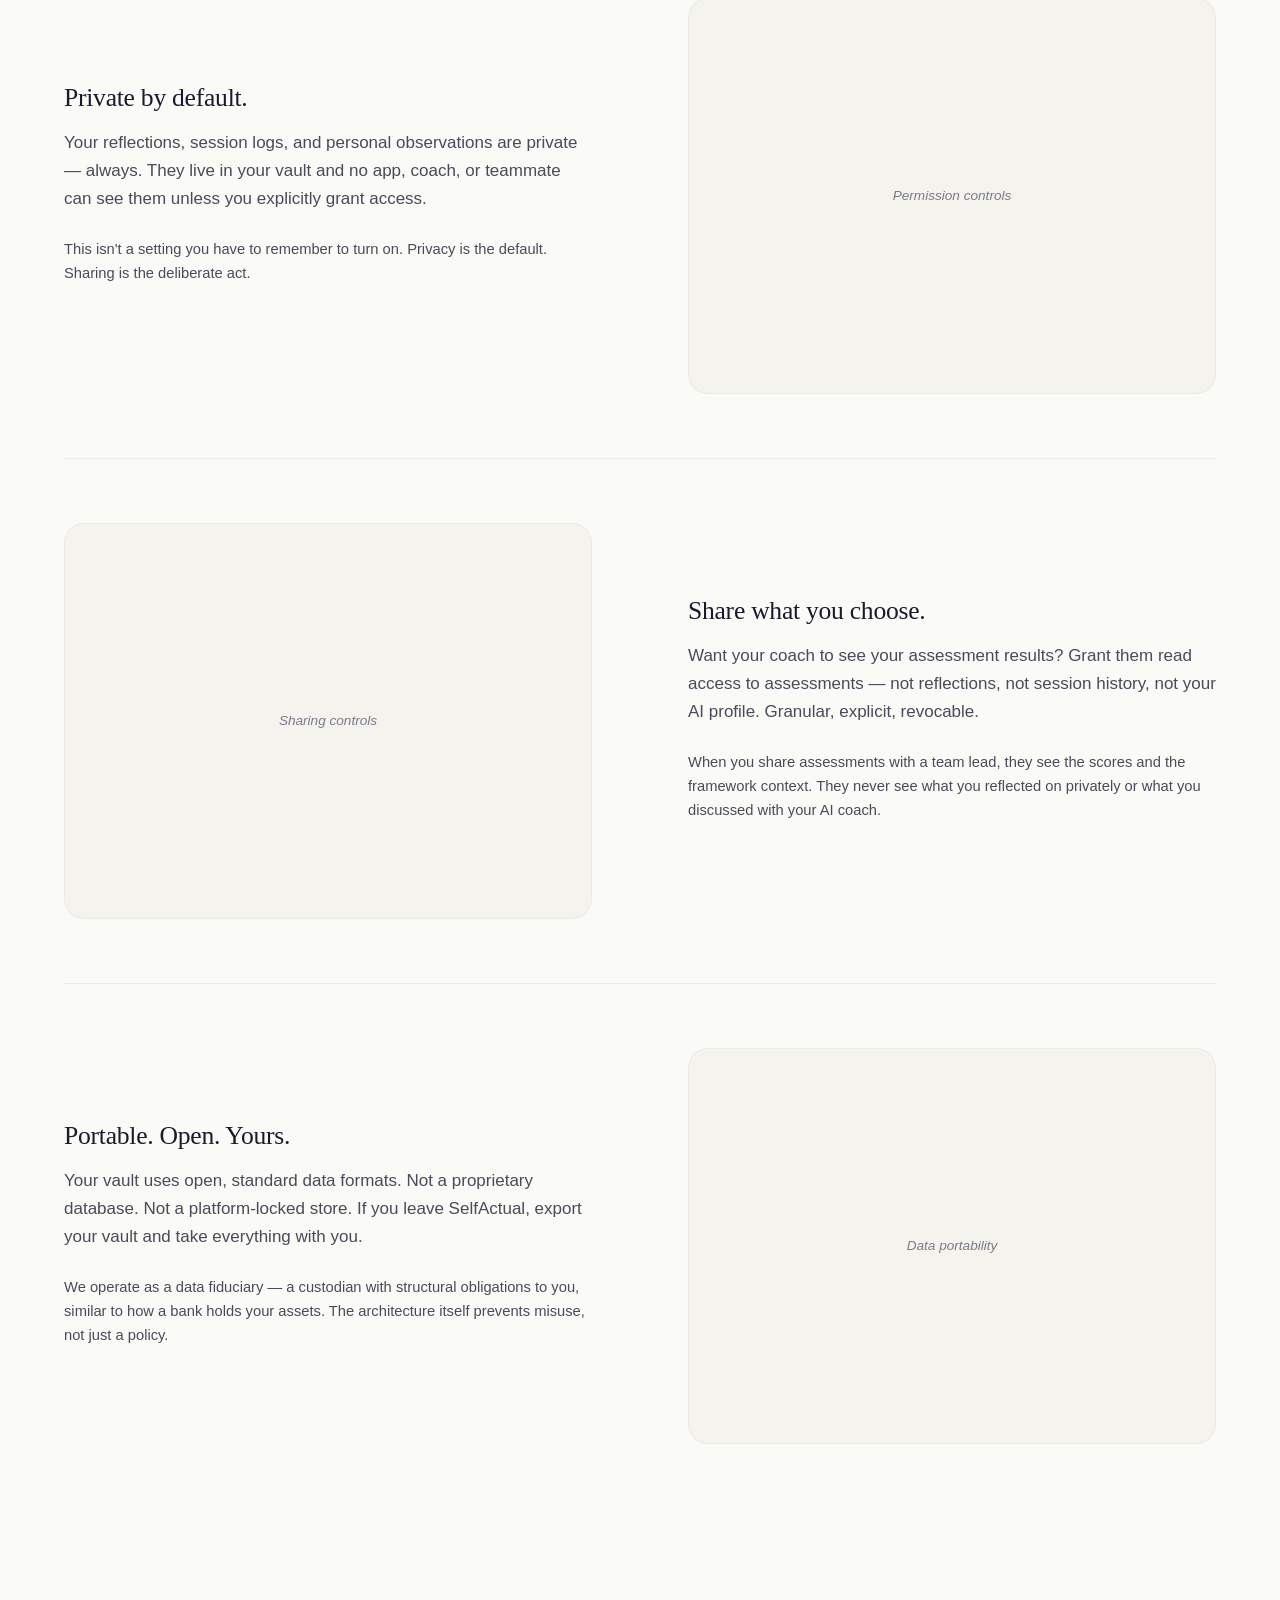
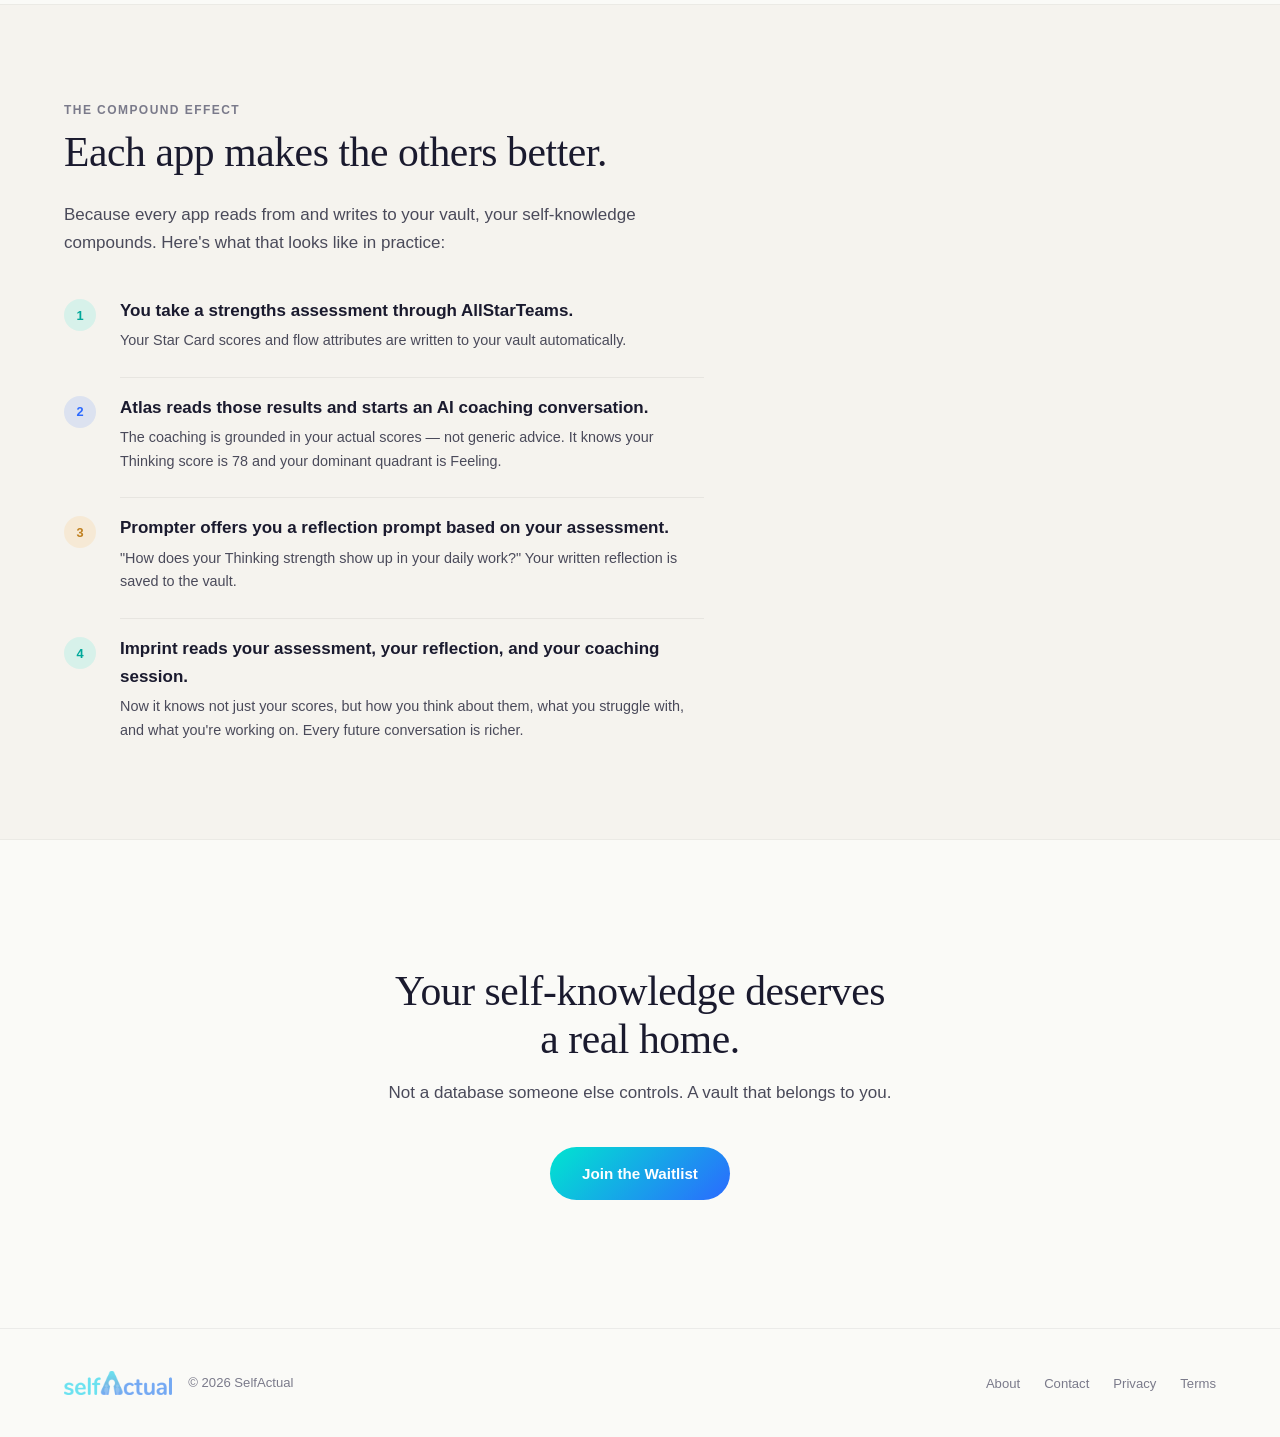
<file: vault.html>
<!DOCTYPE html>
<html lang="en">
<head>
  <meta charset="UTF-8">
  <meta name="viewport" content="width=device-width, initial-scale=1.0">
  <title>Your Vault — The home for your self-knowledge | SelfActual</title>
  <meta name="description" content="A personal, portable data store you own. Your vault connects every SelfActual app and keeps you in control of your data.">
  <link rel="stylesheet" href="style.css">
  <link rel="icon" type="image/png" href="images/favicon.png">

  <!-- Google tag (gtag.js) -->
  <script async src="https://www.googletagmanager.com/gtag/js?id=G-R82XNXT8J0"></script>
  <script>
    window.dataLayer = window.dataLayer || [];
    function gtag(){dataLayer.push(arguments);}
    gtag('js', new Date());
    gtag('config', 'G-R82XNXT8J0');
  </script>

  <!-- Intercom (launcher hidden — tracking only) -->
  <script src="intercom.js?v=2"></script>
</head>
<body>

  <!-- Navigation -->
  <nav class="nav">
    <div class="container">
      <a href="index.html" class="nav__logo">
        <img src="images/selfactual_logo.png" alt="SelfActual">
      </a>
      <button class="nav__toggle" onclick="document.querySelector('.nav__links').classList.toggle('open')" aria-label="Menu">
        <span></span><span></span><span></span>
      </button>
      <ul class="nav__links">
        <li><a href="index.html">Home</a></li>
        <li><a href="vault.html" class="active">Your Vault</a></li>
        <li><a href="imprint.html">Imprint</a></li>
        <li><a href="atlas.html">Atlas</a></li>
        <li><a href="about.html">About</a></li>
      </ul>
      <a href="index.html#waitlist" class="nav__cta nav__cta--desktop">Join Waitlist</a>
    </div>
  </nav>

  <!-- Page Header -->
  <section class="page-header">
    <div class="container">
      <span class="label fade-up">Your Vault</span>
      <h1 class="fade-up fade-up--d1">The home for everything <span class="gradient-text">you know about yourself.</span></h1>
      <p class="fade-up fade-up--d2">
        Your vault is a personal data store that belongs to you — not SelfActual, not any app, not any AI company. It's where your assessments, reflections, AI profiles, and growth data live. And it's what makes every SelfActual app smarter together than any of them are alone.
      </p>
    </div>
  </section>

  <!-- The Connector -->
  <section class="pullquote">
    <div class="container">
      <div class="pullquote__content">
        <p class="label">The Key Idea</p>
        <blockquote>
          The vault isn't just storage. It's the connection layer. When Imprint learns how you think, Atlas can use that in coaching. When Atlas captures an assessment, Prompter can offer reflections about it. One vault. Every app enriching the same picture of you.
        </blockquote>
      </div>
    </div>
  </section>

  <!-- How Apps Connect Through the Vault -->
  <section>
    <div class="container">
      <p class="label">How It Works</p>
      <h2 style="margin-top: var(--space-xs); margin-bottom: var(--space-sm);">Every app reads and writes to your vault.</h2>
      <p style="color: var(--text-secondary); max-width: 600px; margin-bottom: var(--space-xl);">
        Traditional apps keep your data in silos. SelfActual apps share a common data layer — your vault. This means each app can build on what the others have contributed, creating a picture of you that no single tool could achieve.
      </p>

      <!-- Visual: The vault connecting apps -->
      <div style="background: var(--dark); border-radius: var(--border-radius-lg); padding: var(--space-2xl) var(--space-lg); position: relative; overflow: hidden; margin-bottom: var(--space-xl);">
        <div style="position: absolute; inset: 0; background: radial-gradient(ellipse at 50% 50%, rgba(0,229,208,0.06) 0%, transparent 70%);"></div>
        <div style="position: relative; z-index: 1; max-width: 700px; margin: 0 auto;">
          <!-- Vault center -->
          <div style="text-align: center; margin-bottom: var(--space-xl);">
            <div style="display: inline-flex; align-items: center; gap: var(--space-sm); background: rgba(255,255,255,0.06); border: 1px solid rgba(255,255,255,0.12); border-radius: var(--border-radius); padding: var(--space-md) var(--space-lg);">
              <span style="font-size: 1.6rem;">🔐</span>
              <div style="text-align: left;">
                <div style="color: var(--white); font-family: var(--font-display); font-size: 1.2rem;">Your Vault</div>
                <div style="color: rgba(255,255,255,0.4); font-size: 0.8rem;">Assessments · Reflections · AI Profile · Growth Data</div>
              </div>
            </div>
          </div>

          <!-- Apps reading/writing -->
          <div style="display: grid; grid-template-columns: repeat(3, 1fr); gap: var(--space-md);">
            <div style="text-align: center;">
              <div style="color: rgba(255,255,255,0.3); font-size: 0.75rem; margin-bottom: var(--space-xs);">↕ reads & writes</div>
              <div style="background: rgba(0,229,208,0.1); border: 1px solid rgba(0,229,208,0.2); border-radius: var(--border-radius-sm); padding: var(--space-sm);">
                <div style="color: var(--cyan); font-weight: 600; font-size: 0.95rem;">Imprint</div>
                <div style="color: rgba(255,255,255,0.4); font-size: 0.78rem; margin-top: 4px;">Writes your AI profile.<br>Reads assessments for context.</div>
              </div>
            </div>
            <div style="text-align: center;">
              <div style="color: rgba(255,255,255,0.3); font-size: 0.75rem; margin-bottom: var(--space-xs);">↕ reads & writes</div>
              <div style="background: rgba(43,106,255,0.1); border: 1px solid rgba(43,106,255,0.2); border-radius: var(--border-radius-sm); padding: var(--space-sm);">
                <div style="color: var(--blue); font-weight: 600; font-size: 0.95rem;">Atlas</div>
                <div style="color: rgba(255,255,255,0.4); font-size: 0.78rem; margin-top: 4px;">Writes assessments.<br>Reads your profile for coaching.</div>
              </div>
            </div>
            <div style="text-align: center;">
              <div style="color: rgba(255,255,255,0.3); font-size: 0.75rem; margin-bottom: var(--space-xs);">↕ reads & writes</div>
              <div style="background: rgba(255,179,71,0.1); border: 1px solid rgba(255,179,71,0.2); border-radius: var(--border-radius-sm); padding: var(--space-sm);">
                <div style="color: var(--amber); font-weight: 600; font-size: 0.95rem;">Prompter</div>
                <div style="color: rgba(255,255,255,0.4); font-size: 0.78rem; margin-top: 4px;">Writes reflections.<br>Reads assessments for prompts.</div>
              </div>
            </div>
          </div>

          <!-- Partner apps -->
          <div style="text-align: center; margin-top: var(--space-lg); padding-top: var(--space-md); border-top: 1px solid rgba(255,255,255,0.06);">
            <div style="color: rgba(255,255,255,0.3); font-size: 0.75rem; margin-bottom: var(--space-xs);">Partner apps write too ↑</div>
            <div style="display: inline-flex; gap: var(--space-sm);">
              <span style="background: rgba(255,255,255,0.04); border: 1px solid rgba(255,255,255,0.08); border-radius: var(--border-radius-sm); padding: 0.4rem 0.8rem; color: rgba(255,255,255,0.4); font-size: 0.8rem;">AllStarTeams</span>
              <span style="background: rgba(255,255,255,0.04); border: 1px solid rgba(255,255,255,0.08); border-radius: var(--border-radius-sm); padding: 0.4rem 0.8rem; color: rgba(255,255,255,0.3); font-size: 0.8rem;">More coming</span>
            </div>
          </div>
        </div>
      </div>
    </div>
  </section>

  <!-- What's In Your Vault -->
  <section style="background: var(--cream-warm); border-top: 1px solid rgba(0,0,0,0.04); border-bottom: 1px solid rgba(0,0,0,0.04);">
    <div class="container">
      <p class="label">What Lives in Your Vault</p>
      <h2 style="margin-top: var(--space-xs); margin-bottom: var(--space-lg);">Everything that makes up your self-knowledge.</h2>

      <div class="cards">
        <div class="card">
          <div class="card__icon card__icon--atlas">📊</div>
          <h3>Assessments</h3>
          <p>Star Card scores, StrengthsFinder results, DISC profiles, flow attributes — every assessment you've ever taken, structured and linked.</p>
        </div>
        <div class="card">
          <div class="card__icon card__icon--imprint">🧠</div>
          <h3>Your AI Profile</h3>
          <p>How you process information, communicate, make decisions, and what your blind spots are. Written by Imprint, reviewed and controlled by you.</p>
        </div>
        <div class="card">
          <div class="card__icon card__icon--prompter">✍️</div>
          <h3>Reflections</h3>
          <p>Guided reflections from Prompter, strength reflections from workshops, final synthesis insights. Your inner work, preserved and private.</p>
        </div>
      </div>

      <div class="cards" style="margin-top: var(--space-md);">
        <div class="card">
          <div class="card__icon" style="background: linear-gradient(135deg, rgba(107,99,255,0.12), rgba(107,99,255,0.04)); color: #6B63FF;">💬</div>
          <h3>Session History</h3>
          <p>Summaries of AI coaching conversations — decisions made, open questions, next steps. A running record of your growth work.</p>
        </div>
        <div class="card">
          <div class="card__icon" style="background: linear-gradient(135deg, rgba(255,107,84,0.12), rgba(255,107,84,0.04)); color: var(--coral);">📋</div>
          <h3>Growth Plans</h3>
          <p>Goals, development areas, and progress tracking — connected to the assessments and reflections that informed them.</p>
        </div>
        <div class="card">
          <div class="card__icon" style="background: linear-gradient(135deg, rgba(0,0,0,0.08), rgba(0,0,0,0.03)); color: var(--text-secondary);">📜</div>
          <h3>Provenance</h3>
          <p>A complete audit trail. What was written, when, and by which app. Full transparency over everything in your vault.</p>
        </div>
      </div>
    </div>
  </section>

  <!-- Permission Model -->
  <section>
    <div class="container">
      <p class="label">Permissions</p>
      <h2 style="margin-top: var(--space-xs); margin-bottom: var(--space-md);">You decide who sees what.</h2>

      <div class="feature-block" style="border-top: none; padding-top: 0;">
        <div class="feature-block__content">
          <h2>Private by default.</h2>
          <p>
            Your reflections, session logs, and personal observations are private — always. They live in your vault and no app, coach, or teammate can see them unless you explicitly grant access.
          </p>
          <p style="color: var(--text-secondary); font-size: 0.92rem;">
            This isn't a setting you have to remember to turn on. Privacy is the default. Sharing is the deliberate act.
          </p>
        </div>
        <div class="feature-block__visual">
          <div class="feature-block__visual-placeholder">
            Permission controls
          </div>
        </div>
      </div>

      <div class="feature-block">
        <div class="feature-block__content">
          <h2>Share what you choose.</h2>
          <p>
            Want your coach to see your assessment results? Grant them read access to assessments — not reflections, not session history, not your AI profile. Granular, explicit, revocable.
          </p>
          <p style="color: var(--text-secondary); font-size: 0.92rem;">
            When you share assessments with a team lead, they see the scores and the framework context. They never see what you reflected on privately or what you discussed with your AI coach.
          </p>
        </div>
        <div class="feature-block__visual">
          <div class="feature-block__visual-placeholder">
            Sharing controls
          </div>
        </div>
      </div>

      <div class="feature-block">
        <div class="feature-block__content">
          <h2>Portable. Open. Yours.</h2>
          <p>
            Your vault uses open, standard data formats. Not a proprietary database. Not a platform-locked store. If you leave SelfActual, export your vault and take everything with you.
          </p>
          <p style="color: var(--text-secondary); font-size: 0.92rem;">
            We operate as a data fiduciary — a custodian with structural obligations to you, similar to how a bank holds your assets. The architecture itself prevents misuse, not just a policy.
          </p>
        </div>
        <div class="feature-block__visual">
          <div class="feature-block__visual-placeholder">
            Data portability
          </div>
        </div>
      </div>
    </div>
  </section>

  <!-- The Compound Effect -->
  <section style="background: var(--cream-warm); border-top: 1px solid rgba(0,0,0,0.04); border-bottom: 1px solid rgba(0,0,0,0.04);">
    <div class="container">
      <p class="label">The Compound Effect</p>
      <h2 style="margin-top: var(--space-xs); margin-bottom: var(--space-md);">Each app makes the others better.</h2>
      <p style="color: var(--text-secondary); max-width: 600px; margin-bottom: var(--space-lg);">
        Because every app reads from and writes to your vault, your self-knowledge compounds. Here's what that looks like in practice:
      </p>

      <div style="max-width: 640px;">
        <div style="display: grid; grid-template-columns: auto 1fr; gap: var(--space-sm) var(--space-md); align-items: start;">
          
          <div style="width: 32px; height: 32px; border-radius: 50%; background: rgba(0,229,208,0.12); display: flex; align-items: center; justify-content: center; font-size: 0.8rem; color: #00A89A; font-weight: 600; margin-top: 2px;">1</div>
          <div style="padding-bottom: var(--space-md); border-bottom: 1px solid rgba(0,0,0,0.06);">
            <p style="font-weight: 600; margin-bottom: 4px; max-width: none;">You take a strengths assessment through AllStarTeams.</p>
            <p style="color: var(--text-secondary); font-size: 0.9rem; max-width: none;">Your Star Card scores and flow attributes are written to your vault automatically.</p>
          </div>

          <div style="width: 32px; height: 32px; border-radius: 50%; background: rgba(43,106,255,0.12); display: flex; align-items: center; justify-content: center; font-size: 0.8rem; color: var(--blue); font-weight: 600; margin-top: 2px;">2</div>
          <div style="padding-bottom: var(--space-md); border-bottom: 1px solid rgba(0,0,0,0.06);">
            <p style="font-weight: 600; margin-bottom: 4px; max-width: none;">Atlas reads those results and starts an AI coaching conversation.</p>
            <p style="color: var(--text-secondary); font-size: 0.9rem; max-width: none;">The coaching is grounded in your actual scores — not generic advice. It knows your Thinking score is 78 and your dominant quadrant is Feeling.</p>
          </div>

          <div style="width: 32px; height: 32px; border-radius: 50%; background: rgba(255,179,71,0.15); display: flex; align-items: center; justify-content: center; font-size: 0.8rem; color: #C08020; font-weight: 600; margin-top: 2px;">3</div>
          <div style="padding-bottom: var(--space-md); border-bottom: 1px solid rgba(0,0,0,0.06);">
            <p style="font-weight: 600; margin-bottom: 4px; max-width: none;">Prompter offers you a reflection prompt based on your assessment.</p>
            <p style="color: var(--text-secondary); font-size: 0.9rem; max-width: none;">"How does your Thinking strength show up in your daily work?" Your written reflection is saved to the vault.</p>
          </div>

          <div style="width: 32px; height: 32px; border-radius: 50%; background: rgba(0,229,208,0.12); display: flex; align-items: center; justify-content: center; font-size: 0.8rem; color: #00A89A; font-weight: 600; margin-top: 2px;">4</div>
          <div>
            <p style="font-weight: 600; margin-bottom: 4px; max-width: none;">Imprint reads your assessment, your reflection, and your coaching session.</p>
            <p style="color: var(--text-secondary); font-size: 0.9rem; max-width: none;">Now it knows not just your scores, but how you think about them, what you struggle with, and what you're working on. Every future conversation is richer.</p>
          </div>

        </div>
      </div>
    </div>
  </section>

  <!-- CTA -->
  <section class="cta-section">
    <div class="container">
      <h2>Your self-knowledge deserves<br>a real home.</h2>
      <p>Not a database someone else controls. A vault that belongs to you.</p>
      <a href="index.html#waitlist" class="btn btn--primary">Join the Waitlist</a>
    </div>
  </section>

  <!-- Footer -->
  <footer class="footer">
    <div class="container">
      <div class="footer__left">
        <img src="images/selfactual_logo.png" alt="SelfActual">
        <span>© 2026 SelfActual</span>
      </div>
      <ul class="footer__links">
        <li><a href="about.html">About</a></li>
        <li><a href="#" onclick="openContactModal(); return false;">Contact</a></li>
        <li><a href="privacy.html" target="_blank" rel="noopener">Privacy</a></li>
        <li><a href="terms.html" target="_blank" rel="noopener">Terms</a></li>
      </ul>
    </div>
  </footer>

  <script src="contact-modal.js"></script>
</body>
</html>
</file>
<file: style.css>
/* ============================================
   SelfActual — Brand System & Global Styles
   ============================================ */

/* --- CSS Reset & Base --- */
*, *::before, *::after { box-sizing: border-box; margin: 0; padding: 0; }

:root {
  /* Brand Colors — from logo gradient */
  --cyan: #00E5D0;
  --cyan-light: #4AEADB;
  --blue: #2B6AFF;
  --blue-deep: #1B4FD8;
  --gradient-brand: linear-gradient(135deg, #00E5D0 0%, #2B6AFF 100%);
  --gradient-brand-subtle: linear-gradient(135deg, rgba(0,229,208,0.08) 0%, rgba(43,106,255,0.08) 100%);
  --gradient-brand-hover: linear-gradient(135deg, #00E5D0 0%, #1B4FD8 100%);

  /* Neutrals */
  --cream: #FAFAF7;
  --cream-warm: #F5F3EE;
  --stone: #E8E5DE;
  --text-primary: #1A1A2E;
  --text-secondary: #4A4A5A;
  --text-tertiary: #7A7A8A;
  --white: #FFFFFF;
  --dark: #0D0D1A;

  /* Accent — warm complement to cool brand colors */
  --coral: #FF6B54;
  --coral-hover: #E85A44;
  --amber: #FFB347;

  /* Typography */
  --font-display: 'DM Serif Display', Georgia, serif;
  --font-body: 'DM Sans', -apple-system, BlinkMacSystemFont, sans-serif;
  --font-mono: 'JetBrains Mono', monospace;

  /* Spacing */
  --space-xs: 0.5rem;
  --space-sm: 1rem;
  --space-md: 1.5rem;
  --space-lg: 2.5rem;
  --space-xl: 4rem;
  --space-2xl: 6rem;
  --space-3xl: 8rem;

  /* Layout */
  --max-width: 1200px;
  --max-width-narrow: 800px;
  --max-width-text: 640px;
  --nav-height: 72px;
  --border-radius: 12px;
  --border-radius-sm: 8px;
  --border-radius-lg: 20px;
}

/* --- Fonts --- */
@import url('https://fonts.googleapis.com/css2?family=DM+Sans:ital,opsz,wght@0,9..40,300..700;1,9..40,300..700&family=DM+Serif+Display&family=JetBrains+Mono:wght@400&display=swap');

/* --- Global --- */
html {
  scroll-behavior: smooth;
  -webkit-font-smoothing: antialiased;
  -moz-osx-font-smoothing: grayscale;
}

body {
  font-family: var(--font-body);
  font-size: 17px;
  line-height: 1.65;
  color: var(--text-primary);
  background-color: var(--cream);
}

a {
  color: inherit;
  text-decoration: none;
}

img { max-width: 100%; display: block; }

/* --- Typography --- */
h1, h2, h3 {
  font-family: var(--font-display);
  font-weight: 400;
  line-height: 1.15;
  letter-spacing: -0.01em;
}

h1 { font-size: clamp(2.4rem, 5vw, 3.6rem); }
h2 { font-size: clamp(1.8rem, 3.5vw, 2.6rem); }
h3 { font-size: clamp(1.3rem, 2vw, 1.6rem); }

p { max-width: 65ch; }

.label {
  font-family: var(--font-body);
  font-size: 0.75rem;
  font-weight: 600;
  letter-spacing: 0.12em;
  text-transform: uppercase;
  color: var(--text-tertiary);
}

.gradient-text {
  background: var(--gradient-brand);
  -webkit-background-clip: text;
  -webkit-text-fill-color: transparent;
  background-clip: text;
}

/* --- Layout --- */
.container {
  max-width: var(--max-width);
  margin: 0 auto;
  padding: 0 var(--space-md);
}

.container--narrow {
  max-width: var(--max-width-narrow);
  margin: 0 auto;
  padding: 0 var(--space-md);
}

section {
  padding: var(--space-2xl) 0;
}

/* --- Navigation --- */
.nav {
  position: fixed;
  top: 0;
  left: 0;
  right: 0;
  height: var(--nav-height);
  background: rgba(250, 250, 247, 0.92);
  -webkit-backdrop-filter: blur(8px);
  backdrop-filter: blur(8px);
  border-bottom: 1px solid rgba(0,0,0,0.05);
  z-index: 1000;
  display: flex;
  align-items: center;
}

.nav .container {
  display: flex;
  align-items: center;
  justify-content: space-between;
  width: 100%;
}

.nav__logo {
  display: flex;
  align-items: center;
  gap: var(--space-xs);
}

.nav__logo img {
  height: 32px;
  width: auto;
}

.nav__links {
  display: flex;
  align-items: center;
  gap: var(--space-lg);
  list-style: none;
}

.nav__links a {
  font-size: 0.9rem;
  font-weight: 500;
  color: var(--text-secondary);
  transition: color 0.2s ease;
  position: relative;
}

.nav__links a:hover,
.nav__links a.active {
  color: var(--text-primary);
}

.nav__links a.active::after {
  content: '';
  position: absolute;
  bottom: -4px;
  left: 0;
  right: 0;
  height: 2px;
  background: var(--gradient-brand);
  border-radius: 1px;
}

.nav__cta {
  font-size: 0.85rem;
  font-weight: 600;
  padding: 0.55rem 1.3rem;
  background: var(--gradient-brand);
  color: var(--white);
  border-radius: 100px;
  transition: transform 0.2s ease, box-shadow 0.2s ease;
}

.nav__cta:hover {
  transform: translateY(-1px);
  box-shadow: 0 4px 20px rgba(43, 106, 255, 0.3);
}

/* Mobile nav toggle */
.nav__toggle {
  display: none;
  background: none;
  border: none;
  cursor: pointer;
  padding: 8px;
}

.nav__toggle span {
  display: block;
  width: 22px;
  height: 2px;
  background: var(--text-primary);
  margin: 5px 0;
  transition: 0.3s;
}

/* --- Hero --- */
.hero {
  padding-top: calc(var(--nav-height) + var(--space-3xl));
  padding-bottom: var(--space-3xl);
  text-align: center;
}

.hero h1 {
  margin-bottom: var(--space-md);
}

.hero__subtitle {
  font-size: 1.15rem;
  color: var(--text-secondary);
  max-width: 540px;
  margin: 0 auto var(--space-lg);
  line-height: 1.7;
}

/* --- Buttons --- */
.btn {
  display: inline-flex;
  align-items: center;
  gap: 0.5rem;
  font-family: var(--font-body);
  font-weight: 600;
  font-size: 0.95rem;
  padding: 0.85rem 2rem;
  border-radius: 100px;
  border: none;
  cursor: pointer;
  transition: all 0.25s ease;
  text-decoration: none;
}

.btn--primary {
  background: var(--gradient-brand);
  color: var(--white);
}

.btn--primary:hover {
  transform: translateY(-2px);
  box-shadow: 0 6px 24px rgba(43, 106, 255, 0.3);
}

.btn--secondary {
  background: transparent;
  color: var(--text-primary);
  border: 1.5px solid var(--stone);
}

.btn--secondary:hover {
  border-color: var(--blue);
  color: var(--blue);
}

.btn--ghost {
  background: transparent;
  color: var(--blue);
  padding: 0.85rem 0;
}

.btn--ghost:hover {
  color: var(--blue-deep);
}

.btn--ghost::after {
  content: '→';
  transition: transform 0.2s ease;
}

.btn--ghost:hover::after {
  transform: translateX(4px);
}

/* --- Waitlist Form --- */
.waitlist {
  display: flex;
  gap: var(--space-xs);
  max-width: 440px;
  margin: 0 auto;
}

.waitlist input {
  flex: 1;
  padding: 0.85rem 1.2rem;
  border: 1.5px solid var(--stone);
  border-radius: 100px;
  font-family: var(--font-body);
  font-size: 0.95rem;
  background: var(--white);
  outline: none;
  transition: border-color 0.2s ease;
}

.waitlist input:focus {
  border-color: var(--cyan);
}

.waitlist input::placeholder {
  color: var(--text-tertiary);
}

/* --- Contact Form --- */
.contact-form {
  display: flex;
  flex-direction: column;
  gap: var(--space-xs);
  max-width: 540px;
  margin: 0 auto;
  text-align: left;
}

.contact-form input,
.contact-form select,
.contact-form textarea {
  padding: 0.85rem 1.2rem;
  border: 1.5px solid var(--stone);
  border-radius: 100px;
  font-family: var(--font-body);
  font-size: 0.95rem;
  background: var(--white);
  outline: none;
  transition: border-color 0.2s ease;
}

.contact-form textarea {
  border-radius: var(--border-radius);
  min-height: 120px;
  resize: vertical;
}

.contact-form select {
  color: var(--text-tertiary);
  appearance: none;
  background-image: url("data:image/svg+xml,%3Csvg xmlns='http://www.w3.org/2000/svg' width='12' height='8'%3E%3Cpath d='M1 1l5 5 5-5' stroke='%237A7A8A' stroke-width='1.5' fill='none'/%3E%3C/svg%3E");
  background-repeat: no-repeat;
  background-position: right 1.2rem center;
  padding-right: 2.5rem;
}

.contact-form select:has(option:checked:not([value=""])) {
  color: var(--text-primary);
}

.contact-form input:focus,
.contact-form select:focus,
.contact-form textarea:focus {
  border-color: var(--cyan);
}

.contact-form input::placeholder,
.contact-form textarea::placeholder {
  color: var(--text-tertiary);
}

/* --- Modal --- */
.modal {
  display: none;
  position: fixed;
  inset: 0;
  z-index: 1000;
  align-items: center;
  justify-content: center;
}

.modal.open {
  display: flex;
}

.modal__backdrop {
  position: absolute;
  inset: 0;
  background: rgba(0, 0, 0, 0.5);
  backdrop-filter: blur(4px);
}

.modal__content {
  position: relative;
  background: var(--white);
  border-radius: var(--border-radius);
  padding: var(--space-xl);
  width: 90%;
  max-width: 540px;
  max-height: 90vh;
  overflow-y: auto;
  box-shadow: 0 24px 48px rgba(0, 0, 0, 0.15);
}

.modal__close {
  position: absolute;
  top: var(--space-sm);
  right: var(--space-sm);
  background: none;
  border: none;
  font-size: 1.5rem;
  color: var(--text-tertiary);
  cursor: pointer;
  line-height: 1;
  padding: 0.25rem 0.5rem;
}

.modal__close:hover {
  color: var(--text-primary);
}

/* --- Cards --- */
.cards {
  display: grid;
  grid-template-columns: repeat(auto-fit, minmax(300px, 1fr));
  gap: var(--space-md);
}

.card {
  background: var(--white);
  border: 1px solid rgba(0,0,0,0.06);
  border-radius: var(--border-radius);
  padding: var(--space-lg);
  transition: all 0.3s ease;
  position: relative;
  overflow: hidden;
}

.card:hover {
  border-color: rgba(0,0,0,0.1);
  transform: translateY(-3px);
  box-shadow: 0 12px 40px rgba(0,0,0,0.06);
}

.card__icon {
  width: 48px;
  height: 48px;
  border-radius: var(--border-radius-sm);
  display: flex;
  align-items: center;
  justify-content: center;
  margin-bottom: var(--space-md);
  font-size: 1.4rem;
}

.card__icon img {
  width: 100%;
  height: 100%;
  object-fit: contain;
  display: block;
}

.card__icon--imprint {
  background: linear-gradient(135deg, rgba(0,229,208,0.12), rgba(0,229,208,0.04));
  color: #00C4B4;
}

.card__icon--atlas {
  background: linear-gradient(135deg, rgba(43,106,255,0.12), rgba(43,106,255,0.04));
  color: var(--blue);
}

.card__icon--vault {
  background: linear-gradient(135deg, rgba(13,13,26,0.10), rgba(13,13,26,0.03));
  color: var(--dark);
}

.card h3 {
  margin-bottom: var(--space-xs);
}

.card p {
  color: var(--text-secondary);
  font-size: 0.95rem;
  margin-bottom: var(--space-md);
}

.card__features {
  list-style: none;
  display: flex;
  flex-direction: column;
  gap: 0.6rem;
}

.card__features li {
  font-size: 0.9rem;
  color: var(--text-secondary);
  padding-left: 1.4rem;
  position: relative;
}

.card__features li::before {
  content: '';
  position: absolute;
  left: 0;
  top: 0.55rem;
  width: 6px;
  height: 6px;
  border-radius: 50%;
  background: var(--gradient-brand);
}

.badge {
  display: inline-block;
  font-size: 0.7rem;
  font-weight: 600;
  letter-spacing: 0.08em;
  text-transform: uppercase;
  padding: 0.25rem 0.7rem;
  border-radius: 100px;
  margin-top: var(--space-sm);
}

.badge--active {
  background: rgba(0,229,208,0.12);
  color: #00A89A;
}

.badge--soon {
  background: rgba(255,179,71,0.15);
  color: #C08020;
}

/* --- Trust Section --- */
.trust {
  background: var(--cream-warm);
  border-top: 1px solid rgba(0,0,0,0.04);
  border-bottom: 1px solid rgba(0,0,0,0.04);
}

.trust__grid {
  display: grid;
  grid-template-columns: repeat(3, 1fr);
  gap: var(--space-lg);
  margin-top: var(--space-lg);
}

.trust__item h3 {
  font-size: 1.15rem;
  margin-bottom: var(--space-xs);
}

.trust__item p {
  color: var(--text-secondary);
  font-size: 0.92rem;
}

.trust__icon {
  font-size: 1.6rem;
  margin-bottom: var(--space-sm);
  display: block;
}

/* --- How It Works --- */
.steps {
  display: grid;
  grid-template-columns: repeat(3, 1fr);
  gap: var(--space-lg);
  margin-top: var(--space-lg);
  counter-reset: step;
}

.step {
  counter-increment: step;
  position: relative;
  padding-top: var(--space-lg);
}

.step::before {
  content: counter(step, decimal-leading-zero);
  font-family: var(--font-display);
  font-size: 2.8rem;
  background: var(--gradient-brand);
  -webkit-background-clip: text;
  -webkit-text-fill-color: transparent;
  background-clip: text;
  opacity: 0.3;
  position: absolute;
  top: 0;
  left: 0;
}

.step h3 {
  font-size: 1.1rem;
  margin-bottom: var(--space-xs);
}

.step p {
  color: var(--text-secondary);
  font-size: 0.92rem;
}

/* --- Coaches Section --- */
.coaches {
  text-align: center;
}

.coaches p {
  margin: var(--space-sm) auto var(--space-lg);
  color: var(--text-secondary);
}

/* --- Pull Quote --- */
.pullquote {
  background: var(--dark);
  color: var(--white);
  padding: var(--space-2xl) 0;
}

.pullquote__content {
  display: grid;
  grid-template-columns: auto 1fr;
  gap: var(--space-lg);
  align-items: start;
}

.pullquote .label {
  color: rgba(255,255,255,0.4);
  writing-mode: vertical-lr;
  text-orientation: mixed;
  transform: rotate(180deg);
  align-self: center;
}

.pullquote blockquote {
  font-family: var(--font-display);
  font-size: clamp(1.3rem, 2.5vw, 1.8rem);
  line-height: 1.5;
  max-width: 700px;
  opacity: 0.9;
}

/* --- Page Header (for sub-pages) --- */
.page-header {
  padding-top: calc(var(--nav-height) + var(--space-2xl));
  padding-bottom: var(--space-xl);
}

.page-header .label {
  margin-bottom: var(--space-sm);
  display: block;
}

.page-header h1 {
  margin-bottom: var(--space-md);
}

.page-header p {
  font-size: 1.15rem;
  color: var(--text-secondary);
  max-width: 560px;
  line-height: 1.7;
}

/* --- Prose (long-form content) --- */
.prose {
  max-width: var(--max-width-text);
}

.prose h2 {
  font-size: 1.2rem;
  font-family: var(--font-body);
  font-weight: 600;
  margin-top: var(--space-lg);
  margin-bottom: var(--space-xs);
}

.prose h3 {
  font-size: 1.02rem;
  font-family: var(--font-body);
  font-weight: 600;
  margin-top: var(--space-md);
  margin-bottom: var(--space-xs);
}

.prose p {
  color: var(--text-secondary);
  line-height: 1.75;
  margin-bottom: var(--space-sm);
}

.prose ul {
  color: var(--text-secondary);
  line-height: 1.75;
  margin-bottom: var(--space-sm);
  padding-left: 1.5rem;
}

.prose li {
  margin-bottom: 0.35rem;
}

.prose a {
  color: var(--blue);
  text-decoration: none;
}

.prose a:hover {
  text-decoration: underline;
}

/* --- Feature Blocks (sub-pages) --- */
.feature-block {
  display: grid;
  grid-template-columns: 1fr 1fr;
  gap: var(--space-2xl);
  align-items: center;
  padding: var(--space-xl) 0;
  border-top: 1px solid rgba(0,0,0,0.05);
}

.feature-block:nth-child(even) {
  direction: rtl;
}

.feature-block:nth-child(even) > * {
  direction: ltr;
}

.feature-block__content h2 {
  font-size: 1.6rem;
  margin-bottom: var(--space-sm);
}

.feature-block__content p {
  color: var(--text-secondary);
  margin-bottom: var(--space-md);
}

.feature-block__visual {
  background: var(--cream-warm);
  border-radius: var(--border-radius-lg);
  aspect-ratio: 4/3;
  display: flex;
  align-items: center;
  justify-content: center;
  border: 1px solid rgba(0,0,0,0.04);
}

.feature-block__visual-placeholder {
  font-size: 0.85rem;
  color: var(--text-tertiary);
  font-style: italic;
}

/* --- The Non-Negotiables (Imprint page) --- */
.principles {
  display: grid;
  grid-template-columns: repeat(2, 1fr);
  gap: var(--space-md);
  margin-top: var(--space-lg);
}

.principle {
  background: var(--white);
  border: 1px solid rgba(0,0,0,0.06);
  border-radius: var(--border-radius);
  padding: var(--space-lg);
}

.principle__icon {
  font-size: 1.4rem;
  margin-bottom: var(--space-sm);
}

.principle h3 {
  font-size: 1.05rem;
  margin-bottom: var(--space-xs);
  font-family: var(--font-body);
  font-weight: 600;
}

.principle p {
  color: var(--text-secondary);
  font-size: 0.9rem;
}

/* --- Team (About page) --- */
.team-grid {
  display: grid;
  grid-template-columns: repeat(3, 1fr);
  gap: var(--space-lg);
  margin-top: var(--space-lg);
}

.team-member {
  text-align: center;
}

.team-member__avatar {
  width: 80px;
  height: 80px;
  border-radius: 50%;
  background: var(--gradient-brand-subtle);
  margin: 0 auto var(--space-sm);
  display: flex;
  align-items: center;
  justify-content: center;
  font-size: 1.6rem;
  color: var(--blue);
  font-family: var(--font-display);
}

.team-member h3 {
  font-family: var(--font-body);
  font-weight: 600;
  font-size: 1rem;
  margin-bottom: 0.2rem;
}

.team-member p {
  color: var(--text-secondary);
  font-size: 0.88rem;
  margin: 0 auto;
}

/* --- CTA Section --- */
.cta-section {
  text-align: center;
  padding: var(--space-3xl) 0;
}

.cta-section h2 {
  margin-bottom: var(--space-sm);
}

.cta-section p {
  color: var(--text-secondary);
  margin: 0 auto var(--space-lg);
}

/* --- Footer --- */
.footer {
  border-top: 1px solid rgba(0,0,0,0.06);
  padding: var(--space-lg) 0;
}

.footer .container {
  display: flex;
  align-items: center;
  justify-content: space-between;
}

.footer__left {
  display: flex;
  align-items: center;
  gap: var(--space-sm);
}

.footer__left img {
  height: 24px;
  width: auto;
  opacity: 0.6;
}

.footer__left span {
  font-size: 0.82rem;
  color: var(--text-tertiary);
}

.footer__links {
  display: flex;
  gap: var(--space-md);
  list-style: none;
}

.footer__links a {
  font-size: 0.82rem;
  color: var(--text-tertiary);
  transition: color 0.2s;
}

.footer__links a:hover { color: var(--text-primary); }

/* --- Animations --- */
@keyframes fadeUp {
  from { opacity: 0; transform: translateY(20px); }
  to { opacity: 1; transform: translateY(0); }
}

.fade-up {
  animation: fadeUp 0.7s ease forwards;
}

.fade-up--d1 { animation-delay: 0.1s; opacity: 0; }
.fade-up--d2 { animation-delay: 0.2s; opacity: 0; }
.fade-up--d3 { animation-delay: 0.3s; opacity: 0; }
.fade-up--d4 { animation-delay: 0.4s; opacity: 0; }

/* --- Responsive --- */
@media (max-width: 900px) {
  .feature-block {
    grid-template-columns: 1fr;
    gap: var(--space-lg);
  }

  .feature-block:nth-child(even) { direction: ltr; }

  .trust__grid,
  .steps {
    grid-template-columns: 1fr;
  }

  .principles {
    grid-template-columns: 1fr;
  }

  .team-grid {
    grid-template-columns: repeat(2, 1fr);
  }

  .pullquote__content {
    grid-template-columns: 1fr;
  }

  .pullquote .label {
    writing-mode: horizontal-tb;
    transform: none;
  }
}

@media (max-width: 680px) {
  section {
    padding: var(--space-xl) 0;
  }

  .nav__links {
    display: none;
  }

  .nav__links.open {
    display: flex;
    flex-direction: column;
    position: absolute;
    top: var(--nav-height);
    left: 0;
    right: 0;
    background: var(--cream);
    padding: var(--space-md);
    border-bottom: 1px solid rgba(0,0,0,0.06);
    gap: var(--space-sm);
  }

  .nav__toggle {
    display: block;
  }

  .nav__cta--desktop { display: none; }

  .waitlist {
    flex-direction: column;
  }

  .cards {
    grid-template-columns: 1fr;
  }

  .team-grid {
    grid-template-columns: 1fr;
  }

  .hero {
    padding-top: calc(var(--nav-height) + var(--space-xl));
    padding-bottom: var(--space-xl);
  }

  .footer .container {
    flex-direction: column;
    gap: var(--space-sm);
    text-align: center;
  }
}
</file>
